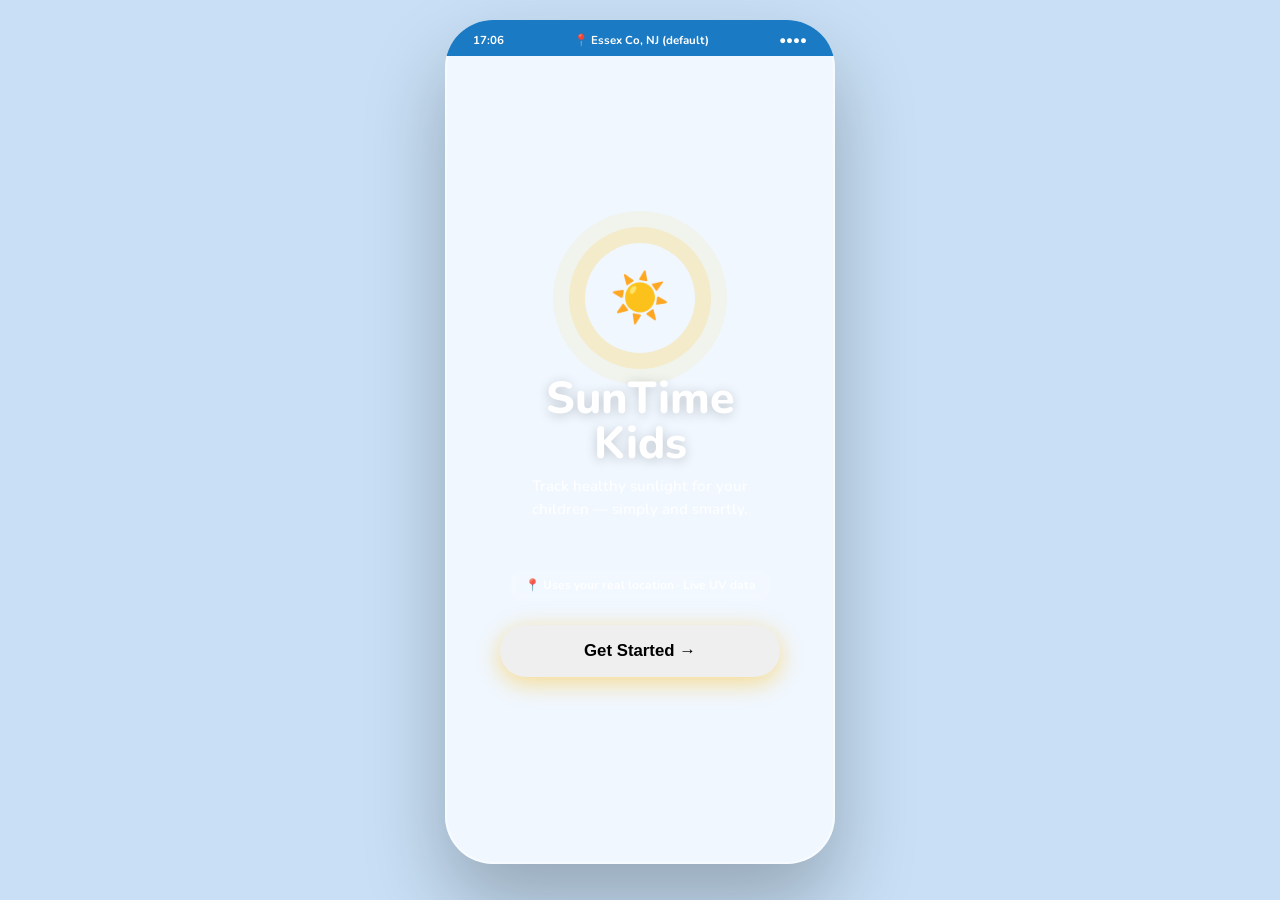
<file: Index.html>
<!DOCTYPE html>

<html lang="en">
<head>
<meta charset="UTF-8">
<meta name="viewport" content="width=device-width, initial-scale=1.0, maximum-scale=1.0">
<meta name="apple-mobile-web-app-capable" content="yes">
<meta name="apple-mobile-web-app-status-bar-style" content="black-translucent">
<meta name="apple-mobile-web-app-title" content="SunTimeKids">
<meta name="mobile-web-app-capable" content="yes">
<title>SunTimeKids v2.1</title>
<link href="https://fonts.googleapis.com/css2?family=Nunito:wght@400;600;700;800;900&family=Baloo+2:wght@700;800&display=swap" rel="stylesheet">
<style>
  :root {
    --sun: #FFB800; --sun-deep: #FF8C00;
    --sky: #5BC8F5; --sky-dark: #1A7AC4;
    --grass: #4DC87A; --coral: #FF6060;
    --ink: #1A2340; --soft: #7A8AAF;
    --bg: #F0F7FF; --purple: #7C5CBF;
  }
  * { box-sizing: border-box; margin: 0; padding: 0; -webkit-tap-highlight-color: transparent; }
  body {
    font-family: 'Nunito', sans-serif;
    background: #C8DFF5;
    display: flex; justify-content: center; align-items: flex-start;
    min-height: 100vh; padding: 20px;
    margin: 0;
  }
  /* Full screen on real mobile, phone shell on desktop */
  @media (max-width: 430px) {
    body { padding: 0; background: var(--bg); align-items: stretch; }
    .phone { width: 100% !important; min-height: 100vh !important; border-radius: 0 !important; box-shadow: none !important; }
  }
  .phone {
    width: 390px; min-height: 844px;
    background: var(--bg); border-radius: 48px;
    box-shadow: 0 40px 80px rgba(0,0,0,0.25), 0 0 0 2px rgba(255,255,255,0.5) inset;
    overflow: hidden; position: relative; display: flex; flex-direction: column;
  }
  .status-bar {
    background: var(--sky-dark); padding: 12px 28px 8px;
    display: flex; justify-content: space-between; align-items: center;
    color: white; font-size: 0.72rem; font-weight: 700; flex-shrink: 0;
  }
  .screen {
    display: none; flex-direction: column; flex: 1;
    overflow-y: auto; overflow-x: hidden; scrollbar-width: none;
  }
  .screen::-webkit-scrollbar { display: none; }
  .screen.active { display: flex; animation: screen-in 0.25s ease-out; }
  @keyframes screen-in { from{opacity:0;transform:translateX(16px)} to{opacity:1;transform:translateX(0)} }

/* –– SHARED COMPONENTS –– */
.btn-primary {
background: var(–sun); color: var(–ink); border: none; border-radius: 50px;
padding: 16px 40px; font-family: ‘Nunito’,sans-serif; font-size: 1.05rem;
font-weight: 800; cursor: pointer; box-shadow: 0 6px 24px rgba(255,184,0,0.45);
transition: transform 0.15s; width: 100%; max-width: 100%;
}
.btn-primary:active { transform: scale(0.97); }
.btn-secondary {
background: white; color: var(–sky-dark); border: 2.5px solid var(–sky);
border-radius: 50px; padding: 14px 32px; font-family: ‘Nunito’,sans-serif;
font-size: 0.95rem; font-weight: 800; cursor: pointer; width: 100%;
transition: transform 0.15s;
}
.btn-secondary:active { transform: scale(0.97); }
.btn-nav {
background: white; color: var(–sky-dark); border: 2px solid #DDE6F5;
border-radius: 50px; padding: 14px; font-family: ‘Nunito’,sans-serif;
font-size: 0.9rem; font-weight: 800; cursor: pointer; width: 100%;
}
.section-title { font-size: 0.72rem; font-weight: 800; text-transform: uppercase; letter-spacing: 1.5px; color: var(–soft); margin-bottom: 10px; }
.field-label { font-size: 0.75rem; font-weight: 800; text-transform: uppercase; letter-spacing: 1.5px; color: var(–soft); margin-bottom: 8px; }
.field-input {
width: 100%; border: 2px solid #DDE6F5; border-radius: 14px; padding: 13px 16px;
font-family: ‘Nunito’,sans-serif; font-size: 0.95rem; font-weight: 700;
color: var(–ink); background: white; outline: none; transition: border-color 0.2s;
}
.field-input:focus { border-color: var(–sky); }
.card {
background: white; border-radius: 20px; padding: 16px;
box-shadow: 0 4px 16px rgba(0,0,0,0.06);
}

/* –– WELCOME –– */
#screen-welcome {
background: linear-gradient(160deg, var(–sky-dark) 0%, #2D9ED8 50%, #5BC8F5 100%);
justify-content: center; align-items: center; text-align: center; padding: 40px 32px; gap: 0;
}
.welcome-sun {
width: 110px; height: 110px; background: radial-gradient(circle at 40% 35%, #FFE566, var(–sun) 60%, var(–sun-deep));
border-radius: 50%; margin: 0 auto 24px; display: flex; align-items: center; justify-content: center;
font-size: 3rem; box-shadow: 0 0 0 16px rgba(255,184,0,0.15), 0 0 0 32px rgba(255,184,0,0.07);
animation: pulse-sun 3s ease-in-out infinite;
}
@keyframes pulse-sun { 0%,100%{box-shadow:0 0 0 16px rgba(255,184,0,0.15),0 0 0 32px rgba(255,184,0,0.07)} 50%{box-shadow:0 0 0 22px rgba(255,184,0,0.2),0 0 0 40px rgba(255,184,0,0.05)} }
.welcome-title { font-family:‘Baloo 2’,cursive; font-size:2.8rem; font-weight:800; color:white; line-height:1; margin-bottom:8px; text-shadow:0 2px 12px rgba(0,0,0,0.2); }
.welcome-title span { color: var(–sun); }
.welcome-sub { color: rgba(255,255,255,0.85); font-size:0.95rem; font-weight:600; margin-bottom:48px; line-height:1.5; }
.welcome-badge {
background: rgba(255,255,255,0.15); border-radius: 50px; padding: 8px 16px;
font-size: 0.75rem; font-weight: 700; color: rgba(255,255,255,0.9); margin-bottom: 24px;
display: inline-block; backdrop-filter: blur(4px);
}

/* –– ONBOARDING –– */
.onboard-header { background: linear-gradient(135deg, var(–sky-dark), #2D9ED8); padding: 28px 24px 32px; color: white; }
.onboard-header h2 { font-family:‘Baloo 2’,cursive; font-size:1.6rem; font-weight:800; margin-bottom:4px; }
.onboard-header p { font-size:0.85rem; opacity:0.85; font-weight:600; }
.onboard-body { padding: 24px 20px; display: flex; flex-direction: column; gap: 20px; }
.photo-row { display: flex; align-items: center; gap: 16px; }
.photo-circle {
width: 72px; height: 72px; border-radius: 50%;
background: linear-gradient(135deg, #E8F4FF, #D0E8FF);
border: 2.5px dashed var(–sky); display: flex; align-items: center; justify-content: center;
font-size: 1.8rem; cursor: pointer; flex-shrink: 0; overflow: hidden;
}
.photo-circle img { width:100%; height:100%; object-fit:cover; }
.photo-hint { font-size:0.8rem; font-weight:600; color:var(–soft); line-height:1.5; }
.photo-hint strong { color:var(–sky-dark); display:block; font-size:0.85rem; }
.fitz-grid { display:flex; gap:8px; justify-content:space-between; }
.fitz-btn {
flex:1; border-radius:12px; border:2.5px solid transparent; padding:10px 4px;
cursor:pointer; display:flex; flex-direction:column; align-items:center; gap:4px;
background:white; transition:border-color 0.15s,transform 0.15s;
}
.fitz-btn:active { transform:scale(0.95); }
.fitz-btn.selected { border-color:var(–sky-dark); box-shadow:0 2px 10px rgba(26,122,196,0.2); }
.fitz-swatch { width:36px; height:36px; border-radius:50%; border:2px solid rgba(0,0,0,0.08); }
.fitz-btn span { font-size:0.6rem; font-weight:800; color:var(–soft); }
.privacy-note { display:flex; align-items:center; gap:8px; background:#F0FFF5; border:1.5px solid var(–grass); border-radius:12px; padding:10px 14px; font-size:0.75rem; font-weight:600; color:#2A7A40; }

/* –– HOME –– */
.home-header { background:linear-gradient(135deg,var(–sky-dark) 0%,#2D9ED8 100%); padding:24px 24px 48px; color:white; position:relative; overflow:hidden; }
.home-header::after { content:’’; position:absolute; bottom:-20px; left:0; right:0; height:40px; background:var(–bg); border-radius:50% 50% 0 0/100% 100% 0 0; }
.home-greeting { font-size:0.85rem; opacity:0.8; font-weight:600; }
.home-title { font-family:‘Baloo 2’,cursive; font-size:1.5rem; font-weight:800; margin-bottom:16px; }
.uv-pill { display:inline-flex; align-items:center; gap:8px; background:rgba(255,255,255,0.2); border-radius:50px; padding:8px 16px; font-size:0.82rem; font-weight:700; backdrop-filter:blur(4px); }
.uv-dot { width:10px; height:10px; border-radius:50%; background:var(–sun); animation:pulse-uv 2s infinite; }
@keyframes pulse-uv { 0%,100%{opacity:1} 50%{opacity:0.4} }
.home-body { padding:8px 20px 24px; display:flex; flex-direction:column; gap:14px; }
.child-card { background:white; border-radius:20px; padding:16px; display:flex; align-items:center; gap:14px; box-shadow:0 4px 16px rgba(0,0,0,0.06); }
.child-avatar { width:52px; height:52px; border-radius:50%; display:flex; align-items:center; justify-content:center; font-size:1.6rem; flex-shrink:0; border:3px solid white; box-shadow:0 2px 8px rgba(255,184,0,0.3); overflow:hidden; }
.child-avatar img { width:100%; height:100%; object-fit:cover; }
.child-info { flex:1; }
.child-name { font-weight:800; font-size:0.95rem; color:var(–ink); }
.child-meta { font-size:0.75rem; color:var(–soft); font-weight:600; }
.vit-bar-wrap { margin-top:6px; background:#EEF3FF; border-radius:50px; height:8px; overflow:hidden; }
.vit-bar { height:100%; border-radius:50px; background:linear-gradient(90deg,var(–grass),#7BE89A); transition:width 0.5s; }
.btn-headout {
background:linear-gradient(135deg,var(–sun),var(–sun-deep)); color:white; border:none;
border-radius:24px; padding:20px; font-family:‘Baloo 2’,cursive; font-size:1.3rem; font-weight:800;
cursor:pointer; box-shadow:0 8px 28px rgba(255,140,0,0.45); transition:transform 0.15s;
display:flex; align-items:center; justify-content:center; gap:10px;
text-shadow:0 1px 4px rgba(0,0,0,0.15); width:100%;
}
.btn-headout:active { transform:scale(0.97); }
.stats-row { display:flex; gap:12px; }
.stat-card { flex:1; background:white; border-radius:16px; padding:14px 12px; text-align:center; box-shadow:0 3px 12px rgba(0,0,0,0.05); }
.stat-icon { font-size:1.4rem; display:block; margin-bottom:4px; }
.stat-val { font-family:‘Baloo 2’,cursive; font-size:1.2rem; font-weight:800; color:var(–ink); }
.stat-label { font-size:0.67rem; font-weight:700; color:var(–soft); text-transform:uppercase; letter-spacing:0.5px; }

/* –– LOCATION BANNER –– */
.loc-banner {
background: #FFF8E8; border: 1.5px solid var(–sun); border-radius: 14px;
padding: 10px 14px; font-size: 0.78rem; font-weight: 700; color: #7A5500;
display: flex; align-items: center; gap: 8px;
}

/* –– WHO’S GOING OUT –– */
#screen-whosout { justify-content: flex-end; }
.modal-bg { flex:1; background:rgba(26,35,64,0.3); backdrop-filter:blur(2px); }
.modal-sheet { background:white; border-radius:28px 28px 0 0; padding:24px 24px 40px; box-shadow:0 -8px 32px rgba(0,0,0,0.12); }
.sheet-handle { width:40px; height:4px; background:#DDE6F5; border-radius:2px; margin:0 auto 20px; }
.sheet-title { font-family:‘Baloo 2’,cursive; font-size:1.4rem; font-weight:800; color:var(–ink); margin-bottom:4px; }
.sheet-sub { font-size:0.82rem; color:var(–soft); font-weight:600; margin-bottom:20px; }
.who-child { display:flex; align-items:center; gap:14px; padding:14px 16px; border-radius:16px; border:2.5px solid #EEF3FF; margin-bottom:10px; cursor:pointer; transition:border-color 0.15s,background 0.15s; background:#FAFCFF; }
.who-child.selected { border-color:var(–sky-dark); background:#EEF6FF; }
.who-check { width:26px; height:26px; border-radius:50%; border:2.5px solid #DDE6F5; display:flex; align-items:center; justify-content:center; margin-left:auto; font-size:0.9rem; transition:background 0.15s,border-color 0.15s; flex-shrink:0; }
.who-child.selected .who-check { background:var(–sky-dark); border-color:var(–sky-dark); color:white; }

/* –– SESSION SETUP –– */
.setup-header { background:linear-gradient(135deg,var(–grass),#38A85C); padding:24px 24px 32px; color:white; }
.setup-header h2 { font-family:‘Baloo 2’,cursive; font-size:1.5rem; font-weight:800; margin-bottom:4px; }
.setup-header p { font-size:0.82rem; opacity:0.85; font-weight:600; }
.setup-body { padding:20px; display:flex; flex-direction:column; gap:20px; }
.clothing-grid { display:flex; gap:8px; justify-content:space-between; }
.clothing-btn { flex:1; border-radius:14px; border:2.5px solid #DDE6F5; padding:10px 4px; cursor:pointer; display:flex; flex-direction:column; align-items:center; gap:4px; background:white; transition:border-color 0.15s,background 0.15s; }
.clothing-btn:active { transform:scale(0.95); }
.clothing-btn.selected { border-color:var(–grass); background:#F0FFF5; }
.clothing-icon { font-size:1.6rem; }
.clothing-label { font-size:0.58rem; font-weight:800; color:var(–soft); text-align:center; line-height:1.2; }
.spf-grid { display:flex; gap:8px; }
.spf-btn { flex:1; border-radius:14px; border:2.5px solid #DDE6F5; padding:12px 6px; cursor:pointer; text-align:center; background:white; transition:border-color 0.15s,background 0.15s; }
.spf-btn.selected { border-color:var(–sky); background:#EEF6FF; }
.spf-icon { font-size:1.3rem; display:block; margin-bottom:3px; }
.spf-label { font-size:0.65rem; font-weight:800; color:var(–ink); }

/* –– ACTIVE SESSION –– */
#screen-session { background:linear-gradient(160deg,#0A4A7A 0%,#1A7AC4 40%,#2D9ED8 100%); color:white; }
.session-top { padding:24px 24px 16px; text-align:center; }
.session-children { display:flex; justify-content:center; margin-bottom:12px; }
.session-avatar { width:56px; height:56px; border-radius:50%; border:3px solid rgba(255,255,255,0.5); overflow:hidden; display:flex; align-items:center; justify-content:center; font-size:1.8rem; background:linear-gradient(135deg,#FFE0A0,#FFB800); margin:0 -4px; }
.session-avatar img { width:100%; height:100%; object-fit:cover; }
.session-label { font-size:0.82rem; opacity:0.8; font-weight:600; margin-bottom:2px; }
.session-timer { font-family:‘Baloo 2’,cursive; font-size:3rem; font-weight:800; letter-spacing:2px; text-shadow:0 2px 12px rgba(0,0,0,0.2); }
.bg-notice { background:rgba(255,255,255,0.12); border-radius:12px; padding:8px 16px; font-size:0.72rem; font-weight:700; opacity:0.85; margin:0 24px 8px; text-align:center; }
.progress-ring-wrap { display:flex; justify-content:center; padding:8px 0 16px; position:relative; }
.progress-ring-wrap svg { transform:rotate(-90deg); }
.progress-center { position:absolute; inset:0; display:flex; flex-direction:column; align-items:center; justify-content:center; }
.progress-pct { font-family:‘Baloo 2’,cursive; font-size:2.2rem; font-weight:800; color:white; }
.progress-sub { font-size:0.72rem; opacity:0.75; font-weight:600; }
.live-stats { display:grid; grid-template-columns:1fr 1fr 1fr; gap:10px; padding:0 20px 16px; }
.live-stat { background:rgba(255,255,255,0.12); border-radius:16px; padding:12px 8px; text-align:center; backdrop-filter:blur(4px); }
.live-stat-icon { font-size:1.3rem; display:block; margin-bottom:4px; }
.live-stat-val { font-family:‘Baloo 2’,cursive; font-size:1.1rem; font-weight:800; }
.live-stat-label { font-size:0.6rem; opacity:0.7; font-weight:700; text-transform:uppercase; letter-spacing:0.5px; }
.burn-section { margin:0 20px 16px; background:rgba(255,255,255,0.1); border-radius:16px; padding:14px 16px; }
.burn-title { font-size:0.72rem; font-weight:800; text-transform:uppercase; letter-spacing:1px; opacity:0.7; margin-bottom:8px; }
.burn-bar-bg { background:rgba(255,255,255,0.2); border-radius:50px; height:10px; overflow:hidden; }
.burn-bar { height:100%; border-radius:50px; transition:width 1s; }
.burn-safe { background:linear-gradient(90deg,#4DC87A,#7BE89A); }
.burn-warn { background:linear-gradient(90deg,#FFB800,#FF8C00); }
.burn-danger { background:linear-gradient(90deg,#FF6060,#FF3030); }
.burn-labels { display:flex; justify-content:space-between; margin-top:4px; }
.burn-labels span { font-size:0.6rem; opacity:0.6; font-weight:700; }
.btn-end { margin:0 20px 24px; background:rgba(255,255,255,0.15); color:white; border:2px solid rgba(255,255,255,0.3); border-radius:50px; padding:14px; font-family:‘Nunito’,sans-serif; font-size:0.9rem; font-weight:800; cursor:pointer; width:calc(100% - 40px); }

/* –– CELEBRATION –– */
#screen-celebrate { background:linear-gradient(160deg,#FF8C00 0%,var(–sun) 50%,#FFE566 100%); justify-content:center; align-items:center; text-align:center; padding:40px 32px; }
.confetti-wrap { position:relative; margin-bottom:20px; }
.celebrate-emoji { font-size:5rem; display:block; animation:cel-bounce 0.8s ease-in-out infinite alternate; }
@keyframes cel-bounce { from{transform:scale(1) rotate(-5deg)} to{transform:scale(1.1) rotate(5deg)} }
.confetti { position:absolute; width:8px; height:8px; border-radius:2px; animation:confetti-fall 2s ease-in-out infinite; }
@keyframes confetti-fall { 0%{transform:translateY(-20px) rotate(0deg);opacity:1} 100%{transform:translateY(60px) rotate(360deg);opacity:0} }
.celebrate-title { font-family:‘Baloo 2’,cursive; font-size:1.9rem; font-weight:800; color:white; text-shadow:0 2px 8px rgba(0,0,0,0.15); margin-bottom:8px; }
.celebrate-sub { color:rgba(255,255,255,0.85); font-size:0.88rem; font-weight:600; margin-bottom:28px; line-height:1.5; }
.celebrate-stats { display:flex; gap:12px; width:100%; margin-bottom:24px; }
.cel-stat { flex:1; background:rgba(255,255,255,0.25); border-radius:16px; padding:14px 8px; backdrop-filter:blur(4px); }
.cel-stat-val { font-family:‘Baloo 2’,cursive; font-size:1.4rem; font-weight:800; color:white; }
.cel-stat-label { font-size:0.65rem; font-weight:700; color:rgba(255,255,255,0.8); text-transform:uppercase; }
.btn-extend { background:white; color:var(–sun-deep); border:none; border-radius:50px; padding:16px 32px; font-family:‘Nunito’,sans-serif; font-size:1rem; font-weight:800; cursor:pointer; width:100%; margin-bottom:12px; box-shadow:0 6px 20px rgba(0,0,0,0.15); transition:transform 0.15s; }
.btn-extend:active { transform:scale(0.97); }
.btn-done { background:rgba(255,255,255,0.2); color:white; border:2px solid rgba(255,255,255,0.4); border-radius:50px; padding:14px 32px; font-family:‘Nunito’,sans-serif; font-size:0.95rem; font-weight:800; cursor:pointer; width:100%; }

/* –– DASHBOARD –– */
.dash-header { background:linear-gradient(135deg,var(–ink),#2A3A60); padding:24px 24px 36px; color:white; }
.dash-header h2 { font-family:‘Baloo 2’,cursive; font-size:1.5rem; font-weight:800; margin-bottom:4px; }
.dash-header p { font-size:0.82rem; opacity:0.7; font-weight:600; }
.dash-body { padding:12px 20px 32px; display:flex; flex-direction:column; gap:16px; }
.dash-section-title { font-size:0.72rem; font-weight:800; text-transform:uppercase; letter-spacing:1.5px; color:var(–soft); margin-bottom:10px; }
.week-chart { background:white; border-radius:20px; padding:18px; box-shadow:0 4px 16px rgba(0,0,0,0.06); }
.week-bars { display:flex; align-items:flex-end; gap:8px; height:80px; margin-bottom:8px; }
.week-bar-wrap { flex:1; display:flex; flex-direction:column; align-items:center; gap:4px; height:100%; justify-content:flex-end; }
.week-bar { width:100%; border-radius:6px 6px 0 0; min-height:4px; }
.week-bar.goal { background:linear-gradient(180deg,var(–grass),#38A85C); }
.week-bar.partial { background:linear-gradient(180deg,var(–sky),var(–sky-dark)); }
.week-bar.none { background:#EEF3FF; min-height:4px; height:4px !important; }
.week-day { font-size:0.62rem; font-weight:800; color:var(–soft); flex:1; text-align:center; }
.week-day.today { color:var(–sky-dark); }
.trend-grid { display:grid; grid-template-columns:1fr 1fr; gap:12px; }
.trend-card { background:white; border-radius:18px; padding:16px 14px; box-shadow:0 3px 12px rgba(0,0,0,0.05); }
.trend-icon { font-size:1.5rem; display:block; margin-bottom:6px; }
.trend-val { font-family:‘Baloo 2’,cursive; font-size:1.4rem; font-weight:800; color:var(–ink); }
.trend-label { font-size:0.7rem; font-weight:700; color:var(–soft); }
.trend-change { font-size:0.72rem; font-weight:800; margin-top:4px; }
.trend-up { color:var(–grass); } .trend-down { color:var(–coral); }

/* –– SESSION HISTORY –– */
.history-item {
background: white; border-radius:16px; padding:14px 16px;
box-shadow:0 3px 12px rgba(0,0,0,0.05); margin-bottom:10px;
display:flex; align-items:center; gap:12px;
}
.history-icon { font-size:1.8rem; flex-shrink:0; }
.history-info { flex:1; }
.history-title { font-weight:800; font-size:0.88rem; color:var(–ink); }
.history-meta { font-size:0.75rem; color:var(–soft); font-weight:600; margin-top:2px; }
.history-badge { background:linear-gradient(135deg,var(–sun),var(–sun-deep)); color:white; border-radius:50px; padding:4px 10px; font-size:0.7rem; font-weight:800; flex-shrink:0; }
.history-badge.partial { background:linear-gradient(135deg,var(–sky),var(–sky-dark)); }

/* –– CHILD SUMMARY –– */
.child-summary { background:white; border-radius:20px; padding:16px; box-shadow:0 3px 12px rgba(0,0,0,0.05); display:flex; align-items:center; gap:14px; margin-bottom:10px; }
.cs-avatar { width:48px; height:48px; border-radius:50%; display:flex; align-items:center; justify-content:center; font-size:1.5rem; flex-shrink:0; overflow:hidden; }
.cs-avatar img { width:100%; height:100%; object-fit:cover; }
.cs-info { flex:1; }
.cs-name { font-weight:800; font-size:0.9rem; color:var(–ink); }
.cs-stats { font-size:0.75rem; color:var(–soft); font-weight:600; margin-top:2px; }
.cs-streak { background:linear-gradient(135deg,var(–sun),var(–sun-deep)); color:white; border-radius:50px; padding:4px 10px; font-size:0.72rem; font-weight:800; }

/* –– BOTTOM NAV –– */
.bottom-nav { display:flex; background:white; border-top:1.5px solid #EEF3FF; padding:10px 0 16px; flex-shrink:0; }
.nav-item { flex:1; display:flex; flex-direction:column; align-items:center; gap:3px; cursor:pointer; padding:4px; }
.nav-icon { font-size:1.3rem; }
.nav-label { font-size:0.6rem; font-weight:800; color:var(–soft); text-transform:uppercase; letter-spacing:0.5px; }
.nav-item.active .nav-label { color:var(–sky-dark); }
.nav-item.active .nav-icon { filter: drop-shadow(0 0 4px rgba(26,122,196,0.4)); }

/* –– NOTIF PERMISSION BANNER –– */
.notif-banner {
background:#F0FFF5; border:1.5px solid var(–grass); border-radius:14px;
padding:12px 14px; font-size:0.78rem; font-weight:700; color:#2A7A40;
display:flex; align-items:center; justify-content:space-between; gap:8px;
}
.notif-banner button { background:var(–grass); color:white; border:none; border-radius:50px; padding:6px 14px; font-family:‘Nunito’,sans-serif; font-size:0.75rem; font-weight:800; cursor:pointer; flex-shrink:0; }
</style>

</head>
<body>
<div class="phone">
  <!-- Status bar -->
  <div class="status-bar">
    <span id="clock">9:41</span>
    <span id="status-loc">📍 Locating…</span>
    <span>●●●●</span>
  </div>

  <!-- ===== WELCOME ===== -->

  <div class="screen active" id="screen-welcome">
    <div class="welcome-sun">☀️</div>
    <h1 class="welcome-title">Sun<span>Time</span><br>Kids</h1>
    <p class="welcome-sub">Track healthy sunlight for your<br>children — simply and smartly.</p>
    <div class="welcome-badge">📍 Uses your real location · Live UV data</div>
    <button class="btn-primary" style="max-width:280px;" onclick="goTo('screen-onboard')">Get Started →</button>
  </div>

  <!-- ===== ONBOARDING ===== -->

  <div class="screen" id="screen-onboard">
    <div class="onboard-header">
      <h2>👶 Add Your Children</h2>
      <p>Set up profiles — takes under a minute</p>
    </div>
    <div class="onboard-body">

```
  <!-- Child 1 -->
  <div style="background:#F8FAFF;border-radius:16px;padding:16px;border:2px solid #DDE6F5;">
    <div style="font-size:0.75rem;font-weight:800;color:var(--sky-dark);text-transform:uppercase;letter-spacing:1px;margin-bottom:12px;">Child 1</div>
    <div style="display:flex;gap:12px;margin-bottom:12px;">
      <div style="flex:1;">
        <div class="field-label">Name</div>
        <input class="field-input" id="name-0" type="text" placeholder="e.g. Emma" value="Emma">
      </div>
      <div style="width:80px;">
        <div class="field-label">Age</div>
        <input class="field-input" id="age-0" type="number" placeholder="5" value="5" min="0" max="17">
      </div>
    </div>
    <div class="field-label">Skin Tone</div>
    <div class="fitz-grid" id="fitz-0">
      <button class="fitz-btn" onclick="selectFitz(0,this,1)"><div class="fitz-swatch" style="background:#FDDBB4;"></div><span>I</span></button>
      <button class="fitz-btn" onclick="selectFitz(0,this,2)"><div class="fitz-swatch" style="background:#F5C89A;"></div><span>II</span></button>
      <button class="fitz-btn selected" onclick="selectFitz(0,this,3)"><div class="fitz-swatch" style="background:#E0A87C;"></div><span>III</span></button>
      <button class="fitz-btn" onclick="selectFitz(0,this,4)"><div class="fitz-swatch" style="background:#C07A4A;"></div><span>IV</span></button>
      <button class="fitz-btn" onclick="selectFitz(0,this,5)"><div class="fitz-swatch" style="background:#7A4A28;"></div><span>V</span></button>
      <button class="fitz-btn" onclick="selectFitz(0,this,6)"><div class="fitz-swatch" style="background:#3A2010;"></div><span>VI</span></button>
    </div>
    <div style="margin-top:12px;">
      <div class="field-label">Photo (optional)</div>
      <div class="photo-row">
        <div class="photo-circle" id="photo-0" onclick="document.getElementById('file-0').click()">📷</div>
        <input type="file" id="file-0" accept="image/*" style="display:none" onchange="handlePhoto(0,event)">
        <div class="photo-hint"><strong>Tap to add photo</strong>Stored on-device only</div>
      </div>
    </div>
  </div>

  <!-- Child 2 -->
  <div style="background:#F8FAFF;border-radius:16px;padding:16px;border:2px solid #DDE6F5;">
    <div style="font-size:0.75rem;font-weight:800;color:var(--sky-dark);text-transform:uppercase;letter-spacing:1px;margin-bottom:12px;">Child 2</div>
    <div style="display:flex;gap:12px;margin-bottom:12px;">
      <div style="flex:1;">
        <div class="field-label">Name</div>
        <input class="field-input" id="name-1" type="text" placeholder="e.g. Alex" value="Alex">
      </div>
      <div style="width:80px;">
        <div class="field-label">Age</div>
        <input class="field-input" id="age-1" type="number" placeholder="2" value="2" min="0" max="17">
      </div>
    </div>
    <div class="field-label">Skin Tone</div>
    <div class="fitz-grid" id="fitz-1">
      <button class="fitz-btn" onclick="selectFitz(1,this,1)"><div class="fitz-swatch" style="background:#FDDBB4;"></div><span>I</span></button>
      <button class="fitz-btn" onclick="selectFitz(1,this,2)"><div class="fitz-swatch" style="background:#F5C89A;"></div><span>II</span></button>
      <button class="fitz-btn selected" onclick="selectFitz(1,this,3)"><div class="fitz-swatch" style="background:#E0A87C;"></div><span>III</span></button>
      <button class="fitz-btn" onclick="selectFitz(1,this,4)"><div class="fitz-swatch" style="background:#C07A4A;"></div><span>IV</span></button>
      <button class="fitz-btn" onclick="selectFitz(1,this,5)"><div class="fitz-swatch" style="background:#7A4A28;"></div><span>V</span></button>
      <button class="fitz-btn" onclick="selectFitz(1,this,6)"><div class="fitz-swatch" style="background:#3A2010;"></div><span>VI</span></button>
    </div>
    <div style="margin-top:12px;">
      <div class="field-label">Photo (optional)</div>
      <div class="photo-row">
        <div class="photo-circle" id="photo-1" onclick="document.getElementById('file-1').click()">📷</div>
        <input type="file" id="file-1" accept="image/*" style="display:none" onchange="handlePhoto(1,event)">
        <div class="photo-hint"><strong>Tap to add photo</strong>Stored on-device only</div>
      </div>
    </div>
  </div>

  <div class="privacy-note">🔒 All data stored on your device only. No account required. COPPA compliant.</div>
  <button class="btn-primary" onclick="saveProfiles()">Save Profiles & Continue →</button>
</div>
```

  </div>

  <!-- ===== HOME ===== -->

  <div class="screen" id="screen-home">
    <div class="home-header">
      <div class="home-greeting" id="home-greeting">Good morning ☀️</div>
      <div class="home-title">Ready to head outside?</div>
      <div class="uv-pill">
        <div class="uv-dot"></div>
        <span id="uv-display">Fetching UV Index…</span>
      </div>
    </div>
    <div class="home-body">
      <div id="notif-banner-wrap"></div>
      <div id="loc-row" style="background:#FFF8E8;border:1.5px solid #FFB800;border-radius:14px;padding:10px 14px;display:flex;align-items:center;justify-content:space-between;margin-bottom:4px;">
        <span style="font-size:0.78rem;font-weight:700;color:#7A5500;" id="loc-label">📍 Detecting location…</span>
        <button id="loc-change-btn" style="background:#4DC87A;color:white;border:none;border-radius:50px;padding:6px 14px;font-family:Nunito,sans-serif;font-size:0.75rem;font-weight:800;cursor:pointer;">Change</button>
      </div>
      <div id="child-cards"></div>
      <button class="btn-headout" onclick="goTo('screen-whosout')">
        <span style="font-size:1.8rem;">🌤️</span> We're Heading Out!
      </button>
      <div class="stats-row">
        <div class="stat-card">
          <span class="stat-icon">🔥</span>
          <div class="stat-val" id="stat-streak">0</div>
          <div class="stat-label">Day streak</div>
        </div>
        <div class="stat-card">
          <span class="stat-icon">⏱️</span>
          <div class="stat-val" id="stat-weektime">0m</div>
          <div class="stat-label">This week</div>
        </div>
        <div class="stat-card">
          <span class="stat-icon">🎯</span>
          <div class="stat-val" id="stat-goals">0/0</div>
          <div class="stat-label">Goals hit</div>
        </div>
      </div>
      <button class="btn-nav" onclick="goTo('screen-dash')">📊 View Dashboard & History</button>
    </div>
  </div>

  <!-- ===== WHO'S GOING OUT ===== -->

  <div class="screen" id="screen-whosout">
    <div class="modal-bg" onclick="goTo('screen-home')"></div>
    <div class="modal-sheet">
      <div class="sheet-handle"></div>
      <div class="sheet-title">Who's heading out? 🌤️</div>
      <div class="sheet-sub">Select the children joining this session</div>
      <div id="who-list"></div>
      <button class="btn-primary" style="margin-top:8px;" onclick="goTo('screen-setup')">Continue →</button>
    </div>
  </div>

  <!-- ===== SESSION SETUP ===== -->

  <div class="screen" id="screen-setup">
    <div class="setup-header">
      <h2>⚙️ Quick Setup</h2>
      <p>How are the kids dressed today?</p>
    </div>
    <div class="setup-body">
      <div class="card">
        <div style="display:flex;justify-content:space-between;align-items:center;margin-bottom:8px;">
          <span style="font-size:0.8rem;font-weight:700;color:var(--soft);">☀️ Live UV Index</span>
          <span style="font-family:'Baloo 2',cursive;font-size:1.3rem;font-weight:800;color:var(--ink);" id="uv-setup">–</span>
        </div>
        <div style="display:flex;justify-content:space-between;">
          <span style="font-size:0.8rem;font-weight:700;color:var(--soft);">📍 Location</span>
          <span style="font-size:0.8rem;font-weight:700;color:var(--ink);" id="setup-loc">Detecting…</span>
        </div>
      </div>

```
  <div>
    <div class="section-title">👕 Clothing Coverage</div>
    <div class="clothing-grid">
      <button class="clothing-btn selected" onclick="selectClothing(this,1.0)"><span class="clothing-icon">🩱</span><span class="clothing-label">Swimsuit</span></button>
      <button class="clothing-btn" onclick="selectClothing(this,0.7)"><span class="clothing-icon">🩳</span><span class="clothing-label">Tank + Shorts</span></button>
      <button class="clothing-btn" onclick="selectClothing(this,0.55)"><span class="clothing-icon">👕</span><span class="clothing-label">Tee + Shorts</span></button>
      <button class="clothing-btn" onclick="selectClothing(this,0.35)"><span class="clothing-icon">👖</span><span class="clothing-label">Tee + Pants</span></button>
      <button class="clothing-btn" onclick="selectClothing(this,0.2)"><span class="clothing-icon">🧥</span><span class="clothing-label">Full Cover</span></button>
    </div>
  </div>

  <div>
    <div class="section-title">🧴 Sunscreen</div>
    <div class="spf-grid">
      <button class="spf-btn selected" onclick="selectSPF(this,1.0)"><span class="spf-icon">🚫</span><span class="spf-label">None</span></button>
      <button class="spf-btn" onclick="selectSPF(this,0.45)"><span class="spf-icon">🧴</span><span class="spf-label">SPF 15</span></button>
      <button class="spf-btn" onclick="selectSPF(this,0.28)"><span class="spf-icon">🧴</span><span class="spf-label">SPF 30</span></button>
      <button class="spf-btn" onclick="selectSPF(this,0.2)"><span class="spf-icon">🧴</span><span class="spf-label">SPF 50+</span></button>
    </div>
  </div>

  <button class="btn-primary" onclick="startSession()">▶ Start Session</button>
  <button class="btn-secondary" onclick="goTo('screen-home')">← Back</button>
</div>
```

  </div>

  <!-- ===== ACTIVE SESSION ===== -->

  <div class="screen" id="screen-session">
    <div class="session-top">
      <div class="session-children" id="session-avatars"></div>
      <div class="session-label">Time Outdoors</div>
      <div class="session-timer" id="session-timer">00:00</div>
    </div>
    <div class="bg-notice">⏸ App tracks time even when you switch away — come back to check progress</div>
    <div class="progress-ring-wrap">
      <svg width="170" height="170" viewBox="0 0 170 170">
        <circle cx="85" cy="85" r="72" fill="none" stroke="rgba(255,255,255,0.15)" stroke-width="12"/>
        <circle cx="85" cy="85" r="72" fill="none" stroke="#FFB800" stroke-width="12"
          stroke-linecap="round" stroke-dasharray="452" stroke-dashoffset="452" id="progress-arc"/>
      </svg>
      <div class="progress-center">
        <div class="progress-pct" id="progress-pct">0%</div>
        <div class="progress-sub">Vitamin D Goal</div>
      </div>
    </div>
    <div class="live-stats">
      <div class="live-stat"><span class="live-stat-icon">🌡️</span><div class="live-stat-val" id="live-uv">–</div><div class="live-stat-label">UV Index</div></div>
      <div class="live-stat"><span class="live-stat-icon">💊</span><div class="live-stat-val" id="live-vitd">0 IU</div><div class="live-stat-label">Est. Vit D</div></div>
      <div class="live-stat"><span class="live-stat-icon">🎯</span><div class="live-stat-val" id="live-goal">–</div><div class="live-stat-label">Daily Goal</div></div>
    </div>
    <div class="burn-section">
      <div class="burn-title">🔴 Burn Risk Meter</div>
      <div class="burn-bar-bg"><div class="burn-bar burn-safe" id="burn-bar" style="width:3%"></div></div>
      <div class="burn-labels"><span>Safe</span><span>Caution</span><span>High Risk</span></div>
    </div>
    <button class="btn-end" onclick="endSessionManual()">⏹ End Session</button>
  </div>

  <!-- ===== CELEBRATION ===== -->

  <div class="screen" id="screen-celebrate">
    <div class="confetti-wrap">
      <span class="celebrate-emoji">🌟</span>
      <div class="confetti" style="left:20%;top:10%;background:#FFB800;animation-delay:0s;animation-duration:1.8s;"></div>
      <div class="confetti" style="left:70%;top:5%;background:#FF6060;animation-delay:0.3s;animation-duration:2.1s;"></div>
      <div class="confetti" style="left:45%;top:15%;background:#4DC87A;animation-delay:0.6s;animation-duration:1.6s;"></div>
      <div class="confetti" style="left:85%;top:20%;background:#5BC8F5;animation-delay:0.9s;animation-duration:2.3s;"></div>
      <div class="confetti" style="left:10%;top:25%;background:#7C5CBF;animation-delay:1.2s;animation-duration:1.9s;"></div>
    </div>
    <h2 class="celebrate-title" id="cel-title">Goal Reached! ☀️</h2>
    <p class="celebrate-sub" id="cel-sub">Daily vitamin D goal achieved</p>
    <div class="celebrate-stats">
      <div class="cel-stat"><div class="cel-stat-val" id="cel-vitd">400 IU</div><div class="cel-stat-label">Vit D Today</div></div>
      <div class="cel-stat"><div class="cel-stat-val" id="cel-duration">–</div><div class="cel-stat-label">Time Outside</div></div>
      <div class="cel-stat"><div class="cel-stat-val" id="cel-streak">🔥 1</div><div class="cel-stat-label">Day Streak</div></div>
    </div>
    <button class="btn-extend" onclick="extendSession()">▶ Keep Playing Outside</button>
    <button class="btn-done" onclick="finishSession()">✓ We're Done for Today</button>
  </div>

  <!-- ===== DASHBOARD ===== -->

  <div class="screen" id="screen-dash">
    <div class="dash-header">
      <h2>📊 Dashboard</h2>
      <p id="dash-subtitle">Your sunlight tracking summary</p>
    </div>
    <div class="dash-body">
      <div>
        <div class="dash-section-title">This Week's Outdoor Time</div>
        <div class="week-chart">
          <div class="week-bars" id="week-bars"></div>
          <div style="display:flex;gap:8px;" id="week-day-labels"></div>
        </div>
      </div>
      <div>
        <div class="dash-section-title">Monthly Summary</div>
        <div class="trend-grid" id="trend-grid"></div>
      </div>
      <div>
        <div class="dash-section-title">Children</div>
        <div id="dash-child-list"></div>
      </div>
      <div>
        <div class="dash-section-title">Recent Sessions</div>
        <div id="session-history-list"></div>
      </div>
      <button class="btn-nav" onclick="goTo('screen-home')">← Back to Home</button>
    </div>
  </div>

  <!-- Location modal (replaces prompt() which iOS blocks) -->

  <div id="loc-modal" style="display:none;position:absolute;inset:0;background:rgba(26,35,64,0.7);z-index:200;align-items:center;justify-content:center;padding:32px;">
    <div style="background:white;border-radius:24px;padding:28px 24px;width:100%;box-shadow:0 20px 60px rgba(0,0,0,0.3);">
      <div style="font-family:'Baloo 2',cursive;font-size:1.3rem;font-weight:800;color:#1A2340;margin-bottom:6px;">📍 Change Location</div>
      <div style="font-size:0.82rem;color:#7A8AAF;font-weight:600;margin-bottom:16px;">Enter a city name or tap the GPS button to use your current location</div>
      <input id="loc-input" type="text" placeholder="e.g. Nashville, TN" style="width:100%;border:2px solid #DDE6F5;border-radius:14px;padding:13px 16px;font-family:Nunito,sans-serif;font-size:0.95rem;font-weight:700;color:#1A2340;outline:none;margin-bottom:12px;">
      <button id="loc-gps-btn" style="width:100%;background:#1A7AC4;color:white;border:none;border-radius:14px;padding:13px;font-family:Nunito,sans-serif;font-size:0.9rem;font-weight:800;cursor:pointer;margin-bottom:8px;">📡 Use My Current GPS Location</button>
      <button id="loc-search-btn" style="width:100%;background:#FFB800;color:#1A2340;border:none;border-radius:14px;padding:13px;font-family:Nunito,sans-serif;font-size:0.9rem;font-weight:800;cursor:pointer;margin-bottom:8px;">🔍 Search City</button>
      <button id="loc-cancel-btn" style="width:100%;background:white;color:#7A8AAF;border:2px solid #DDE6F5;border-radius:14px;padding:12px;font-family:Nunito,sans-serif;font-size:0.9rem;font-weight:800;cursor:pointer;">Cancel</button>
    </div>
  </div>

  <!-- Bottom nav -->

  <div class="bottom-nav" id="bottom-nav" style="display:none;">
    <div class="nav-item" id="nav-home" onclick="goTo('screen-home')"><span class="nav-icon">🏠</span><span class="nav-label">Home</span></div>
    <div class="nav-item" onclick="goTo('screen-whosout')"><span class="nav-icon">🌤️</span><span class="nav-label">Session</span></div>
    <div class="nav-item" id="nav-dash" onclick="goTo('screen-dash')"><span class="nav-icon">📊</span><span class="nav-label">Dashboard</span></div>
    <div class="nav-item"><span class="nav-icon">⚙️</span><span class="nav-label">Settings</span></div>
  </div>
</div>

<script>
// ============================================================
// STATE
// ============================================================
const APP = {
  children: [
    { name:'Emma', age:5, fitz:3, photo:null, goal:400 },
    { name:'Alex',  age:2, fitz:3, photo:null, goal:300 }
  ],
  selectedChildren: [0,1],
  uvIndex: null,
  locationName: 'Essex County, NJ',
  lat: 40.79, lng: -74.21,          // default Essex County
  clothingFactor: 1.0,
  spfFactor: 1.0,
  session: null,                     // active session object
  sessions: [],                      // persisted completed sessions
  goalReached: false,
  tickInterval: null,
  visibilityHandler: null
};

// Fitzpatrick: minutes to 400 IU at UV 5, outdoors, no SPF
const FITZ_BASE_MIN = [8, 12, 16, 22, 32, 45];
// Fitzpatrick: minutes to burn at UV 5
const FITZ_BURN_MIN = [15, 20, 30, 45, 60, 90];

// ============================================================
// CLOCK
// ============================================================
function updateClock() {
  const now = new Date();
  const h = now.getHours().toString().padStart(2,'0');
  const m = now.getMinutes().toString().padStart(2,'0');
  document.getElementById('clock').textContent = h + ':' + m;
  const greet = now.getHours() < 12 ? 'Good morning' : now.getHours() < 17 ? 'Good afternoon' : 'Good evening';
  const greetEl = document.getElementById('home-greeting');
  if (greetEl) greetEl.textContent = greet + ' ☀️';
}
updateClock();
setInterval(updateClock, 15000);

// ============================================================
// GEOLOCATION + UV
// ============================================================
function initLocation() {
  setLocLabel('Detecting…');
  if (!navigator.geolocation) {
    setLocLabel('Essex Co, NJ (default)');
    fetchUV(APP.lat, APP.lng);
    return;
  }
  navigator.geolocation.getCurrentPosition(
    pos => {
      APP.lat = pos.coords.latitude;
      APP.lng = pos.coords.longitude;
      APP.locationName = pos.coords.latitude.toFixed(2) + '°N, ' + Math.abs(pos.coords.longitude).toFixed(2) + '°W';
      setLocLabel(APP.locationName);
      fetchUV(APP.lat, APP.lng);
    },
    () => {
      APP.locationName = 'Essex Co, NJ (default)';
      setLocLabel(APP.locationName);
      fetchUV(APP.lat, APP.lng);
    },
    { enableHighAccuracy: true, timeout: 12000, maximumAge: 60000 }
  );
}

function setLocLabel(text) {
  const el = document.getElementById('loc-label');
  if (el) el.textContent = '📍 ' + text;
  document.getElementById('status-loc').textContent = '📍 ' + text;
}

function promptManualLocation() {
  const modal = document.getElementById('loc-modal');
  modal.style.display = 'flex';
  document.getElementById('loc-input').value = '';
  document.getElementById('loc-input').focus();
}

function closeLocModal() {
  document.getElementById('loc-modal').style.display = 'none';
}

function applyManualLocation() {
  const input = document.getElementById('loc-input').value.trim();
  if (!input) return;
  closeLocModal();
  const coords = input.match(/(-?[0-9]+\.?[0-9]*)\s*,\s*(-?[0-9]+\.?[0-9]*)/);
  if (coords) {
    APP.lat = parseFloat(coords[1]);
    APP.lng = parseFloat(coords[2]);
    APP.locationName = input;
    setLocLabel(APP.locationName);
    fetchUV(APP.lat, APP.lng);
  } else {
    fetchCityCoords(input);
  }
}

function applyGPSLocation() {
  closeLocModal();
  setLocLabel('Detecting GPS…');
  if (!navigator.geolocation) {
    setLocLabel('GPS unavailable');
    return;
  }
  navigator.geolocation.getCurrentPosition(
    pos => {
      APP.lat = pos.coords.latitude;
      APP.lng = pos.coords.longitude;
      APP.locationName = pos.coords.latitude.toFixed(2) + '°N, ' + Math.abs(pos.coords.longitude).toFixed(2) + '°W';
      setLocLabel(APP.locationName);
      fetchUV(APP.lat, APP.lng);
    },
    () => setLocLabel('GPS unavailable — enter city manually'),
    { enableHighAccuracy: true, timeout: 12000 }
  );
}

async function fetchCityCoords(cityName) {
  setLocLabel('Searching ' + cityName + '…');
  try {
    const url = 'https://geocoding-api.open-meteo.com/v1/search?name=' + encodeURIComponent(cityName) + '&count=1';
    const res = await fetch(url);
    const data = await res.json();
    if (data.results && data.results.length > 0) {
      const r = data.results[0];
      APP.lat = r.latitude;
      APP.lng = r.longitude;
      APP.locationName = r.name + (r.admin1 ? ', ' + r.admin1 : '');
      setLocLabel(APP.locationName);
      fetchUV(APP.lat, APP.lng);
    } else {
      setLocLabel('Not found — try again');
    }
  } catch(e) {
    setLocLabel('Search failed — check connection');
  }
}

async function fetchUV(lat, lng) {
  try {
    const url = `https://api.open-meteo.com/v1/forecast?latitude=${lat}&longitude=${lng}&current=uv_index&timezone=auto`;
    const res = await fetch(url);
    const data = await res.json();
    const uv = data.current?.uv_index;
    if (uv != null) {
      APP.uvIndex = parseFloat(uv.toFixed(1));
      updateAllUVDisplays();
    }
  } catch(e) {
    APP.uvIndex = 4.5;
    updateAllUVDisplays();
  }
}

function uvLabel(uv) {
  if (uv <= 2) return 'Low';
  if (uv <= 5) return 'Moderate';
  if (uv <= 7) return 'High';
  if (uv <= 10) return 'Very High';
  return 'Extreme';
}

function updateAllUVDisplays() {
  const uv = APP.uvIndex;
  const lbl = uvLabel(uv);
  const disp = document.getElementById('uv-display');
  if (disp) { disp.textContent = `UV ${uv} · ${lbl}`; }
  const setup = document.getElementById('uv-setup');
  if (setup) setup.textContent = `${uv} — ${lbl}`;
  const live = document.getElementById('live-uv');
  if (live) live.textContent = uv;
  const setupLoc = document.getElementById('setup-loc');
  if (setupLoc) setupLoc.textContent = APP.locationName;
}

// Refresh UV every 5 min
setInterval(() => fetchUV(APP.lat, APP.lng), 300000);

// ============================================================
// NOTIFICATIONS
// ============================================================
function requestNotifications() {
  try {
    if (typeof Notification === 'undefined') return;
    if (typeof Notification.requestPermission !== 'function') return;
    Notification.requestPermission().then(p => {
      document.getElementById('notif-banner-wrap').innerHTML = '';
      if (p === 'granted') showNotification('SunTimeKids', 'Notifications enabled! You\'ll be alerted when goals are reached 🌟');
    }).catch(() => {});
  } catch(e) {}
}

function showNotification(title, body) {
  try {
    if (typeof Notification === 'undefined') return;
    if (Notification.permission === 'granted') {
      new Notification(title, { body });
    }
  } catch(e) {
    // iOS Safari does not support Web Notifications - fail silently
  }
}

function maybeShowNotifBanner() {
  if (!('Notification' in window)) return;
  if (Notification.permission === 'default') {
    document.getElementById('notif-banner-wrap').innerHTML = `
      <div class="notif-banner" style="margin-bottom:10px;">
        🔔 Get goal alerts even when app is backgrounded
        <button onclick="requestNotifications()">Enable</button>
      </div>`;
  }
}

// ============================================================
// NAVIGATION
// ============================================================
const NAV_SCREENS = ['screen-home', 'screen-dash'];

function goTo(id) {
  document.querySelectorAll('.screen').forEach(s => s.classList.remove('active'));
  document.getElementById(id).classList.add('active');
  const nav = document.getElementById('bottom-nav');
  nav.style.display = NAV_SCREENS.includes(id) ? 'flex' : 'none';

  // Nav active state
  document.querySelectorAll('.nav-item').forEach(n => n.classList.remove('active'));
  if (id === 'screen-home') document.getElementById('nav-home')?.classList.add('active');
  if (id === 'screen-dash') document.getElementById('nav-dash')?.classList.add('active');

  if (id === 'screen-home') renderHome();
  if (id === 'screen-whosout') renderWhosList();
  if (id === 'screen-setup') updateAllUVDisplays();
  if (id === 'screen-dash') renderDash();
  if (id === 'screen-session') resumeSessionUI();
}

// ============================================================
// ONBOARDING
// ============================================================
function selectFitz(childIdx, btn, val) {
  document.querySelectorAll(`#fitz-${childIdx} .fitz-btn`).forEach(b => b.classList.remove('selected'));
  btn.classList.add('selected');
  APP.children[childIdx].fitz = val;
}

function handlePhoto(idx, event) {
  const file = event.target.files[0];
  if (!file) return;
  const reader = new FileReader();
  reader.onload = e => {
    APP.children[idx].photo = e.target.result;
    const circle = document.getElementById(`photo-${idx}`);
    circle.innerHTML = `<img src="${e.target.result}" alt="photo">`;
  };
  reader.readAsDataURL(file);
}

function saveProfiles() {
  for (let i = 0; i < 2; i++) {
    const name = document.getElementById(`name-${i}`).value.trim();
    const age = parseInt(document.getElementById(`age-${i}`).value) || (i === 0 ? 5 : 2);
    if (name) APP.children[i].name = name;
    APP.children[i].age = age;
  }
  saveProfilesToStorage();
  goTo('screen-home');
}

// ============================================================
// HOME
// ============================================================
function renderHome() {
  maybeShowNotifBanner();
  renderChildCards();
  renderHomeStats();
}

function renderChildCards() {
  const container = document.getElementById('child-cards');
  const todaySessions = getTodaySessions();
  container.innerHTML = APP.children.map((c, i) => {
    const todayVitD = todaySessions
      .filter(s => s.childIndices.includes(i))
      .reduce((sum, s) => sum + (s.vitdAccumulated || 0), 0);
    const pct = Math.min(100, Math.round((todayVitD / c.goal) * 100));
    const avatarBg = i === 0 ? 'linear-gradient(135deg,#FFE0A0,#FFB800)' : 'linear-gradient(135deg,#A0E0FF,#5BC8F5)';
    const avatarContent = c.photo ? `<img src="${c.photo}" alt="${c.name}">` : (i===0?'👧':'👦');
    return `
      <div class="child-card" style="margin-bottom:10px;">
        <div class="child-avatar" style="background:${avatarBg};">${avatarContent}</div>
        <div class="child-info">
          <div class="child-name">${c.name}, age ${c.age}</div>
          <div class="child-meta">Vitamin D: ${Math.round(todayVitD)} / ${c.goal} IU today</div>
          <div class="vit-bar-wrap"><div class="vit-bar" style="width:${pct}%"></div></div>
        </div>
        <div style="font-size:1.2rem;">${pct >= 100 ? '✅' : '☀️'}</div>
      </div>`;
  }).join('');
}

function renderHomeStats() {
  const streak = calcStreak();
  const weekMin = getWeekTotalMinutes();
  const weekGoals = getWeekGoalCount();
  const weekDays = getWeekDayCount();
  document.getElementById('stat-streak').textContent = streak;
  document.getElementById('stat-weektime').textContent = weekMin >= 60 ? (weekMin/60).toFixed(1)+'h' : weekMin+'m';
  document.getElementById('stat-goals').textContent = `${weekGoals}/${weekDays}`;
}

// ============================================================
// WHO'S GOING OUT
// ============================================================
function renderWhosList() {
  const list = document.getElementById('who-list');
  list.innerHTML = APP.children.map((c, i) => {
    const sel = APP.selectedChildren.includes(i) ? 'selected' : '';
    const avatarBg = i === 0 ? 'linear-gradient(135deg,#FFE0A0,#FFB800)' : 'linear-gradient(135deg,#A0E0FF,#5BC8F5)';
    const avatarContent = c.photo ? `<img src="${c.photo}" alt="${c.name}">` : (i===0?'👧':'👦');
    return `
      <div class="who-child ${sel}" onclick="toggleChild(${i}, this)">
        <div class="child-avatar" style="width:44px;height:44px;font-size:1.3rem;background:${avatarBg};">${avatarContent}</div>
        <div>
          <div style="font-weight:800;font-size:0.9rem;color:var(--ink);">${c.name}</div>
          <div style="font-size:0.75rem;color:var(--soft);font-weight:600;">Age ${c.age} · Fitzpatrick Type ${c.fitz}</div>
        </div>
        <div class="who-check">${sel ? '✓' : ''}</div>
      </div>`;
  }).join('');
}

function toggleChild(i, el) {
  const idx = APP.selectedChildren.indexOf(i);
  if (idx > -1) {
    if (APP.selectedChildren.length > 1) {
      APP.selectedChildren.splice(idx, 1);
      el.classList.remove('selected');
      el.querySelector('.who-check').textContent = '';
    }
  } else {
    APP.selectedChildren.push(i);
    el.classList.add('selected');
    el.querySelector('.who-check').textContent = '✓';
  }
}

// ============================================================
// SESSION SETUP
// ============================================================
function selectClothing(btn, factor) {
  document.querySelectorAll('.clothing-btn').forEach(b => b.classList.remove('selected'));
  btn.classList.add('selected');
  APP.clothingFactor = factor;
}
function selectSPF(btn, factor) {
  document.querySelectorAll('.spf-btn').forEach(b => b.classList.remove('selected'));
  btn.classList.add('selected');
  APP.spfFactor = factor;
}

// ============================================================
// SESSION CORE — TIMESTAMP BASED
// ============================================================
function calcVitDPerSecond(fitzType) {
  const uv = APP.uvIndex || 4;
  const baseMin = FITZ_BASE_MIN[fitzType - 1];
  const iuPerMin = (400 / baseMin) * (uv / 5) * APP.clothingFactor * APP.spfFactor;
  return iuPerMin / 60;
}

function calcBurnPercentPerSecond(fitzType) {
  const uv = APP.uvIndex || 4;
  const burnMin = FITZ_BURN_MIN[fitzType - 1];
  const adjustedBurnSec = (burnMin * 60) / (uv / 5) / Math.max(APP.clothingFactor, 0.1) / Math.max(APP.spfFactor, 0.1);
  return 100 / adjustedBurnSec;
}

function startSession() {
  // Use the primary (first selected) child's fitz for calculations
  const primaryChild = APP.children[APP.selectedChildren[0]];
  APP.session = {
    startTime: Date.now(),
    childIndices: [...APP.selectedChildren],
    clothingFactor: APP.clothingFactor,
    spfFactor: APP.spfFactor,
    uvAtStart: APP.uvIndex || 4,
    fitzType: primaryChild.fitz,
    vitdPerSec: calcVitDPerSecond(primaryChild.fitz),
    burnPerSec: calcBurnPercentPerSecond(primaryChild.fitz),
    goal: primaryChild.goal,
    goalReached: false,
    pausedElapsed: 0   // seconds accumulated before any pause
  };
  APP.goalReached = false;

  // Render session avatars
  const avatarsEl = document.getElementById('session-avatars');
  avatarsEl.innerHTML = APP.selectedChildren.map(i => {
    const c = APP.children[i];
    const bg = i === 0 ? 'linear-gradient(135deg,#FFE0A0,#FFB800)' : 'linear-gradient(135deg,#A0E0FF,#5BC8F5)';
    const content = c.photo ? `<img src="${c.photo}" alt="${c.name}">` : (i===0?'👧':'👦');
    return `<div class="session-avatar" style="background:${bg};">${content}</div>`;
  }).join('');

  document.getElementById('live-goal').textContent = primaryChild.goal + ' IU';

  goTo('screen-session');
  startTick();
  setupVisibilityHandler();
}

function getElapsedSeconds() {
  if (!APP.session) return 0;
  return APP.session.pausedElapsed + Math.floor((Date.now() - APP.session.startTime) / 1000);
}

function startTick() {
  if (APP.tickInterval) clearInterval(APP.tickInterval);
  APP.tickInterval = setInterval(tickSession, 1000);
}

function stopTick() {
  if (APP.tickInterval) { clearInterval(APP.tickInterval); APP.tickInterval = null; }
}

// Page visibility — catch background/foreground transitions
function setupVisibilityHandler() {
  if (APP.visibilityHandler) document.removeEventListener('visibilitychange', APP.visibilityHandler);
  APP.visibilityHandler = () => {
    if (document.hidden) {
      // Going to background: store elapsed, stop tick
      APP.session.pausedElapsed = getElapsedSeconds();
      APP.session.startTime = Date.now(); // reset reference for when we come back
      stopTick();
    } else {
      // Coming back: restart tick, catchup UI immediately
      startTick();
      tickSession();
    }
  };
  document.addEventListener('visibilitychange', APP.visibilityHandler);
}

function resumeSessionUI() {
  if (!APP.session) return;
  tickSession();
  startTick();
}

function tickSession() {
  if (!APP.session) return;
  const elapsed = getElapsedSeconds();
  const vitd = elapsed * APP.session.vitdPerSec;
  const burn = Math.min(100, elapsed * APP.session.burnPerSec);
  const pct = Math.min(100, (vitd / APP.session.goal) * 100);

  // Timer display
  const m = Math.floor(elapsed / 60).toString().padStart(2,'0');
  const s = (elapsed % 60).toString().padStart(2,'0');
  document.getElementById('session-timer').textContent = `${m}:${s}`;

  // Progress ring
  const arc = document.getElementById('progress-arc');
  const circumference = 452;
  arc.style.strokeDashoffset = circumference - (circumference * pct / 100);
  document.getElementById('progress-pct').textContent = Math.round(pct) + '%';
  document.getElementById('live-vitd').textContent = Math.round(vitd) + ' IU';
  document.getElementById('live-uv').textContent = APP.session.uvAtStart;

  // Burn bar
  const burnBar = document.getElementById('burn-bar');
  burnBar.style.width = burn + '%';
  burnBar.className = 'burn-bar ' + (burn < 40 ? 'burn-safe' : burn < 70 ? 'burn-warn' : 'burn-danger');

  // Burn alert
  if (burn >= 80 && !APP.session.burnAlerted) {
    APP.session.burnAlerted = true;
    showNotification('⚠️ SunTimeKids — Burn Risk', `${APP.children[APP.session.childIndices[0]].name} is approaching sun overexposure. Consider shade or sunscreen.`);
  }

  // Goal reached
  if (pct >= 100 && !APP.session.goalReached) {
    APP.session.goalReached = true;
    APP.session.vitdAccumulated = vitd;
    APP.session.elapsedAtGoal = elapsed;
    stopTick();
    setTimeout(() => triggerCelebration(elapsed, vitd), 500);
  }
}

function triggerCelebration(elapsed, vitd) {
  const names = APP.session.childIndices.map(i => APP.children[i].name);
  const nameStr = names.length > 1 ? names.join(' & ') : names[0];
  const min = Math.floor(elapsed / 60);
  const sec = elapsed % 60;
  const timeStr = min > 0 ? `${min}m ${sec}s` : `${sec}s`;

  document.getElementById('cel-title').innerHTML = `${nameStr}<br>hit their goal! ☀️`;
  document.getElementById('cel-sub').textContent = `Daily vitamin D reached after ${timeStr} outdoors`;
  document.getElementById('cel-vitd').textContent = Math.round(vitd) + ' IU';
  document.getElementById('cel-duration').textContent = timeStr;
  document.getElementById('cel-streak').textContent = '🔥 ' + calcStreak();

  showNotification('🌟 SunTimeKids', `${nameStr} reached their daily vitamin D goal!`);
  goTo('screen-celebrate');
}

function extendSession() {
  APP.session.goalReached = false;
  APP.session.pausedElapsed = getElapsedSeconds();
  APP.session.startTime = Date.now();
  goTo('screen-session');
  startTick();
  setupVisibilityHandler();
}

function endSessionManual() {
  const elapsed = getElapsedSeconds();
  const vitd = elapsed * APP.session.vitdPerSec;
  APP.session.vitdAccumulated = vitd;
  APP.session.elapsedSeconds = elapsed;
  saveSession();
  stopTick();
  goTo('screen-home');
}

function finishSession() {
  APP.session.elapsedSeconds = APP.session.elapsedAtGoal || getElapsedSeconds();
  saveSession();
  stopTick();
  if (APP.visibilityHandler) {
    document.removeEventListener('visibilitychange', APP.visibilityHandler);
    APP.visibilityHandler = null;
  }
  APP.session = null;
  goTo('screen-home');
}

// ============================================================
// SESSION PERSISTENCE
// ============================================================
function saveSession() {
  if (!APP.session) return;
  const elapsed = APP.session.elapsedSeconds || getElapsedSeconds();
  const vitd = APP.session.vitdAccumulated || elapsed * APP.session.vitdPerSec;
  const record = {
    id: Date.now(),
    date: new Date().toISOString(),
    childIndices: APP.session.childIndices,
    elapsedSeconds: elapsed,
    vitdAccumulated: vitd,
    goalReached: vitd >= APP.session.goal,
    goal: APP.session.goal,
    uvIndex: APP.session.uvAtStart,
    location: APP.locationName
  };
  APP.sessions.push(record);
  // Persist to localStorage so data survives closing and reopening the app
  storeSet('stk_sessions', APP.sessions);
  saveProfilesToStorage();
}

async function loadSessions() {
  const saved = await storeLoad('stk_sessions');
  if (saved && Array.isArray(saved)) APP.sessions = saved;
}

function saveProfilesToStorage() {
  const profiles = APP.children.map(c => ({
    name: c.name, age: c.age, fitz: c.fitz, goal: c.goal, photo: c.photo
  }));
  storeSet('stk_profiles', profiles);
}

async function loadProfiles() {
  const profiles = await storeLoad('stk_profiles');
  if (profiles && Array.isArray(profiles)) {
    profiles.forEach((p, i) => {
      if (APP.children[i]) Object.assign(APP.children[i], p);
    });
  }
}

// ============================================================
// STORAGE — IndexedDB primary, localStorage + cookie fallbacks
// All three mechanisms tried to maximise iOS PWA compatibility
// ============================================================
const _mem = {};
let _db = null;

function storeInit() {
  return new Promise(resolve => {
    try {
      const req = indexedDB.open('SunTimeKids', 2);
      req.onupgradeneeded = e => {
        try { e.target.result.createObjectStore('kv'); } catch(ex) {}
      };
      req.onsuccess = e => { _db = e.target.result; resolve(); };
      req.onerror = () => resolve();
      req.onblocked = () => resolve();
    } catch(e) { resolve(); }
  });
}

function cookieSet(key, val) {
  try {
    // Encode as base64 to avoid cookie character issues
    const encoded = btoa(unescape(encodeURIComponent(JSON.stringify(val))));
    // Set with 1-year expiry
    const exp = new Date(Date.now() + 365*24*60*60*1000).toUTCString();
    document.cookie = key + '=' + encoded + '; expires=' + exp + '; path=/; SameSite=Lax';
  } catch(e) {}
}

function cookieGet(key) {
  try {
    const match = document.cookie.match('(^|;)\s*' + key + '\s*=\s*([^;]+)');
    if (match) return JSON.parse(decodeURIComponent(escape(atob(match[2]))));
  } catch(e) {}
  return null;
}

function storeSet(key, val) {
  _mem[key] = val;
  // IndexedDB
  if (_db) {
    try {
      const tx = _db.transaction('kv', 'readwrite');
      tx.objectStore('kv').put(JSON.stringify(val), key);
    } catch(e) {}
  }
  // localStorage
  try { localStorage.setItem(key, JSON.stringify(val)); } catch(e) {}
  // Cookie (most reliable in iOS PWA)
  cookieSet(key, val);
}

async function storeLoad(key) {
  // 1. Try IndexedDB
  if (_db) {
    try {
      const val = await new Promise(res => {
        const tx = _db.transaction('kv', 'readonly');
        const req = tx.objectStore('kv').get(key);
        req.onsuccess = () => res(req.result || null);
        req.onerror = () => res(null);
      });
      if (val) { const p = JSON.parse(val); _mem[key] = p; return p; }
    } catch(e) {}
  }
  // 2. Try localStorage
  try {
    const raw = localStorage.getItem(key);
    if (raw) { const p = JSON.parse(raw); _mem[key] = p; return p; }
  } catch(e) {}
  // 3. Try cookie
  const fromCookie = cookieGet(key);
  if (fromCookie) { _mem[key] = fromCookie; return fromCookie; }
  // 4. In-memory fallback
  return _mem[key] || null;
}

function getTodaySessions() {
  const today = new Date().toDateString();
  return APP.sessions.filter(s => new Date(s.date).toDateString() === today);
}

function getWeekSessions() {
  const now = new Date();
  const weekAgo = new Date(now - 7 * 86400000);
  return APP.sessions.filter(s => new Date(s.date) >= weekAgo);
}

function getWeekTotalMinutes() {
  return Math.round(getWeekSessions().reduce((sum, s) => sum + s.elapsedSeconds, 0) / 60);
}

function getWeekGoalCount() {
  return getWeekSessions().filter(s => s.goalReached).length;
}

function getWeekDayCount() {
  const days = new Set(getWeekSessions().map(s => new Date(s.date).toDateString()));
  return days.size || 1;
}

function calcStreak() {
  if (!APP.sessions.length) return 0;
  const days = [...new Set(APP.sessions.filter(s=>s.goalReached).map(s => new Date(s.date).toDateString()))];
  if (!days.length) return 0;
  days.sort((a,b) => new Date(b) - new Date(a));
  let streak = 0;
  let check = new Date(); check.setHours(0,0,0,0);
  for (let d of days) {
    const day = new Date(d); day.setHours(0,0,0,0);
    const diff = Math.round((check - day) / 86400000);
    if (diff <= 1) { streak++; check = day; }
    else break;
  }
  return streak;
}

// ============================================================
// DASHBOARD
// ============================================================
function renderDash() {
  document.getElementById('dash-subtitle').textContent = APP.locationName;
  renderWeekChart();
  renderTrendGrid();
  renderDashChildren();
  renderSessionHistory();
}

function renderWeekChart() {
  const days = ['Sun','Mon','Tue','Wed','Thu','Fri','Sat'];
  const today = new Date().getDay();
  const barsEl = document.getElementById('week-bars');
  const labelsEl = document.getElementById('week-day-labels');

  // Build per-day minute totals from real sessions
  const dayTotals = Array(7).fill(0);
  const dayGoals = Array(7).fill(false);
  APP.sessions.forEach(s => {
    const d = new Date(s.date).getDay();
    dayTotals[d] += s.elapsedSeconds / 60;
    if (s.goalReached) dayGoals[d] = true;
  });

  // Add some demo data if no real sessions yet so chart looks useful
  if (!APP.sessions.length) {
    const demo = [35, 0, 65, 48, 70, 55, 0];
    demo.forEach((v,i) => { if (i !== today) { dayTotals[i] = v; if (v >= 60) dayGoals[i] = true; } });
  }

  const maxVal = Math.max(...dayTotals, 1);
  barsEl.innerHTML = days.map((d,i) => {
    const v = dayTotals[i];
    const cls = v === 0 ? 'none' : dayGoals[i] ? 'goal' : 'partial';
    const h = v === 0 ? 4 : Math.max(8, Math.round((v / maxVal) * 72));
    return `<div class="week-bar-wrap"><div class="week-bar ${cls}" style="height:${h}px;"></div></div>`;
  }).join('');

  labelsEl.innerHTML = days.map((d,i) => {
    const isToday = i === today;
    return `<div class="week-day ${isToday?'today':''}" style="flex:1;text-align:center;">${d}</div>`;
  }).join('');
}

function renderTrendGrid() {
  const weekMin = getWeekTotalMinutes();
  const weekGoals = getWeekGoalCount();
  const weekDays = getWeekDayCount();
  const streak = calcStreak();
  const uv = APP.uvIndex ? `${APP.uvIndex}` : '–';

  document.getElementById('trend-grid').innerHTML = `
    <div class="trend-card"><span class="trend-icon">⏱️</span><div class="trend-val">${weekMin >= 60 ? (weekMin/60).toFixed(1)+'h' : weekMin+'m'}</div><div class="trend-label">Outdoor time (7 days)</div></div>
    <div class="trend-card"><span class="trend-icon">🎯</span><div class="trend-val">${weekGoals}/${weekDays}</div><div class="trend-label">Goals hit this week</div></div>
    <div class="trend-card"><span class="trend-icon">🔥</span><div class="trend-val">${streak} day${streak!==1?'s':''}</div><div class="trend-label">Current streak</div></div>
    <div class="trend-card"><span class="trend-icon">🌡️</span><div class="trend-val">${uv}</div><div class="trend-label">Live UV · ${APP.locationName.split(',')[0]}</div></div>`;
}

function renderDashChildren() {
  const list = document.getElementById('dash-child-list');
  list.innerHTML = APP.children.map((c, i) => {
    const sessions = APP.sessions.filter(s => s.childIndices.includes(i));
    const totalMin = Math.round(sessions.reduce((sum,s) => sum + s.elapsedSeconds, 0) / 60);
    const goals = sessions.filter(s => s.goalReached).length;
    const avatarBg = i === 0 ? 'linear-gradient(135deg,#FFE0A0,#FFB800)' : 'linear-gradient(135deg,#A0E0FF,#5BC8F5)';
    const avatarContent = c.photo ? `<img src="${c.photo}" alt="${c.name}">` : (i===0?'👧':'👦');
    return `
      <div class="child-summary">
        <div class="cs-avatar" style="background:${avatarBg};">${avatarContent}</div>
        <div class="cs-info">
          <div class="cs-name">${c.name}</div>
          <div class="cs-stats">${totalMin}m outdoors total · ${goals} goal${goals!==1?'s':''} hit</div>
        </div>
        <div class="cs-streak">🔥 ${calcStreak()}</div>
      </div>`;
  }).join('');
}

function renderSessionHistory() {
  const list = document.getElementById('session-history-list');
  if (!APP.sessions.length) {
    list.innerHTML = `<div style="text-align:center;color:var(--soft);font-size:0.85rem;font-weight:600;padding:20px;">No sessions yet — head outside to get started! ☀️</div>`;
    return;
  }
  const sorted = [...APP.sessions].reverse().slice(0, 10);
  list.innerHTML = sorted.map(s => {
    const date = new Date(s.date);
    const dateStr = date.toLocaleDateString('en-US', { weekday:'short', month:'short', day:'numeric' });
    const timeStr = date.toLocaleTimeString('en-US', { hour:'numeric', minute:'2-digit' });
    const dur = Math.floor(s.elapsedSeconds / 60);
    const names = s.childIndices.map(i => APP.children[i]?.name || '?').join(' & ');
    const badgeCls = s.goalReached ? '' : 'partial';
    const badgeTxt = s.goalReached ? '✅ Goal Hit' : `${Math.round(s.vitdAccumulated)} IU`;
    return `
      <div class="history-item">
        <div class="history-icon">☀️</div>
        <div class="history-info">
          <div class="history-title">${names} · ${dur}m outdoors</div>
          <div class="history-meta">${dateStr} at ${timeStr} · UV ${s.uvIndex} · ${s.location}</div>
        </div>
        <div class="history-badge ${badgeCls}">${badgeTxt}</div>
      </div>`;
  }).join('');
}

// ============================================================
// INIT
// ============================================================
async function appInit() {
  // Init IndexedDB first, then load data
  await storeInit();
  await loadSessions();
  await loadProfiles();
  initLocation();

  // Wire buttons via addEventListener — never use inline onclick for iOS Safari
  const locChangeBtn = document.getElementById('loc-change-btn');
  if (locChangeBtn) locChangeBtn.addEventListener('click', promptManualLocation);

  const locGpsBtn = document.getElementById('loc-gps-btn');
  if (locGpsBtn) locGpsBtn.addEventListener('click', applyGPSLocation);

  const locSearchBtn = document.getElementById('loc-search-btn');
  if (locSearchBtn) locSearchBtn.addEventListener('click', applyManualLocation);

  const locCancelBtn = document.getElementById('loc-cancel-btn');
  if (locCancelBtn) locCancelBtn.addEventListener('click', closeLocModal);

  // Allow Enter key in location input
  const locInput = document.getElementById('loc-input');
  if (locInput) locInput.addEventListener('keydown', e => { if (e.key === 'Enter') applyManualLocation(); });

  // Skip welcome screen if profiles already saved
  const savedProfiles = await storeLoad('stk_profiles');
  if (savedProfiles) {
    goTo('screen-home');
  }
}

appInit();
</script>

</body>
</html>
</file>
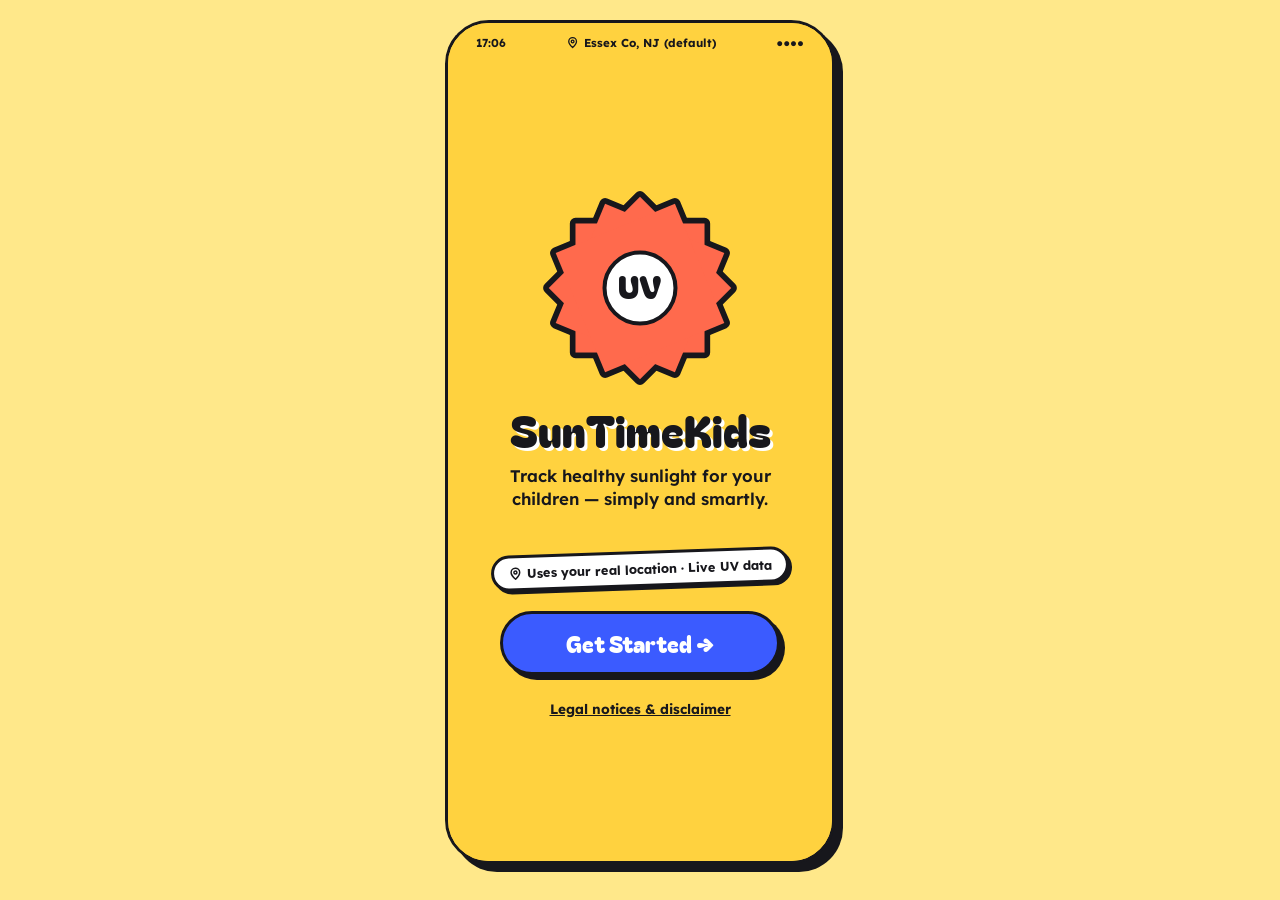
<file: index.html>
<!DOCTYPE html>
<html lang="en">
<head>
<meta charset="UTF-8">
<meta name="viewport" content="width=device-width, initial-scale=1.0, maximum-scale=1.0">
<meta name="apple-mobile-web-app-capable" content="yes">
<meta name="apple-mobile-web-app-status-bar-style" content="black-translucent">
<meta name="apple-mobile-web-app-title" content="SunTimeKids">
<meta name="mobile-web-app-capable" content="yes">
<title>SunTimeKids</title>
<link href="https://fonts.googleapis.com/css2?family=Bagel+Fat+One&family=Lexend:wght@400;600;700;800&display=swap" rel="stylesheet">
<style>
  /* Sticker Book design system: yellow ground, thick ink outlines, hard offset shadows.
     Legacy variable names (--sky, --sun, ...) are kept and remapped so older inline styles follow the new palette. */
  :root {
    --font-display: 'Bagel Fat One', 'Lexend', sans-serif;
    --yellow: #FFD23F; --ink: #17171C; --blue: #3B5BFF; --coral: #FF6A4D; --mint: #5FDCA8;
    --lilac: #EDEDF2; --tint: #FFE88A; --soft: #5A5A66;
    --line: 3px solid var(--ink);
    --shadow: 5px 5px 0 var(--ink); --shadow-sm: 3px 3px 0 var(--ink);
    --sun: var(--yellow); --sun-deep: var(--coral);
    --sky: var(--blue); --sky-dark: var(--blue);
    --grass: var(--mint);
    --bg: var(--yellow); --purple: #7B4BD0;
  }
  * { box-sizing: border-box; margin: 0; padding: 0; -webkit-tap-highlight-color: transparent; }
  body {
    font-family: 'Lexend', sans-serif; color: var(--ink);
    background: var(--tint);
    display: flex; justify-content: center; align-items: flex-start;
    min-height: 100vh; padding: 20px;
    margin: 0;
  }
  button, input { font-family: inherit; }
  button:focus-visible, input:focus-visible, [tabindex]:focus-visible { outline: 3px solid var(--blue); outline-offset: 3px; }
  /* Full screen on real mobile, phone shell on desktop */
  @media (max-width: 430px) {
    body { padding: 0; background: var(--bg); align-items: stretch; }
    .phone { width: 100% !important; min-height: 100vh !important; border-radius: 0 !important; box-shadow: none !important; border: none !important; }
  }
  .phone {
    width: 390px; min-height: 844px;
    background: var(--bg); border-radius: 44px; border: var(--line);
    box-shadow: 8px 8px 0 var(--ink);
    overflow: hidden; position: relative; display: flex; flex-direction: column;
  }
  .status-bar {
    background: var(--yellow); padding: 12px 28px 8px;
    display: flex; justify-content: space-between; align-items: center;
    color: var(--ink); font-size: 0.72rem; font-weight: 700; flex-shrink: 0;
  }
  .screen {
    display: none; flex-direction: column; flex: 1;
    overflow-y: auto; overflow-x: hidden; scrollbar-width: none;
  }
  .screen::-webkit-scrollbar { display: none; }
  .screen.active { display: flex; animation: screen-in 0.25s ease-out; }
  @keyframes screen-in { from{opacity:0;transform:translateX(16px)} to{opacity:1;transform:translateX(0)} }
  @media (prefers-reduced-motion: reduce) { .screen.active, .uv-dot, .welcome-sun, .celebrate-emoji, .confetti { animation: none !important; } }

  /* ---- SHARED COMPONENTS ---- */
  .btn-primary {
    background: var(--blue); color: #fff; border: var(--line); border-radius: 999px;
    min-height: 64px; padding: 0 32px; font-family: var(--font-display); font-size: 1.4rem;
    font-weight: 400; cursor: pointer; box-shadow: var(--shadow);
    transition: transform 0.1s, box-shadow 0.1s; width: 100%; max-width: 100%;
  }
  .btn-primary:active { transform: translate(4px,4px); box-shadow: 1px 1px 0 var(--ink); }
  .btn-secondary {
    background: #fff; color: var(--ink); border: 3px dashed var(--ink);
    border-radius: 999px; min-height: 56px; padding: 0 24px;
    font-size: 1rem; font-weight: 800; cursor: pointer; width: 100%;
    transition: transform 0.1s;
  }
  .btn-secondary:active { transform: scale(0.98); }
  .btn-nav {
    background: #fff; color: var(--ink); border: var(--line); box-shadow: var(--shadow-sm);
    border-radius: 999px; min-height: 48px; padding: 0 16px;
    font-size: 0.9rem; font-weight: 800; cursor: pointer; width: 100%;
  }
  .section-title { font-size: 0.75rem; font-weight: 800; text-transform: uppercase; letter-spacing: 1px; color: var(--ink); margin-bottom: 10px; }
  .field-label { font-size: 0.75rem; font-weight: 800; text-transform: uppercase; letter-spacing: 1px; color: var(--ink); margin-bottom: 6px; }
  .field-input {
    width: 100%; border: var(--line); border-radius: 16px; padding: 0 14px; height: 52px;
    font-size: 1rem; font-weight: 700;
    color: var(--ink); background: #fff; outline: none;
  }
  .field-input:focus { box-shadow: var(--shadow-sm); }
  .card {
    background: #fff; border: var(--line); border-radius: 22px; padding: 16px;
    box-shadow: var(--shadow);
  }

  /* ---- WELCOME ---- */
  #screen-welcome {
    background: var(--yellow);
    justify-content: center; align-items: center; text-align: center; padding: 40px 28px; gap: 0;
  }
  .welcome-sun { width: 200px; height: 200px; margin: 0 auto 20px; animation: pulse-sun 3s ease-in-out infinite; }
  .welcome-sun svg { width: 100%; height: 100%; overflow: visible; }
  @keyframes pulse-sun { 0%,100%{transform:rotate(4deg)} 50%{transform:rotate(12deg)} }
  .welcome-title { font-family: var(--font-display); font-size:2.7rem; white-space:nowrap; font-weight:400; color: var(--ink); line-height:1; margin-bottom:12px; text-shadow:3px 3px 0 #fff; }
  .welcome-title span { color: var(--ink); }
  .welcome-sub { color: var(--ink); font-size:1.05rem; font-weight:600; margin-bottom:40px; line-height:1.4; }
  .welcome-badge {
    background: #fff; border: var(--line); box-shadow: var(--shadow-sm); border-radius: 999px; padding: 7px 14px;
    font-size: 0.8rem; font-weight: 700; color: var(--ink); margin-bottom: 24px;
    display: inline-block; transform: rotate(-2deg);
  }

  /* ---- ONBOARDING ---- */
  .onboard-header { background: var(--yellow); padding: 28px 24px 8px; color: var(--ink); }
  .onboard-header h2 { font-family: var(--font-display); font-size:2.3rem; font-weight:400; line-height:1.05; margin-bottom:6px; }
  .onboard-header p { font-size:0.95rem; font-weight:600; }
  .onboard-body { padding: 16px 20px 24px; display: flex; flex-direction: column; gap: 20px; }
  .photo-row { display: flex; align-items: center; gap: 14px; }
  .photo-circle {
    width: 72px; height: 72px; border-radius: 50%;
    background: var(--tint);
    border: 3px dashed var(--ink); display: flex; align-items: center; justify-content: center;
    font-size: 1.8rem; cursor: pointer; flex-shrink: 0; overflow: hidden;
  }
  .photo-circle img { width:100%; height:100%; object-fit:cover; }
  .photo-hint { font-size:0.8rem; font-weight:600; color:var(--soft); line-height:1.5; }
  .photo-hint strong { color:var(--ink); display:block; font-size:0.9rem; }
  .fitz-grid { display:grid; grid-template-columns:repeat(6,minmax(0,1fr)); gap:6px; }
  .fitz-btn {
    border-radius:14px; border:3px solid var(--lilac); padding:6px 0 5px; min-height:62px;
    cursor:pointer; display:flex; flex-direction:column; align-items:center; gap:4px;
    background:#fff; color: var(--ink);
  }
  .fitz-btn:active { transform:scale(0.95); }
  .fitz-btn.selected { border-color:var(--ink); background:var(--mint); box-shadow:var(--shadow-sm); }
  .fitz-swatch { width:30px; height:30px; border-radius:50%; border:2.5px solid var(--ink); }
  .fitz-btn span { font-size:0.75rem; font-weight:700; color:var(--ink); }
  .fitz-btn.selected span { font-weight:800; }
  .privacy-note { display:flex; align-items:center; justify-content:center; gap:8px; font-size:0.8rem; font-weight:600; color:var(--ink); text-align:center; }

  /* ---- HOME ---- */
  .home-header { background:var(--yellow); padding:24px 24px 12px; color:var(--ink); position:relative; }
  .home-greeting { font-size:0.9rem; font-weight:600; }
  .home-title { font-family: var(--font-display); font-size:2.2rem; font-weight:400; line-height:1.05; margin-bottom:14px; }
  .uv-pill { display:inline-flex; align-items:center; gap:8px; background:#fff; border:var(--line); box-shadow:var(--shadow-sm); border-radius:999px; padding:7px 14px; font-size:0.85rem; font-weight:700; }
  .uv-dot { width:12px; height:12px; border-radius:50%; background:var(--coral); border:2px solid var(--ink); animation:pulse-uv 2s infinite; }
  @keyframes pulse-uv { 0%,100%{opacity:1} 50%{opacity:0.4} }
  .home-body { padding:12px 20px 24px; display:flex; flex-direction:column; gap:16px; }
  .child-card { background:#fff; border:var(--line); border-radius:22px; padding:14px 16px; display:flex; align-items:center; gap:14px; box-shadow:var(--shadow); }
  .child-avatar { width:56px; height:56px; border-radius:50%; display:flex; align-items:center; justify-content:center; font-size:1.6rem; flex-shrink:0; border:var(--line); overflow:hidden; }
  .child-avatar img { width:100%; height:100%; object-fit:cover; }
  .child-info { flex:1; min-width:0; }
  .child-name { font-family: var(--font-display); font-weight:400; font-size:1.4rem; color:var(--ink); line-height:1.1; }
  .child-meta { font-size:0.8rem; color:var(--soft); font-weight:600; }
  .vit-bar-wrap { margin-top:8px; background:var(--lilac); border:2.5px solid var(--ink); border-radius:999px; height:16px; overflow:hidden; }
  .vit-bar { height:100%; background:var(--mint); border-right:2.5px solid var(--ink); transition:width 0.5s; }
  .btn-headout {
    background:var(--blue); color:#fff; border:var(--line);
    border-radius:999px; min-height:72px; padding:0 20px; font-family: var(--font-display); font-size:1.7rem; font-weight:400;
    cursor:pointer; box-shadow:var(--shadow); transition:transform 0.1s, box-shadow 0.1s;
    display:flex; align-items:center; justify-content:center; gap:10px; width:100%;
  }
  .btn-headout:active { transform:translate(4px,4px); box-shadow:1px 1px 0 var(--ink); }
  .stats-row { display:flex; gap:12px; }
  .stat-card { flex:1; background:#fff; border:var(--line); border-radius:18px; padding:12px 8px; text-align:center; box-shadow:var(--shadow-sm); }
  .stat-icon { font-size:1.4rem; display:block; margin-bottom:4px; }
  .stat-val { font-family: var(--font-display); font-size:1.4rem; font-weight:400; color:var(--ink); }
  .stat-label { font-size:0.7rem; font-weight:700; color:var(--soft); text-transform:uppercase; letter-spacing:0.5px; }

  /* ---- LOCATION BANNER ---- */
  .loc-banner {
    background: #fff; border: var(--line); border-radius: 16px;
    padding: 10px 14px; font-size: 0.8rem; font-weight: 700; color: var(--ink);
    display: flex; align-items: center; gap: 8px;
  }

  /* ---- WHO'S GOING OUT ---- */
  #screen-whosout { justify-content: flex-end; background: var(--blue); }
  .modal-bg { flex:1; background:transparent; }
  .modal-sheet { background:var(--yellow); border-top:var(--line); border-radius:34px 34px 0 0; padding:12px 20px 32px; }
  .sheet-handle { width:48px; height:6px; background:var(--ink); border-radius:999px; margin:0 auto 20px; }
  .sheet-title { font-family: var(--font-display); font-size:2.1rem; font-weight:400; line-height:1.05; color:var(--ink); margin-bottom:6px; }
  .sheet-sub { font-size:0.95rem; color:var(--ink); font-weight:600; margin-bottom:18px; }
  .who-child { display:flex; align-items:center; gap:14px; padding:12px 16px; border-radius:22px; border:var(--line); margin-bottom:12px; cursor:pointer; background:var(--tint); }
  .who-child.selected { background:#fff; box-shadow:var(--shadow); }
  .who-check { width:40px; height:40px; border-radius:50%; border:var(--line); background:#fff; display:flex; align-items:center; justify-content:center; margin-left:auto; font-size:1.1rem; font-weight:800; flex-shrink:0; }
  .who-child.selected .who-check { background:var(--mint); color:var(--ink); }

  /* ---- SESSION SETUP ---- */
  .setup-header { background:var(--yellow); padding:24px 24px 8px; color:var(--ink); }
  .setup-header h2 { font-family: var(--font-display); font-size:2.2rem; font-weight:400; line-height:1.05; margin-bottom:6px; color:var(--ink); }
  .setup-header p { font-size:0.95rem; font-weight:600; color:var(--ink); }
  .setup-body { padding:16px 20px 24px; display:flex; flex-direction:column; gap:20px; }
  .clothing-grid { display:grid; grid-template-columns:repeat(3,minmax(0,1fr)); gap:8px; }
  .clothing-btn { min-width:0; border-radius:16px; border:3px solid var(--lilac); padding:10px 4px; min-height:64px; cursor:pointer; display:flex; flex-direction:column; align-items:center; gap:4px; background:#fff; color:var(--ink); }
  .clothing-btn:active { transform:scale(0.95); }
  .clothing-btn.selected { border-color:var(--ink); background:var(--mint); box-shadow:var(--shadow-sm); }
  .clothing-btn.selected .clothing-label { color:var(--ink); }
  .clothing-icon { font-size:1.6rem; }
  .clothing-label { font-size:0.78rem; font-weight:800; color:var(--ink); text-align:center; line-height:1.2; }
  .spf-grid { display:flex; gap:8px; }
  .spf-btn { flex:1; border-radius:16px; border:3px solid var(--lilac); padding:12px 6px; min-height:56px; cursor:pointer; text-align:center; background:#fff; color:var(--ink); }
  .spf-btn.selected { border-color:var(--ink); background:var(--mint); box-shadow:var(--shadow-sm); }
  .spf-btn.selected .spf-label { color:var(--ink); font-weight:900; }
  .spf-icon { font-size:1.3rem; display:block; margin-bottom:3px; }
  .spf-label { font-size:0.75rem; font-weight:800; color:var(--ink); }

  /* ---- ACTIVE SESSION ---- */
  #screen-session { background:var(--blue); color:#fff; }
  .session-top { padding:24px 24px 16px; text-align:center; }
  .session-children { display:flex; justify-content:center; margin-bottom:12px; }
  .session-avatar { width:56px; height:56px; border-radius:50%; border:var(--line); overflow:hidden; display:flex; align-items:center; justify-content:center; font-size:1.8rem; background:var(--tint); margin:0 -4px; }
  .session-avatar img { width:100%; height:100%; object-fit:cover; }
  .session-label { font-size:0.85rem; font-weight:700; margin-bottom:2px; }
  .session-timer { font-family: var(--font-display); font-size:4rem; font-weight:400; letter-spacing:1px; color:#fff; text-shadow:3px 3px 0 var(--ink); }
  .bg-notice { background:#fff; color:var(--ink); border:var(--line); border-radius:14px; padding:8px 16px; font-size:0.75rem; font-weight:700; margin:0 24px 8px; text-align:center; }
  .progress-ring-wrap { display:flex; justify-content:center; padding:8px 0 16px; position:relative; }
  .progress-ring-wrap svg { transform:rotate(-90deg); }
  .progress-center { position:absolute; inset:0; display:flex; flex-direction:column; align-items:center; justify-content:center; }
  .progress-pct { font-family: var(--font-display); font-size:2.6rem; font-weight:400; color:#fff; text-shadow:2px 2px 0 var(--ink); }
  .progress-sub { font-size:0.78rem; font-weight:700; color:#fff; }
  .live-stats { display:grid; grid-template-columns:1fr 1fr 1fr; gap:10px; padding:0 20px 16px; }
  .live-stat { background:#fff; color:var(--ink); border:var(--line); box-shadow:var(--shadow-sm); border-radius:18px; padding:10px 6px; text-align:center; }
  .live-stat-icon { font-size:1.3rem; display:block; margin-bottom:4px; }
  .live-stat-val { font-family: var(--font-display); font-size:1.2rem; font-weight:400; }
  .live-stat-label { font-size:0.65rem; color:var(--soft); font-weight:700; text-transform:uppercase; letter-spacing:0.5px; }
  .burn-section { margin:0 20px 16px; background:#fff; color:var(--ink); border:var(--line); box-shadow:4px 4px 0 var(--ink); border-radius:18px; padding:12px 14px; }
  .burn-title { font-size:0.75rem; font-weight:800; text-transform:uppercase; letter-spacing:1px; margin-bottom:8px; }
  .burn-bar-bg { background:var(--lilac); border:2.5px solid var(--ink); border-radius:999px; height:18px; overflow:hidden; }
  .burn-bar { height:100%; transition:width 1s; border-right:2.5px solid var(--ink); }
  .burn-safe { background:var(--mint); }
  .burn-warn { background:var(--yellow); }
  .burn-danger { background:var(--coral); }
  .burn-labels { display:flex; justify-content:space-between; margin-top:4px; }
  .burn-labels span { font-size:0.7rem; color:var(--soft); font-weight:700; }
  .btn-end { margin:0 20px 24px; background:#fff; color:var(--ink); border:var(--line); box-shadow:4px 4px 0 var(--ink); border-radius:999px; min-height:60px; font-family: var(--font-display); font-size:1.4rem; cursor:pointer; width:calc(100% - 40px); }

  /* ---- CELEBRATION ---- */
  #screen-celebrate { background:var(--coral); color:var(--ink); justify-content:center; align-items:center; text-align:center; padding:40px 28px; }
  .confetti-wrap { position:relative; margin-bottom:20px; }
  .celebrate-emoji { font-size:5rem; display:block; animation:cel-bounce 0.8s ease-in-out infinite alternate; }
  @keyframes cel-bounce { from{transform:scale(1) rotate(-5deg)} to{transform:scale(1.1) rotate(5deg)} }
  .confetti { position:absolute; width:14px; height:14px; border-radius:4px; border:2.5px solid var(--ink); animation:confetti-fall 1.6s ease-in-out infinite; }
  @keyframes confetti-fall { 0%{transform:translateY(-20px) rotate(0deg);opacity:1} 100%{transform:translateY(60px) rotate(360deg);opacity:0} }
  .celebrate-title { font-family: var(--font-display); font-size:2.4rem; font-weight:400; color:var(--ink); text-shadow:3px 3px 0 #fff; margin-bottom:8px; line-height:1.05; }
  .celebrate-sub { color:var(--ink); font-size:1rem; font-weight:600; margin-bottom:24px; line-height:1.4; }
  .celebrate-stats { display:flex; gap:12px; width:100%; margin-bottom:24px; }
  .cel-stat { flex:1; background:#fff; border:var(--line); box-shadow:var(--shadow-sm); border-radius:18px; padding:12px 8px; }
  .cel-stat-val { font-family: var(--font-display); font-size:1.5rem; font-weight:400; color:var(--ink); }
  .cel-stat-label { font-size:0.7rem; font-weight:700; color:var(--soft); text-transform:uppercase; }
  .btn-extend { background:var(--blue); color:#fff; border:var(--line); border-radius:999px; min-height:64px; padding:0 24px; font-family: var(--font-display); font-size:1.3rem; cursor:pointer; width:100%; margin-bottom:12px; box-shadow:var(--shadow); transition:transform 0.1s, box-shadow 0.1s; }
  .btn-extend:active { transform:translate(4px,4px); box-shadow:1px 1px 0 var(--ink); }
  .btn-done { background:#fff; color:var(--ink); border:var(--line); box-shadow:var(--shadow-sm); border-radius:999px; min-height:56px; padding:0 24px; font-size:1rem; font-weight:800; cursor:pointer; width:100%; }

  /* ---- DASHBOARD ---- */
  .dash-header { background:var(--yellow); padding:24px 24px 8px; color:var(--ink); }
  .dash-header h2 { font-family: var(--font-display); font-size:2.2rem; font-weight:400; line-height:1.05; margin-bottom:6px; }
  .dash-header p { font-size:0.95rem; font-weight:600; }
  .dash-body { padding:12px 20px 32px; display:flex; flex-direction:column; gap:16px; }
  .dash-section-title { font-size:0.75rem; font-weight:800; text-transform:uppercase; letter-spacing:1px; color:var(--ink); margin-bottom:10px; }
  .week-chart { background:#fff; border:var(--line); border-radius:22px; padding:18px; box-shadow:var(--shadow); }
  .week-bars { display:flex; align-items:flex-end; gap:8px; height:80px; margin-bottom:8px; }
  .week-bar-wrap { flex:1; display:flex; flex-direction:column; align-items:center; gap:4px; height:100%; justify-content:flex-end; }
  .week-bar { width:100%; border:2.5px solid var(--ink); border-radius:8px 8px 0 0; min-height:4px; }
  .week-bar.goal { background:var(--mint); }
  .week-bar.partial { background:var(--tint); }
  .week-bar.none { background:var(--lilac); min-height:4px; height:4px !important; }
  .week-day { font-size:0.7rem; font-weight:800; color:var(--soft); flex:1; text-align:center; }
  .week-day.today { color:var(--ink); text-decoration:underline; }
  .trend-grid { display:grid; grid-template-columns:1fr 1fr; gap:12px; }
  .trend-card { background:#fff; border:var(--line); border-radius:20px; padding:14px; box-shadow:var(--shadow-sm); }
  .trend-icon { font-size:1.5rem; display:block; margin-bottom:6px; }
  .trend-val { font-family: var(--font-display); font-size:1.5rem; font-weight:400; color:var(--ink); }
  .trend-label { font-size:0.75rem; font-weight:700; color:var(--soft); }
  .trend-change { font-size:0.75rem; font-weight:800; margin-top:4px; }
  .trend-up { color:#14804F; } .trend-down { color:#B8321A; }

  /* ---- SESSION HISTORY ---- */
  .history-item {
    background: #fff; border:var(--line); border-radius:20px; padding:12px 14px;
    box-shadow:var(--shadow-sm); margin-bottom:12px;
    display:flex; align-items:center; gap:12px;
  }
  .history-icon { font-size:1.8rem; flex-shrink:0; }
  .history-info { flex:1; min-width:0; }
  .history-title { font-weight:800; font-size:0.9rem; color:var(--ink); }
  .history-meta { font-size:0.78rem; color:var(--soft); font-weight:600; margin-top:2px; }
  .history-badge { background:var(--mint); color:var(--ink); border:2px solid var(--ink); border-radius:999px; padding:3px 10px; font-size:0.75rem; font-weight:800; flex-shrink:0; }
  .history-badge.partial { background:var(--tint); }

  /* ---- CHILD SUMMARY ---- */
  .child-summary { background:#fff; border:var(--line); border-radius:22px; padding:14px 16px; box-shadow:var(--shadow-sm); display:flex; align-items:center; gap:14px; margin-bottom:12px; }
  .cs-avatar { width:48px; height:48px; border-radius:50%; border:var(--line); display:flex; align-items:center; justify-content:center; font-size:1.5rem; flex-shrink:0; overflow:hidden; }
  .cs-avatar img { width:100%; height:100%; object-fit:cover; }
  .cs-info { flex:1; min-width:0; }
  .cs-name { font-family: var(--font-display); font-size:1.2rem; color:var(--ink); }
  .cs-stats { font-size:0.78rem; color:var(--soft); font-weight:600; margin-top:2px; }
  .cs-streak { background:var(--coral); color:var(--ink); border:2px solid var(--ink); border-radius:999px; padding:3px 10px; font-size:0.75rem; font-weight:800; }

  /* ---- BOTTOM NAV ---- */
  .bottom-nav { display:flex; background:#fff; border-top:var(--line); padding:8px 0 14px; flex-shrink:0; }
  .nav-item { flex:1; display:flex; flex-direction:column; align-items:center; gap:3px; cursor:pointer; padding:4px; min-height:48px; }
  .nav-icon { font-size:1.3rem; }
  .nav-label { font-size:0.65rem; font-weight:800; color:var(--soft); text-transform:uppercase; letter-spacing:0.5px; }
  .nav-item.active .nav-label { color:var(--ink); }
  .nav-item.active .nav-icon { background:var(--yellow); border:2.5px solid var(--ink); border-radius:999px; padding:0 10px; box-shadow:2px 2px 0 var(--ink); }

  /* ---- NOTIF PERMISSION BANNER ---- */
  .notif-banner {
    background:#fff; border:var(--line); border-radius:16px;
    padding:12px 14px; font-size:0.8rem; font-weight:700; color:var(--ink);
    display:flex; align-items:center; justify-content:space-between; gap:8px;
  }
  .notif-banner button { background:var(--mint); color:var(--ink); border:2.5px solid var(--ink); border-radius:999px; min-height:40px; padding:0 14px; font-size:0.8rem; font-weight:800; cursor:pointer; flex-shrink:0; }

  /* ---- LATE ADDITIONS: session chrome, modals, settings ---- */
  .page-head { background: var(--yellow); padding: 24px 24px 8px; color: var(--ink); flex-shrink: 0; }
  .page-head h2 { font-family: var(--font-display); font-size: 2.2rem; font-weight: 400; line-height: 1.05; margin-bottom: 6px; }
  .page-head p { font-size: 0.95rem; font-weight: 600; }
  .block-label { font-size: 0.75rem; font-weight: 800; text-transform: uppercase; letter-spacing: 1px; color: var(--ink); }
  .note-box { background: #fff; border: var(--line); border-radius: 16px; padding: 12px 14px; font-size: 0.78rem; font-weight: 600; color: var(--ink); line-height: 1.6; }
  .pill-btn { background: var(--mint); color: var(--ink); border: 2.5px solid var(--ink); border-radius: 999px; min-height: 40px; padding: 0 14px; font-size: 0.8rem; font-weight: 800; cursor: pointer; }
  .opt-row { display: flex; align-items: center; gap: 12px; padding: 12px; border-radius: 18px; border: var(--line); background: var(--tint); margin-bottom: 8px; cursor: pointer; min-height: 56px; }
  .opt-row.on { background: #fff; box-shadow: var(--shadow-sm); }
  .opt-dot { width: 26px; height: 26px; border-radius: 50%; border: var(--line); background: #fff; flex-shrink: 0; display: flex; align-items: center; justify-content: center; font-size: 0.8rem; font-weight: 800; }
  .opt-row.on .opt-dot { background: var(--mint); }
  .sess-head { background: var(--blue); padding: 16px 20px 12px; flex-shrink: 0; color: #fff; }
  .sess-foot { background: var(--blue); flex-shrink: 0; }
  .sess-btn { flex: 1; background: #fff; color: var(--ink); border: var(--line); box-shadow: 4px 4px 0 var(--ink); border-radius: 999px; min-height: 60px; font-family: var(--font-display); font-size: 1.3rem; cursor: pointer; }
  .sess-btn.alt { background: var(--yellow); }
  .profile-card { background: #fff; border: var(--line); border-radius: 22px; padding: 16px; box-shadow: var(--shadow); }
  .profile-tag { border: 2px solid var(--ink); border-radius: 999px; padding: 4px 12px; font-size: 0.75rem; font-weight: 800; letter-spacing: 0.5px; color: var(--ink); }
  .type-toggle { display: flex; background: var(--lilac); border: 2px solid var(--ink); border-radius: 999px; padding: 3px; gap: 2px; }
  .type-toggle button { min-height: 44px; padding: 0 14px; background: transparent; color: var(--ink); border: 2px solid transparent; border-radius: 999px; font-size: 0.8rem; font-weight: 700; cursor: pointer; }
  .type-toggle button.on { background: var(--mint); border-color: var(--ink); font-weight: 800; }

  /* ---- ICONS (inline SVG sprite, stroke follows text color) ---- */
  .ic { width:1.15em; height:1.15em; stroke:currentColor; fill:none; stroke-width:2.4; stroke-linecap:round; stroke-linejoin:round; vertical-align:-0.2em; margin-right:0.35em; flex-shrink:0; }
  .ic.solo { margin-right:0; }
  .stat-ic, .trend-ic { width:1.6rem; height:1.6rem; display:block; margin:0 auto 4px; }
  .trend-ic { margin:0 0 6px; }
  .celebrate-star { width:5.5rem; height:5.5rem; fill:var(--yellow); stroke:var(--ink); stroke-width:1.6; margin:0; }
  .nav-icon .ic { width:1.5rem; height:1.5rem; margin:0; display:block; }
  .link-btn { background:none; border:none; color:var(--ink); font-size:0.85rem; font-weight:700; text-decoration:underline; min-height:44px; padding:0 12px; cursor:pointer; }
  .child-avatar, .cs-avatar, .session-avatar { font-family:var(--font-display); color:var(--ink); }
  .ic-badge { width:34px; height:34px; border-radius:50%; border:var(--line); background:var(--tint); display:flex; align-items:center; justify-content:center; flex-shrink:0; font-size:0.9rem; }
  .ic-badge.done { background:var(--mint); }
  .who-check .ic { width:1.2rem; height:1.2rem; stroke-width:3.4; }
  .opt-dot .ic { width:0.95rem; height:0.95rem; stroke-width:3.4; }
  .history-icon { width:40px; height:40px; border-radius:50%; background:var(--yellow); border:2.5px solid var(--ink); display:flex; align-items:center; justify-content:center; }
  .cov-dots { display:flex; justify-content:center; gap:4px; margin-top:6px; }
  .cov-dots i { width:9px; height:9px; border-radius:50%; border:2px solid var(--ink); box-sizing:border-box; display:block; }
  .cov-dots i.f { background:var(--ink); }
  .clothing-btn { justify-content:center; }
  .uv-scale { margin-top:12px; display:grid; grid-template-columns:repeat(5,minmax(0,1fr)); gap:2px; text-align:center; }
  .uv-cell { padding:4px 0 2px; border:2px solid transparent; border-radius:14px; }
  .uv-cell.on { background:var(--yellow); border-color:var(--ink); }
  .uv-cell svg { width:40px; height:40px; display:block; margin:0 auto; overflow:visible; }
  .uv-cell span { display:block; font-size:0.7rem; font-weight:700; color:var(--ink); }
  .uv-cell.on span { font-weight:800; }
  .overlay { display: none; position: fixed; inset: 0; background: rgba(23,23,28,0.62); z-index: 200; }
  .modal-card { background: var(--yellow); border: var(--line); border-radius: 28px; padding: 24px 22px; width: 100%; max-width: 390px; max-height: 92vh; overflow-y: auto; box-shadow: var(--shadow); }
  .modal-card.sheet { border-radius: 34px 34px 0 0; border-bottom: none; padding: 14px 24px 28px; }
  .modal-title { font-family: var(--font-display); font-size: 1.9rem; font-weight: 400; line-height: 1.1; color: var(--ink); margin-bottom: 8px; }
  .modal-text { font-size: 0.95rem; color: var(--ink); font-weight: 600; line-height: 1.45; margin-bottom: 18px; }
  .modal-btn { width: 100%; min-height: 52px; border-radius: 999px; border: var(--line); font-size: 0.95rem; font-weight: 800; cursor: pointer; margin-bottom: 10px; background: #fff; color: var(--ink); }
  .modal-btn.blue { background: var(--blue); color: #fff; box-shadow: var(--shadow-sm); }
  .modal-btn.mint { background: var(--mint); box-shadow: var(--shadow-sm); }
  .modal-btn:disabled { background: #fff; color: var(--soft); cursor: not-allowed; box-shadow: none; }
  .modal-input { width: 100%; border: var(--line); border-radius: 16px; padding: 0 14px; height: 52px; font-size: 1rem; font-weight: 700; color: var(--ink); background: #fff; outline: none; margin-bottom: 12px; }
</style>
</head>
<body>
<svg width="0" height="0" style="position:absolute" aria-hidden="true" focusable="false"><defs><symbol id="i-sun" viewBox="0 0 24 24"><circle cx="12" cy="12" r="4"/><path d="M12 2v3M12 19v3M2 12h3M19 12h3M4.9 4.9l2.1 2.1M17 17l2.1 2.1M4.9 19.1L7 17M17 7l2.1-2.1"/></symbol><symbol id="i-pin" viewBox="0 0 24 24"><path d="M12 21s-7-6.2-7-11a7 7 0 0 1 14 0c0 4.8-7 11-7 11z"/><circle cx="12" cy="10" r="2.5"/></symbol><symbol id="i-lock" viewBox="0 0 24 24"><rect x="5" y="11" width="14" height="10" rx="2"/><path d="M8 11V7a4 4 0 0 1 8 0v4"/></symbol><symbol id="i-flame" viewBox="0 0 24 24"><path d="M12 3c1 3.5 5 5.5 5 10a5 5 0 0 1-10 0c0-2 1-3 2-4 .3 1.2 1 2 2 2-.5-3-.5-5 1-8z"/></symbol><symbol id="i-timer" viewBox="0 0 24 24"><circle cx="12" cy="13" r="8"/><path d="M12 9v4l3 2M9 2h6"/></symbol><symbol id="i-target" viewBox="0 0 24 24"><circle cx="12" cy="12" r="9"/><circle cx="12" cy="12" r="5"/><circle cx="12" cy="12" r="1"/></symbol><symbol id="i-chart" viewBox="0 0 24 24"><path d="M5 20V11M12 20V5M19 20v-6"/></symbol><symbol id="i-home" viewBox="0 0 24 24"><path d="M4 11l8-7 8 7v9a1 1 0 0 1-1 1h-4v-6h-6v6H5a1 1 0 0 1-1-1z"/></symbol><symbol id="i-sliders" viewBox="0 0 24 24"><path d="M4 7h9M17 7h3M4 17h3M11 17h9"/><circle cx="15" cy="7" r="2"/><circle cx="9" cy="17" r="2"/></symbol><symbol id="i-pause" viewBox="0 0 24 24"><rect x="6" y="5" width="4" height="14" rx="1"/><rect x="14" y="5" width="4" height="14" rx="1"/></symbol><symbol id="i-stop" viewBox="0 0 24 24"><rect x="6" y="6" width="12" height="12" rx="2"/></symbol><symbol id="i-play" viewBox="0 0 24 24"><path d="M7 5l12 7-12 7z"/></symbol><symbol id="i-check" viewBox="0 0 24 24"><path d="M5 12.5l4.5 4.5L19 7"/></symbol><symbol id="i-bell" viewBox="0 0 24 24"><path d="M6 16v-5a6 6 0 0 1 12 0v5l2 2H4z"/><path d="M10 21h4"/></symbol><symbol id="i-camera" viewBox="0 0 24 24"><path d="M4 8h3l1.5-2h7L17 8h3a1 1 0 0 1 1 1v9a1 1 0 0 1-1 1H4a1 1 0 0 1-1-1V9a1 1 0 0 1 1-1z"/><circle cx="12" cy="13" r="3.5"/></symbol><symbol id="i-shield" viewBox="0 0 24 24"><path d="M12 3l8 3v6c0 5-3.5 8-8 9-4.5-1-8-4-8-9V6z"/><path d="M12 9v6M9 12h6"/></symbol><symbol id="i-pencil" viewBox="0 0 24 24"><path d="M4 20l1-4L16 5l3 3L8 19z"/><path d="M14 7l3 3"/></symbol><symbol id="i-gps" viewBox="0 0 24 24"><circle cx="12" cy="12" r="7"/><circle cx="12" cy="12" r="2"/><path d="M12 2v4M12 18v4M2 12h4M18 12h4"/></symbol><symbol id="i-search" viewBox="0 0 24 24"><circle cx="11" cy="11" r="6"/><path d="M16 16l5 5"/></symbol><symbol id="i-thermo" viewBox="0 0 24 24"><path d="M10 4a2 2 0 0 1 4 0v9a4 4 0 1 1-4 0z"/></symbol><symbol id="i-star" viewBox="0 0 24 24"><path d="M12 3l2.6 5.6 6.1.7-4.5 4.2 1.2 6.1L12 16.6 6.6 19.6l1.2-6.1L3.3 9.3l6.1-.7z"/></symbol><symbol id="i-arrow" viewBox="0 0 24 24"><path d="M4 12h15M13 6l6 6-6 6"/></symbol><symbol id="i-download" viewBox="0 0 24 24"><path d="M12 4v11M7 11l5 5 5-5M5 20h14"/></symbol><symbol id="i-upload" viewBox="0 0 24 24"><path d="M12 16V5M7 9l5-5 5 5M5 20h14"/></symbol><symbol id="i-doc" viewBox="0 0 24 24"><path d="M6 3h9l4 4v14H6z"/><path d="M14 3v5h5M9 13h6M9 17h6"/></symbol></defs></svg>
<div class="phone">
  <!-- Status bar -->
  <div class="status-bar">
    <span id="clock">9:41</span>
    <span id="status-loc"><svg class="ic" aria-hidden="true"><use href="#i-pin"/></svg>Locating…</span>
    <span>●●●●</span>
  </div>
 
  <!-- ===== WELCOME ===== -->
  <!-- Error banner lives outside the screens so it is visible on any screen -->
  <div id="debug-error" style="display:none;position:absolute;top:0;left:0;right:0;background:rgba(200,0,0,0.9);color:white;padding:10px 14px;font-size:0.75rem;font-weight:700;z-index:999;word-break:break-all;"></div>

  <div class="screen active" id="screen-welcome">
    <div class="welcome-sun" role="img" aria-label="SunTimeKids sun logo"><svg viewBox="-14 -14 248 248"><g fill="#17171C" stroke="#17171C" stroke-width="14" stroke-linejoin="round"><rect x="30" y="30" width="160" height="160"/><rect x="30" y="30" width="160" height="160" transform="rotate(22.5 110 110)"/><rect x="30" y="30" width="160" height="160" transform="rotate(45 110 110)"/><rect x="30" y="30" width="160" height="160" transform="rotate(67.5 110 110)"/></g><g fill="#FF6A4D"><rect x="30" y="30" width="160" height="160"/><rect x="30" y="30" width="160" height="160" transform="rotate(22.5 110 110)"/><rect x="30" y="30" width="160" height="160" transform="rotate(45 110 110)"/><rect x="30" y="30" width="160" height="160" transform="rotate(67.5 110 110)"/></g><circle cx="110" cy="110" r="44" fill="#fff" stroke="#17171C" stroke-width="5"/><text x="110" y="124" text-anchor="middle" font-family="Bagel Fat One, sans-serif" font-size="40" fill="#17171C">UV</text></svg></div>
    <h1 class="welcome-title">SunTimeKids</h1>
    <p class="welcome-sub">Track healthy sunlight for your<br>children — simply and smartly.</p>
    <div class="welcome-badge"><svg class="ic" aria-hidden="true"><use href="#i-pin"/></svg>Uses your real location · Live UV data</div>
    <button class="btn-primary" style="max-width:280px;" id="btn-get-started">Get Started →</button>
    <button class="link-btn" style="margin-top:12px;" id="btn-legal-welcome">Legal notices &amp; disclaimer</button>
  </div>
 
  <!-- ===== ONBOARDING ===== -->
  <div class="screen" id="screen-onboard">
    <div class="onboard-header">
      <h2>Add your children</h2>
      <p>Set up profiles — takes under a minute</p>
    </div>
    <div class="onboard-body">
      <div id="profile-cards" style="display:flex;flex-direction:column;gap:20px;"></div>

      <div>
        <button class="btn-secondary" id="btn-add-child">+ Add another child</button>
        <div id="add-child-note" style="margin-top:8px;font-size:0.8rem;font-weight:600;color:var(--ink);text-align:center;"></div>
      </div>

      <div id="onboard-error" role="alert" class="note-box" style="display:none;border-color:var(--coral);background:#fff;color:#A02020;font-weight:800;"></div>
 
      <div class="privacy-note"><svg class="ic" aria-hidden="true"><use href="#i-lock"/></svg>All data stored on your device only. No account required. COPPA compliant.</div>
      <button class="btn-primary" id="btn-save-profiles">Save Profiles & Continue →</button>
    </div>
  </div>
 
  <!-- ===== HOME ===== -->
  <div class="screen" id="screen-home">
    <div class="home-header">
      <div class="home-greeting" id="home-greeting">Good morning</div>
      <div class="home-title">Ready to head outside?</div>
      <div class="uv-pill">
        <div class="uv-dot"></div>
        <span id="uv-display">Fetching UV Index…</span>
      </div>
    </div>
    <div class="home-body">
      <div id="notif-banner-wrap"></div>
      <div id="loc-row" class="loc-banner" style="justify-content:space-between;">
        <span style="font-size:0.8rem;font-weight:700;color:var(--ink);" id="loc-label"><svg class="ic" aria-hidden="true"><use href="#i-pin"/></svg>Detecting location…</span>
        <button id="loc-change-btn" class="pill-btn">Change</button>
      </div>
      <div id="child-cards"></div>
      <button class="btn-headout" id="btn-headout">
        <svg class="ic" style="width:1.3em;height:1.3em" aria-hidden="true"><use href="#i-sun"/></svg>We're Heading Out!
      </button>
      <div class="stats-row">
        <div class="stat-card">
          <svg class="ic stat-ic" aria-hidden="true"><use href="#i-flame"/></svg>
          <div class="stat-val" id="stat-streak">0</div>
          <div class="stat-label">Day streak</div>
        </div>
        <div class="stat-card">
          <svg class="ic stat-ic" aria-hidden="true"><use href="#i-timer"/></svg>
          <div class="stat-val" id="stat-weektime">0m</div>
          <div class="stat-label">This week</div>
        </div>
        <div class="stat-card">
          <svg class="ic stat-ic" aria-hidden="true"><use href="#i-target"/></svg>
          <div class="stat-val" id="stat-goals">0/0</div>
          <div class="stat-label">Goals hit</div>
        </div>
      </div>
      <button class="btn-nav" id="btn-view-dash"><svg class="ic" aria-hidden="true"><use href="#i-chart"/></svg>View Dashboard & History</button>
    </div>
  </div>
 
  <!-- ===== WHO'S GOING OUT ===== -->
  <div class="screen" id="screen-whosout">
    <div class="modal-bg" id="modal-bg"></div>
    <div class="modal-sheet">
      <div class="sheet-handle"></div>
      <div class="sheet-title">Who's heading out?</div>
      <div class="sheet-sub">Select the children joining this session</div>
      <div id="who-list"></div>
      <button class="btn-primary" style="margin-top:8px;" id="btn-whos-continue">Continue →</button>
    </div>
  </div>
 
  <!-- ===== SESSION SETUP ===== -->
  <div class="screen" id="screen-setup">
    <div class="setup-header">
      <h2>Quick setup</h2>
      <p>How are the kids dressed today?</p>
    </div>
    <div class="setup-body">
      <div class="card">
        <div style="display:flex;justify-content:space-between;align-items:center;margin-bottom:8px;">
          <span style="font-size:0.8rem;font-weight:700;color:var(--soft);">Live UV index</span>
          <span style="font-family:var(--font-display);font-size:1.5rem;color:var(--ink);" id="uv-setup">–</span>
        </div>
        <div style="display:flex;justify-content:space-between;">
          <span style="font-size:0.8rem;font-weight:700;color:var(--soft);">Location</span>
          <span style="font-size:0.8rem;font-weight:700;color:var(--ink);" id="setup-loc">Detecting…</span>
        </div>
        <div id="uv-scale" class="uv-scale" role="img" aria-label="UV scale. Current level not loaded yet."></div>
      </div>
 
      <!-- Per-child clothing and SPF inputs populated by JS -->
      <div id="per-child-setup"></div>
 
      <button class="btn-primary" id="btn-start-session">▶ Start Session</button>
      <button class="btn-secondary" id="btn-setup-back">← Back</button>
    </div>
  </div>
 
  <!-- ===== ACTIVE SESSION ===== -->
  <div class="screen" id="screen-session">
    <!-- Session header - shared across all children -->
    <div class="sess-head">
      <div style="display:flex;align-items:center;justify-content:space-between;margin-bottom:8px;">
        <div style="font-size:0.75rem;font-weight:800;text-transform:uppercase;letter-spacing:1px;">Time Outdoors</div>
        <div style="font-size:0.8rem;font-weight:700;background:var(--coral);color:var(--ink);border:2px solid var(--ink);border-radius:999px;padding:2px 10px;">UV <span id="session-uv-header">–</span></div>
      </div>
      <div class="session-timer" id="session-timer" style="font-family:var(--font-display);font-size:3.4rem;color:#fff;text-shadow:3px 3px 0 var(--ink);letter-spacing:1px;line-height:1.05;">00:00</div>
      <div class="bg-notice" id="bg-notice" style="margin:8px 0 0;font-size:0.72rem;">Tracks time when you switch away — tap to check progress</div>
    </div>
 
    <!-- Swipeable child cards -->
    <div id="child-cards-wrapper" style="flex:1;overflow:hidden;position:relative;">
      <div id="child-cards-slider" style="display:flex;height:100%;transition:transform 0.3s ease;"></div>
    </div>
 
    <!-- Dot indicators (shown when 2+ children) -->
    <div id="session-dots" class="sess-foot" style="display:flex;justify-content:center;gap:10px;padding:8px 0;"></div>
 
    <!-- Sunscreen reminder banner (hidden by default) -->
    <div id="sunscreen-reminder" style="display:none;background:var(--coral);color:var(--ink);border-top:var(--line);border-bottom:var(--line);padding:10px 16px;font-size:0.85rem;font-weight:800;text-align:center;flex-shrink:0;">Time to reapply sunscreen! <button id="btn-dismiss-sunscreen" class="pill-btn" style="background:#fff;margin-left:8px;">Got it</button></div>
    <!-- Controls -->
    <div class="sess-foot" style="display:flex;gap:14px;padding:12px 20px 22px;">
      <button id="btn-pause" class="sess-btn alt"><svg class="ic" aria-hidden="true"><use href="#i-pause"/></svg>Pause</button>
      <button id="btn-end-session" class="sess-btn"><svg class="ic" aria-hidden="true"><use href="#i-stop"/></svg>End</button>
    </div>
  </div>
 
  <!-- ===== CELEBRATION ===== -->
  <div class="screen" id="screen-celebrate">
    <div class="confetti-wrap">
      <span class="celebrate-emoji"><svg class="ic solo celebrate-star" aria-hidden="true"><use href="#i-star"/></svg></span>
      <div class="confetti" style="left:20%;top:10%;background:#FFD23F;animation-delay:0s;animation-duration:1.8s;"></div>
      <div class="confetti" style="left:70%;top:5%;background:#3B5BFF;animation-delay:0.3s;animation-duration:2.1s;"></div>
      <div class="confetti" style="left:45%;top:15%;background:#5FDCA8;animation-delay:0.6s;animation-duration:1.6s;"></div>
      <div class="confetti" style="left:85%;top:20%;background:#fff;animation-delay:0.9s;animation-duration:2.3s;"></div>
      <div class="confetti" style="left:10%;top:25%;background:#17171C;animation-delay:1.2s;animation-duration:1.9s;"></div>
    </div>
    <h2 class="celebrate-title" id="cel-title">Goal reached!</h2>
    <p class="celebrate-sub" id="cel-sub">Daily vitamin D goal achieved</p>
    <div class="celebrate-stats">
      <div class="cel-stat"><div class="cel-stat-val" id="cel-vitd">400 IU</div><div class="cel-stat-label">Vit D Today</div></div>
      <div class="cel-stat"><div class="cel-stat-val" id="cel-duration">–</div><div class="cel-stat-label">Time Outside</div></div>
      <div class="cel-stat"><div class="cel-stat-val" id="cel-streak"><svg class="ic" aria-hidden="true"><use href="#i-flame"/></svg>1</div><div class="cel-stat-label">Day Streak</div></div>
    </div>
    <button class="btn-extend" id="btn-extend-session"><svg class="ic" aria-hidden="true"><use href="#i-play"/></svg>Keep playing outside</button>
    <button class="btn-done" id="btn-finish-session"><svg class="ic" aria-hidden="true"><use href="#i-check"/></svg>We're done for today</button>
  </div>
 
  <!-- ===== DASHBOARD ===== -->
  <div class="screen" id="screen-dash">
    <div class="dash-header">
      <h2>Dashboard</h2>
      <p id="dash-subtitle">Your sunlight tracking summary</p>
    </div>
    <div class="dash-body">
      <div>
        <div class="dash-section-title">This Week's Outdoor Time</div>
        <div class="week-chart">
          <div class="week-bars" id="week-bars"></div>
          <div style="display:flex;gap:8px;" id="week-day-labels"></div>
        </div>
      </div>
      <div>
        <div class="dash-section-title">Monthly Summary</div>
        <div class="trend-grid" id="trend-grid"></div>
      </div>
      <div>
        <div class="dash-section-title">Children</div>
        <div id="dash-child-list"></div>
      </div>
      <div>
        <div class="dash-section-title">Recent Sessions</div>
        <div id="session-history-list"></div>
      </div>
      <button class="btn-nav" id="btn-dash-back">← Back to Home</button>
    </div>
  </div>
 
  <!-- ===== SETTINGS ===== -->
  <div class="screen" id="screen-settings">
    <div class="page-head">
      <h2>Settings</h2>
      <p>App preferences</p>
    </div>
    <div style="padding:20px;display:flex;flex-direction:column;gap:16px;">
 
      <div class="block-label">Session Behaviour</div>
      <div class="card" style="padding:20px;">
        <div style="font-weight:800;font-size:0.9rem;color:var(--ink);margin-bottom:6px;">When daily vitamin D goal is reached</div>
        <div style="font-size:0.8rem;color:var(--soft);font-weight:600;margin-bottom:14px;">Choose what happens automatically when your child hits their goal</div>
        <div id="session-end-opt-auto" class="opt-row on">
          <div class="opt-dot"><svg class="ic solo" aria-hidden="true"><use href="#i-check"/></svg></div>
          <div><div style="font-weight:800;font-size:0.85rem;color:var(--ink);">Show 60-second prompt</div><div style="font-size:0.78rem;color:var(--soft);font-weight:600;">Ask whether to keep going or end session</div></div>
        </div>
        <div id="session-end-opt-keep" class="opt-row">
          <div class="opt-dot"></div>
          <div><div style="font-weight:800;font-size:0.85rem;color:var(--ink);">Keep tracking automatically</div><div style="font-size:0.78rem;color:var(--soft);font-weight:600;">Continue session without prompting</div></div>
        </div>
      </div>
 
      <div class="block-label">About</div>
      <div class="card" style="padding:20px;">
        <div style="font-weight:800;font-size:0.9rem;color:var(--ink);margin-bottom:4px;">SunTimeKids v2.5</div>
        <div style="font-size:0.78rem;color:var(--soft);font-weight:600;margin-bottom:16px;">UV exposure tracker for children</div>
        <button class="btn-nav" id="btn-legal-settings"><svg class="ic" aria-hidden="true"><use href="#i-doc"/></svg>Legal notices &amp; disclaimer</button>
      </div>
 
      <div class="block-label">Backup</div>
      <div class="card" style="padding:20px;">
        <div style="font-size:0.85rem;font-weight:600;line-height:1.5;margin-bottom:14px;">Your data lives only on this device. Save a backup file to keep it safe or to move to a new phone. The file stays wherever you save it.</div>
        <button class="btn-nav" id="btn-backup-export"><svg class="ic" aria-hidden="true"><use href="#i-download"/></svg>Save backup file</button>
        <button class="btn-nav" style="margin-top:10px;" id="btn-backup-restore"><svg class="ic" aria-hidden="true"><use href="#i-upload"/></svg>Restore from backup</button>
        <input type="file" id="backup-file" accept=".json,application/json" style="display:none" aria-label="Backup file">
        <div id="backup-status" role="status" style="margin-top:12px;font-size:0.82rem;font-weight:700;line-height:1.4;"></div>
        <div id="backup-last" style="margin-top:4px;font-size:0.78rem;font-weight:600;color:var(--soft);"></div>
      </div>

      <div class="block-label">Privacy</div>
      <div class="card" style="padding:20px;">
        <div style="font-size:0.82rem;font-weight:600;color:var(--ink);line-height:1.6;">All data including child profiles, photos, and session history is stored locally on your device only. No data is ever sent to any server. No account is required. SunTimeKids is designed to be fully COPPA compliant.</div>
      </div>
 
      <button class="btn-nav" style="margin-top:8px;" id="btn-edit-profiles"><svg class="ic" aria-hidden="true"><use href="#i-pencil"/></svg>Edit profiles</button>
      <button class="btn-nav" id="btn-settings-back">← Back to Home</button>
    </div>
  </div>
 
  <!-- ===== LEGAL NOTICES ===== -->
  <!-- TODO(copy): final legal wording, terms of use and privacy policy -->
  <div class="screen" id="screen-legal">
    <div class="page-head">
      <h2>Legal notices</h2>
      <p>Please read before relying on this app</p>
    </div>
    <div style="padding:16px 20px 24px;display:flex;flex-direction:column;gap:16px;">
      <div class="card">
        <div style="font-family:var(--font-display);font-size:1.3rem;margin-bottom:8px;"><svg class="ic" aria-hidden="true"><use href="#i-shield"/></svg>Medical disclaimer</div>
        <div style="font-size:0.85rem;font-weight:600;line-height:1.6;">SunTimeKids provides general guidance only. Vitamin D synthesis estimates are based on published research models and are not a substitute for personalised medical advice. Individual results vary based on genetics, health status, and environmental conditions. Consult your paediatrician regarding your child's specific vitamin D and sun exposure needs. The app does not diagnose, treat, or prevent any medical condition.</div>
      </div>
      <div class="card">
        <div style="font-family:var(--font-display);font-size:1.3rem;margin-bottom:8px;"><svg class="ic" aria-hidden="true"><use href="#i-lock"/></svg>Privacy</div>
        <div style="font-size:0.85rem;font-weight:600;line-height:1.6;">Child profiles, photos and session history stay on this device. Nothing is sent to a server and no account is needed.</div>
      </div>
      <div class="card">
        <div style="font-family:var(--font-display);font-size:1.3rem;margin-bottom:8px;"><svg class="ic" aria-hidden="true"><use href="#i-doc"/></svg>Terms and privacy policy</div>
        <div style="font-size:0.85rem;font-weight:600;line-height:1.6;color:var(--soft);">Full terms of use and privacy policy are coming soon.</div>
      </div>
      <button class="btn-nav" id="btn-legal-back">← Back</button>
    </div>
  </div>

  <!-- Location modal (replaces prompt() which iOS blocks) -->
  <div id="loc-modal" class="overlay" style="align-items:center;justify-content:center;padding:28px;">
    <div class="modal-card">
      <div class="modal-title">Change location</div>
      <div class="modal-text">Enter a city name or tap the GPS button to use your current location</div>
      <input id="loc-input" class="modal-input" type="text" placeholder="e.g. Nashville, TN" aria-label="City name">
      <button id="loc-gps-btn" class="modal-btn blue"><svg class="ic" aria-hidden="true"><use href="#i-gps"/></svg>Use my current GPS location</button>
      <button id="loc-search-btn" class="modal-btn mint"><svg class="ic" aria-hidden="true"><use href="#i-search"/></svg>Search city</button>
      <button id="loc-cancel-btn" class="modal-btn">Cancel</button>
    </div>
  </div>
 
  <!-- Restore confirmation -->
  <div id="restore-modal" class="overlay" style="align-items:flex-end;justify-content:center;">
    <div role="dialog" aria-modal="true" aria-labelledby="restore-title" class="modal-card sheet">
      <div style="width:48px;height:6px;border-radius:999px;background:var(--ink);margin:0 auto 18px;" aria-hidden="true"></div>
      <div id="restore-title" class="modal-title" style="text-align:center;">Replace your data?</div>
      <div id="restore-summary" class="modal-text" style="text-align:center;"></div>
      <button class="modal-btn blue" id="btn-restore-confirm">Replace with backup</button>
      <button class="modal-btn" id="btn-restore-cancel">Cancel</button>
    </div>
  </div>

  <!-- Premium upgrade prompt. Placeholder: no billing exists yet, so the action button is disabled. -->
  <!-- TODO(copy): final wording and pricing -->
  <div id="upgrade-modal" class="overlay" style="align-items:flex-end;justify-content:center;">
    <div role="dialog" aria-modal="true" aria-labelledby="upgrade-title" class="modal-card sheet">
      <div style="width:48px;height:6px;border-radius:999px;background:var(--ink);margin:0 auto 18px;" aria-hidden="true"></div>
      <div id="upgrade-title" class="modal-title" style="text-align:center;">More kids, more sun!</div>
      <div class="modal-text" style="text-align:center;">SunTimeKids is free for up to 2 children. Premium will add profiles for your whole family.</div>
      <button class="modal-btn" id="btn-upgrade-action" disabled><svg class="ic" aria-hidden="true"><use href="#i-lock"/></svg>Premium coming soon</button>
      <button class="modal-btn" style="border:none;background:none;text-decoration:underline;" id="btn-upgrade-close">Not now</button>
    </div>
  </div>
 
  <!-- Bottom nav -->
  <div class="bottom-nav" id="bottom-nav" style="display:none;">
    <div class="nav-item" id="nav-home"><span class="nav-icon"><svg class="ic solo" aria-hidden="true"><use href="#i-home"/></svg></span><span class="nav-label">Home</span></div>
    <div class="nav-item" id="nav-session"><span class="nav-icon"><svg class="ic solo" aria-hidden="true"><use href="#i-timer"/></svg></span><span class="nav-label">Session</span></div>
    <div class="nav-item" id="nav-dash"><span class="nav-icon"><svg class="ic solo" aria-hidden="true"><use href="#i-chart"/></svg></span><span class="nav-label">Dashboard</span></div>
    <div class="nav-item" id="nav-settings"><span class="nav-icon"><svg class="ic solo" aria-hidden="true"><use href="#i-sliders"/></svg></span><span class="nav-label">Settings</span></div>
  </div>
</div>
 
<script>
// ============================================================
// STATE
// ============================================================
// Profile limits. Free users track up to FREE_PROFILE_LIMIT children; Premium raises the cap.
// There is no billing yet, so APP.premium stays false unless a purchase flow sets it later.
const FREE_PROFILE_LIMIT = 2;
const MAX_PROFILES = 8;

const APP = {
  children: [],                      // filled from storage or the onboarding screen; no pre-filled names
  selectedChildren: [],
  premium: false,
  uvIndex: null,
  locationName: 'Essex County, NJ',
  lat: 40.79, lng: -74.21,          // default Essex County
  childSetups: [],                   // created per child on demand (see renderPerChildSetup)
  session: null,                     // active session object
  sessions: [],                      // persisted completed sessions
  uvIsEstimate: false,               // true when the UV fetch failed and a fallback is in use
  uvFetchedAt: 0,                    // time of the last successful UV fetch
  tickInterval: null,
  celebrationTimer: null,            // 60-second auto-continue on the celebration screen
  visibilityHandler: null,
  sessionEndMode: 'auto',
  childSessions: [],
  activeChildIdx: 0,
  currentCelebrationChildIdx: null,
  currentCelebrationSliderIdx: null
};
 
// Fitzpatrick: minutes to 400 IU at UV 5, outdoors, no SPF
const FITZ_BASE_MIN = [8, 12, 16, 22, 32, 45];
// Fitzpatrick: minutes to burn at UV 5
const FITZ_BURN_MIN = [15, 20, 30, 45, 60, 90];
// Used only when the live UV fetch fails
const FALLBACK_UV = 4.5;

// ============================================================
// DOM HELPER — builds elements without innerHTML (CSP + XSS safe)
// el('div', { className: 'x', style: 'color:red', text: 'Hi' }, [child, 'text'])
// ============================================================
function el(tag, props, children) {
  const node = document.createElement(tag);
  if (props) {
    Object.keys(props).forEach(k => {
      const v = props[k];
      if (v == null) return;
      if (k === 'text') node.textContent = v;
      else if (k === 'style') node.style.cssText = v;
      else if (k === 'className') node.className = v;
      else node.setAttribute(k, v);
    });
  }
  (children || []).forEach(ch => {
    if (ch == null) return;
    node.appendChild(typeof ch === 'string' ? document.createTextNode(ch) : ch);
  });
  return node;
}

function clearEl(node) {
  while (node.firstChild) node.removeChild(node.firstChild);
}

// Inline SVG icons (symbols live in the sprite at the top of body)
const SVG_NS = 'http://www.w3.org/2000/svg';
function icon(name, cls) {
  const svg = document.createElementNS(SVG_NS, 'svg');
  svg.setAttribute('class', 'ic' + (cls ? ' ' + cls : ''));
  svg.setAttribute('aria-hidden', 'true');
  const use = document.createElementNS(SVG_NS, 'use');
  use.setAttribute('href', '#i-' + name);
  svg.appendChild(use);
  return svg;
}
// Replace a node's content with an optional icon followed by text
function setIconText(node, name, text) {
  clearEl(node);
  if (name) node.appendChild(icon(name, text ? '' : 'solo'));
  if (text) node.appendChild(document.createTextNode(text));
}

// Avatar shown when there is no photo: the first letter of the name
function defaultAvatar(idx) {
  const c = APP.children[idx];
  const name = c && c.name ? c.name.trim() : '';
  return name ? name.charAt(0).toUpperCase() : '?';
}

// Avatar contents: photo if present, otherwise the initial
function avatarContent(child, idx) {
  if (child.photo) return el('img', { src: child.photo, alt: child.name });
  return document.createTextNode(defaultAvatar(idx));
}

// One background per profile slot; cycles if there are more profiles than colors
const AVATAR_BGS = ['#5FDCA8', '#FF6A4D', '#FFE88A', '#B79CFF', '#FFD23F', '#9FC0FF'];

function avatarBg(idx) {
  return AVATAR_BGS[idx % AVATAR_BGS.length];
}

function formatMinutes(min) {
  return min >= 60 ? (min / 60).toFixed(1) + 'h' : min + 'm';
}

// ============================================================
// CLOCK
// ============================================================
function updateClock() {
  const now = new Date();
  const h = now.getHours().toString().padStart(2,'0');
  const m = now.getMinutes().toString().padStart(2,'0');
  document.getElementById('clock').textContent = h + ':' + m;
  const greet = now.getHours() < 12 ? 'Good morning' : now.getHours() < 17 ? 'Good afternoon' : 'Good evening';
  const greetEl = document.getElementById('home-greeting');
  if (greetEl) greetEl.textContent = greet;
}
updateClock();
setInterval(updateClock, 15000);
 
// ============================================================
// GEOLOCATION + UV
// ============================================================
function initLocation() {
  setLocLabel('Detecting…');
  if (!navigator.geolocation) {
    setLocLabel('Essex Co, NJ (default)');
    fetchUV(APP.lat, APP.lng);
    return;
  }
  navigator.geolocation.getCurrentPosition(
    pos => {
      APP.lat = pos.coords.latitude;
      APP.lng = pos.coords.longitude;
      APP.locationName = formatCoords(pos.coords.latitude, pos.coords.longitude);
      setLocLabel(APP.locationName);
      fetchUV(APP.lat, APP.lng);
    },
    () => {
      APP.locationName = 'Essex Co, NJ (default)';
      setLocLabel(APP.locationName);
      fetchUV(APP.lat, APP.lng);
    },
    { enableHighAccuracy: true, timeout: 12000, maximumAge: 60000 }
  );
}
 
function formatCoords(lat, lng) {
  return Math.abs(lat).toFixed(2) + '°' + (lat >= 0 ? 'N' : 'S') + ', '
    + Math.abs(lng).toFixed(2) + '°' + (lng >= 0 ? 'E' : 'W');
}

function setLocLabel(text) {
  const el = document.getElementById('loc-label');
  if (el) setIconText(el, 'pin', text);
  setIconText(document.getElementById('status-loc'), 'pin', text);
}
 
function promptManualLocation() {
  const modal = document.getElementById('loc-modal');
  modal.style.display = 'flex';
  document.getElementById('loc-input').value = '';
  document.getElementById('loc-input').focus();
}
 
function closeLocModal() {
  document.getElementById('loc-modal').style.display = 'none';
}
 
function applyManualLocation() {
  const input = document.getElementById('loc-input').value.trim();
  if (!input) return;
  closeLocModal();
  const coords = input.match(/(-?[0-9]+\.?[0-9]*)\s*,\s*(-?[0-9]+\.?[0-9]*)/);
  if (coords) {
    APP.lat = parseFloat(coords[1]);
    APP.lng = parseFloat(coords[2]);
    APP.locationName = input;
    setLocLabel(APP.locationName);
    fetchUV(APP.lat, APP.lng);
  } else {
    fetchCityCoords(input);
  }
}
 
function applyGPSLocation() {
  closeLocModal();
  setLocLabel('Detecting GPS…');
  if (!navigator.geolocation) {
    setLocLabel('GPS unavailable');
    return;
  }
  navigator.geolocation.getCurrentPosition(
    pos => {
      APP.lat = pos.coords.latitude;
      APP.lng = pos.coords.longitude;
      APP.locationName = formatCoords(pos.coords.latitude, pos.coords.longitude);
      setLocLabel(APP.locationName);
      fetchUV(APP.lat, APP.lng);
    },
    () => setLocLabel('GPS unavailable — enter city manually'),
    { enableHighAccuracy: true, timeout: 12000 }
  );
}
 
async function fetchCityCoords(cityName) {
  setLocLabel('Searching ' + cityName + '…');
  try {
    const url = 'https://geocoding-api.open-meteo.com/v1/search?name=' + encodeURIComponent(cityName) + '&count=1';
    const res = await fetch(url);
    const data = await res.json();
    if (data.results && data.results.length > 0) {
      const r = data.results[0];
      APP.lat = r.latitude;
      APP.lng = r.longitude;
      APP.locationName = r.name + (r.admin1 ? ', ' + r.admin1 : '');
      setLocLabel(APP.locationName);
      fetchUV(APP.lat, APP.lng);
    } else {
      setLocLabel('Not found — try again');
    }
  } catch(e) {
    setLocLabel('Search failed — check connection');
  }
}
 
async function fetchUV(lat, lng) {
  try {
    const url = `https://api.open-meteo.com/v1/forecast?latitude=${lat}&longitude=${lng}&current=uv_index&timezone=auto`;
    const res = await fetch(url);
    if (!res.ok) throw new Error('UV HTTP ' + res.status);
    const data = await res.json();
    const uv = data.current?.uv_index;
    if (uv == null) throw new Error('UV missing from response');
    APP.uvIndex = parseFloat(uv.toFixed(1));
    APP.uvIsEstimate = false;
    APP.uvFetchedAt = Date.now();
  } catch(e) {
    // Keep the last good reading if we have one; otherwise fall back to an estimate
    if (APP.uvIndex == null || APP.uvIsEstimate) {
      APP.uvIndex = FALLBACK_UV;
      APP.uvIsEstimate = true;
    }
  }
  updateAllUVDisplays();
  applyUVToSession();
}

// UV 0 (night) is a real reading, so only fall back when there is no value at all
function currentUV() {
  return APP.uvIndex != null ? APP.uvIndex : FALLBACK_UV;
}
 
function uvLabel(uv) {
  if (uv <= 2) return 'Low';
  if (uv <= 5) return 'Moderate';
  if (uv <= 7) return 'High';
  if (uv <= 10) return 'Very High';
  return 'Extreme';
}
 
// UV scale: a sun that gains rays as UV rises (Low is a plain mint disc)
const UV_LEVELS = [
  { label: 'Low', rotations: [], color: '#5FDCA8' },
  { label: 'Moderate', rotations: [0, 45], color: '#FFD23F' },
  { label: 'High', rotations: [0, 30, 60], color: '#FF6A4D' },
  { label: 'Very High', rotations: [0, 22.5, 45, 67.5], color: '#FF3D8B' },
  { label: 'Extreme', rotations: [0, 22.5, 45, 67.5], color: '#7B4BD0' }
];

function uvSunSvg(level) {
  const svg = document.createElementNS(SVG_NS, 'svg');
  svg.setAttribute('viewBox', '0 0 44 44');
  svg.setAttribute('aria-hidden', 'true');
  function shape(rot, fill, stroke) {
    let node;
    if (rot === null) {
      node = document.createElementNS(SVG_NS, 'circle');
      node.setAttribute('cx', '22'); node.setAttribute('cy', '22'); node.setAttribute('r', '14');
    } else {
      node = document.createElementNS(SVG_NS, 'rect');
      node.setAttribute('x', '9'); node.setAttribute('y', '9'); node.setAttribute('width', '26'); node.setAttribute('height', '26');
      if (rot) node.setAttribute('transform', 'rotate(' + rot + ' 22 22)');
    }
    node.setAttribute('fill', fill);
    if (stroke) { node.setAttribute('stroke', stroke); node.setAttribute('stroke-width', '3.5'); node.setAttribute('stroke-linejoin', 'round'); }
    return node;
  }
  if (level.rotations.length === 0) {
    svg.appendChild(shape(null, level.color, '#17171C'));
    return svg;
  }
  const outline = document.createElementNS(SVG_NS, 'g');
  level.rotations.forEach(r => outline.appendChild(shape(r, '#17171C', '#17171C')));
  const fill = document.createElementNS(SVG_NS, 'g');
  level.rotations.forEach(r => fill.appendChild(shape(r, level.color, null)));
  svg.appendChild(outline);
  svg.appendChild(fill);
  return svg;
}

function renderUVScale(uv) {
  const box = document.getElementById('uv-scale');
  if (!box) return;
  clearEl(box);
  const current = uv == null ? null : uvLabel(uv);
  UV_LEVELS.forEach(lv => {
    const on = lv.label === current;
    box.appendChild(el('div', { className: 'uv-cell' + (on ? ' on' : '') }, [uvSunSvg(lv), el('span', { text: lv.label })]));
  });
  box.setAttribute('aria-label', current
    ? 'UV scale: Low, Moderate, High, Very High, Extreme. Current level is ' + current + '.'
    : 'UV scale. Current level not loaded yet.');
}

function updateAllUVDisplays() {
  const setupLoc = document.getElementById('setup-loc');
  if (setupLoc) setupLoc.textContent = APP.locationName;
  const uv = APP.uvIndex;
  renderUVScale(uv);
  if (uv == null) return; // not loaded yet, keep the "Fetching" placeholders
  const lbl = uvLabel(uv) + (APP.uvIsEstimate ? ' (estimate, offline)' : '');
  const disp = document.getElementById('uv-display');
  if (disp) { disp.textContent = `UV ${uv} · ${lbl}`; }
  const setup = document.getElementById('uv-setup');
  if (setup) setup.textContent = `${uv} · ${lbl}`;
}
 
// Refresh UV every 5 min; an active session re-rates its exposure on each new reading
const UV_REFRESH_MS = 5 * 60 * 1000;
setInterval(() => fetchUV(APP.lat, APP.lng), UV_REFRESH_MS);
 
// ============================================================
// NOTIFICATIONS
// ============================================================
function requestNotifications() {
  try {
    if (typeof Notification === 'undefined') return;
    if (typeof Notification.requestPermission !== 'function') return;
    Notification.requestPermission().then(p => {
      clearEl(document.getElementById('notif-banner-wrap'));
      if (p === 'granted') showNotification('SunTimeKids', 'Notifications enabled! You will be alerted when goals are reached 🌟');
    }).catch(() => {});
  } catch(e) {}
}
 
function showNotification(title, body) {
  try {
    if (typeof Notification === 'undefined') return;
    if (Notification.permission === 'granted') {
      new Notification(title, { body });
    }
  } catch(e) {
    // iOS Safari does not support Web Notifications - fail silently
  }
}
 
function maybeShowNotifBanner() {
  if (!('Notification' in window)) return;
  const wrap = document.getElementById('notif-banner-wrap');
  if (!wrap || Notification.permission !== 'default' || wrap.firstChild) return;
  // Built dynamically, so the button is wired here rather than in wireButtonsSync
  const btn = el('button', { id: 'btn-notif-enable', text: 'Enable' });
  btn.addEventListener('click', requestNotifications);
  wrap.appendChild(el('div', { className: 'notif-banner', style: 'margin-bottom:10px;' },
    [icon('bell'), 'Get goal alerts even when app is backgrounded', btn]));
}
 
// ============================================================
// NAVIGATION
// ============================================================
const NAV_SCREENS = ['screen-home', 'screen-dash', 'screen-settings'];
 
function goTo(id) {
  if (id !== 'screen-celebrate' && APP.celebrationTimer) {
    clearTimeout(APP.celebrationTimer);
    APP.celebrationTimer = null;
  }
  document.querySelectorAll('.screen').forEach(s => s.classList.remove('active'));
  document.getElementById(id).classList.add('active');
  const nav = document.getElementById('bottom-nav');
  nav.style.display = NAV_SCREENS.includes(id) ? 'flex' : 'none';
 
  // Nav active state
  document.querySelectorAll('.nav-item').forEach(n => n.classList.remove('active'));
  if (id === 'screen-home') document.getElementById('nav-home')?.classList.add('active');
  if (id === 'screen-dash') document.getElementById('nav-dash')?.classList.add('active');
  if (id === 'screen-settings') document.getElementById('nav-settings')?.classList.add('active');
 
  if (id === 'screen-home') renderHome();
  if (id === 'screen-whosout') renderWhosList();
  if (id === 'screen-setup') { updateAllUVDisplays(); renderPerChildSetup(); }
  if (id === 'screen-dash') renderDash();
  if (id === 'screen-session') resumeSessionUI();
  if (id === 'screen-onboard') populateOnboarding();
  if (id === 'screen-settings') { setBackupStatus('', false); storeLoad('stk_last_backup').then(renderBackupLast); }
}

function openLegal(from) {
  APP.legalReturn = from;
  goTo('screen-legal');
}

// "Head out" while a session is already running returns to it instead of starting over
function goToSessionOrStart() {
  goTo(APP.session ? 'screen-session' : 'screen-whosout');
}
 
// ============================================================
// ONBOARDING
// ============================================================
function selectFitz(childIdx, btn, val) {
  document.querySelectorAll(`#fitz-${childIdx} .fitz-btn`).forEach(b => { b.classList.remove('selected'); b.setAttribute('aria-pressed', 'false'); });
  btn.classList.add('selected');
  btn.setAttribute('aria-pressed', 'true');
  APP.children[childIdx].fitz = val;
}
 
function handlePhoto(idx, event) {
  const file = event.target.files[0];
  if (!file) return;
  const reader = new FileReader();
  reader.onload = e => {
    // Downscale before storing: a full-size phone photo is several MB as a data URL,
    // which overflows localStorage and makes every profile save slow
    const img = new Image();
    img.onload = () => {
      const MAX = 256;
      const scale = Math.min(1, MAX / Math.max(img.width, img.height));
      const canvas = document.createElement('canvas');
      canvas.width = Math.round(img.width * scale);
      canvas.height = Math.round(img.height * scale);
      let dataUrl = e.target.result;
      try {
        canvas.getContext('2d').drawImage(img, 0, 0, canvas.width, canvas.height);
        dataUrl = canvas.toDataURL('image/jpeg', 0.85);
      } catch(ex) {}
      APP.children[idx].photo = dataUrl;
      setPhotoPreview(idx);
    };
    img.src = e.target.result;
  };
  reader.readAsDataURL(file);
}

function setPhotoPreview(idx) {
  const circle = document.getElementById('photo-' + idx);
  if (!circle) return;
  clearEl(circle);
  const photo = APP.children[idx].photo;
  circle.appendChild(photo ? el('img', { src: photo, alt: 'photo' }) : icon('camera', 'solo'));
}

// ---- Profile limits (free vs Premium) ----
function isPremium() { return APP.premium === true; }
function profileLimit() { return isPremium() ? MAX_PROFILES : FREE_PROFILE_LIMIT; }
function canAddProfile() { return APP.children.length < profileLimit(); }

// A new, empty profile. The draft flag marks it as not yet saved; it is never stored.
function newBlankProfile() {
  return { name: '', age: null, fitz: 3, photo: null, goal: 400, isAdult: false, draft: true };
}

const PROFILE_TAG_COLORS = ['#5FDCA8', '#FF6A4D', '#FFD23F', '#B79CFF', '#FFE88A', '#9FC0FF'];
const FITZ_SWATCHES = ['#FDDBB4', '#F5C89A', '#E0A87C', '#C07A4A', '#7A4A28', '#3A2010'];
const FITZ_NUMERALS = ['I', 'II', 'III', 'IV', 'V', 'VI'];
const PROFILE_TYPE_BTN_STYLE = '';

// Build one profile card for APP.children[i]. Ids match the helpers below (name-i, age-i, fitz-i, photo-i, file-i).
function buildProfileCard(i) {
  const c = APP.children[i];
  const typeToggle = el('div', { id: 'type-toggle-' + i, className: 'type-toggle', role: 'group', 'aria-label': 'Profile type' }, [
    el('button', { id: 'type-child-' + i, 'data-profile-idx': i, 'data-profile-type': 'child', style: PROFILE_TYPE_BTN_STYLE, text: 'Child' }),
    el('button', { id: 'type-adult-' + i, 'data-profile-idx': i, 'data-profile-type': 'adult', style: PROFILE_TYPE_BTN_STYLE, text: 'Adult' })
  ]);
  const header = el('div', { style: 'display:flex;align-items:center;justify-content:space-between;margin-bottom:12px;' }, [
    el('div', { className: 'profile-tag', style: 'background:' + PROFILE_TAG_COLORS[i % PROFILE_TAG_COLORS.length] + ';', text: 'PROFILE ' + (i + 1) }),
    typeToggle
  ]);
  const nameRow = el('div', { style: 'display:flex;gap:12px;margin-bottom:12px;' }, [
    el('div', { style: 'flex:1;' }, [
      el('div', { className: 'field-label', text: 'Name' }),
      el('input', { className: 'field-input', id: 'name-' + i, type: 'text', placeholder: 'Name', maxlength: '30', value: c.name || null })
    ]),
    el('div', { style: 'width:92px;' }, [
      el('div', { className: 'field-label', id: 'age-label-' + i, text: 'Age' }),
      el('input', { className: 'field-input', id: 'age-' + i, type: 'number', placeholder: 'Age', min: '0', max: '99', value: c.age == null ? null : c.age })
    ])
  ]);
  const fitzGrid = el('div', { className: 'fitz-grid', id: 'fitz-' + i }, FITZ_SWATCHES.map((color, k) => {
    const on = c.fitz === k + 1;
    return el('button', {
      className: 'fitz-btn' + (on ? ' selected' : ''),
      'data-fitz-idx': i, 'data-fitz-val': k + 1,
      'aria-label': 'Skin type ' + FITZ_NUMERALS[k], 'aria-pressed': on ? 'true' : 'false'
    }, [el('div', { className: 'fitz-swatch', style: 'background:' + color + ';' }), el('span', { text: FITZ_NUMERALS[k] })]);
  }));
  const photoRow = el('div', { className: 'photo-row' }, [
    el('div', { className: 'photo-circle', id: 'photo-' + i, 'data-photo-idx': i, role: 'button', tabindex: '0', 'aria-label': 'Add photo for profile ' + (i + 1) }, [icon('camera', 'solo')]),
    el('input', { type: 'file', id: 'file-' + i, accept: 'image/*', 'data-file-idx': i, style: 'display:none' }),
    el('div', { className: 'photo-hint' }, [el('strong', { text: 'Tap to add photo' }), 'Stored on-device only'])
  ]);
  // Remove is only offered for the newest unsaved card (see updateAddChildUI), so saved history is never reindexed
  const removeBtn = el('button', {
    id: 'remove-' + i, 'data-remove-idx': i, 'aria-label': 'Remove profile ' + (i + 1),
    style: 'display:none;margin-top:12px;min-height:44px;background:none;border:none;color:#A02020;font-size:0.9rem;font-weight:800;text-decoration:underline;cursor:pointer;',
    text: 'Remove this profile'
  });
  return el('div', { id: 'profile-card-' + i, className: 'profile-card' }, [
    header, nameRow,
    el('div', { className: 'field-label', text: 'Skin Tone' }), fitzGrid,
    el('div', { style: 'margin-top:12px;' }, [el('div', { className: 'field-label', text: 'Photo (optional)' }), photoRow]),
    removeBtn
  ]);
}

function appendProfileCard(i) {
  document.getElementById('profile-cards').appendChild(buildProfileCard(i));
  setProfileType(i, APP.children[i].isAdult ? 'adult' : 'child');
  setPhotoPreview(i);
}

// Build the form from the current profiles so it doubles as "Edit Profiles".
// First launch (no profiles yet) starts with one blank card.
function populateOnboarding() {
  if (APP.children.length === 0) APP.children.push(newBlankProfile());
  clearEl(document.getElementById('profile-cards'));
  APP.children.forEach((c, i) => appendProfileCard(i));
  hideOnboardError();
  updateAddChildUI();
}

// Add-child button state: unlocked, locked behind Premium, or hidden at the maximum
function updateAddChildUI() {
  const btn = document.getElementById('btn-add-child');
  const note = document.getElementById('add-child-note');
  if (!btn || !note) return;
  const n = APP.children.length;
  btn.style.display = '';
  if (n >= MAX_PROFILES) {
    btn.style.display = 'none';
    note.textContent = 'Maximum of ' + MAX_PROFILES + ' profiles';
  } else if (canAddProfile()) {
    btn.textContent = '+ Add another child';
    note.textContent = isPremium() ? n + ' of ' + MAX_PROFILES + ' profiles' : n + ' of ' + FREE_PROFILE_LIMIT + ' free profiles used';
  } else {
    setIconText(btn, 'lock', 'Add another child (Premium)');
    note.textContent = 'The free plan includes up to ' + FREE_PROFILE_LIMIT + ' children';
  }
  APP.children.forEach((c, i) => {
    const rm = document.getElementById('remove-' + i);
    if (rm) rm.style.display = (i === n - 1 && i > 0 && c.draft) ? 'block' : 'none';
  });
}

function addChildClicked() {
  if (!canAddProfile()) { showUpgrade(); return; }
  APP.children.push(newBlankProfile());
  const i = APP.children.length - 1;
  appendProfileCard(i);
  updateAddChildUI();
  hideOnboardError();
  const nameEl = document.getElementById('name-' + i);
  if (nameEl) { nameEl.focus(); if (nameEl.scrollIntoView) nameEl.scrollIntoView({ block: 'center' }); }
}

function removeProfileClicked(i) {
  const last = APP.children.length - 1;
  if (i !== last || i === 0 || !APP.children[i].draft) return;
  APP.children.pop();
  const card = document.getElementById('profile-card-' + i);
  if (card) card.remove();
  updateAddChildUI();
  hideOnboardError();
}

function showUpgrade() {
  const m = document.getElementById('upgrade-modal');
  if (m) m.style.display = 'flex';
}

function hideUpgrade() {
  const m = document.getElementById('upgrade-modal');
  if (m) m.style.display = 'none';
}

function showOnboardError(msg, focusId) {
  const box = document.getElementById('onboard-error');
  if (box) { box.textContent = msg; box.style.display = 'block'; }
  const target = focusId ? document.getElementById(focusId) : null;
  if (target) { target.focus(); if (target.scrollIntoView) target.scrollIntoView({ block: 'center' }); }
}

function hideOnboardError() {
  const box = document.getElementById('onboard-error');
  if (box) box.style.display = 'none';
}

// Keep the who's-out selection valid after profiles change. Default is everyone.
function syncSelection() {
  APP.selectedChildren = APP.selectedChildren.filter(i => i >= 0 && i < APP.children.length);
  if (APP.selectedChildren.length === 0) APP.selectedChildren = APP.children.map((_, i) => i);
}
 
function setProfileType(idx, type) {
  APP.children[idx].isAdult = (type === 'adult');
  const childBtn = document.getElementById('type-child-' + idx);
  const adultBtn = document.getElementById('type-adult-' + idx);
  if (childBtn) { childBtn.classList.toggle('on', type !== 'adult'); childBtn.setAttribute('aria-pressed', type !== 'adult' ? 'true' : 'false'); }
  if (adultBtn) { adultBtn.classList.toggle('on', type === 'adult'); adultBtn.setAttribute('aria-pressed', type === 'adult' ? 'true' : 'false'); }
}
 
function getVitDGoal(age, isAdult) {
  if (isAdult) return 600;          // Adults 19-70: 600 IU
  if (age >= 13) return 600;        // Teens 13-18: 600 IU
  if (age >= 1) return 400;         // Children 1-12: 400 IU
  return 400;                       // Infants: 400 IU
}
 
function saveProfiles() {
  // Profiles that were saved before this edit are grandfathered even if the free limit is lower
  const prevCount = APP.children.filter(c => !c.draft).length;
  if (!isPremium() && APP.children.length > Math.max(FREE_PROFILE_LIMIT, prevCount)) {
    showUpgrade();
    return;
  }
  // Validate everything first so a bad field never leaves profiles half-updated
  const values = [];
  for (let i = 0; i < APP.children.length; i++) {
    const name = document.getElementById('name-' + i).value.trim();
    const ageRaw = parseInt(document.getElementById('age-' + i).value, 10);
    if (!name) { showOnboardError('Please enter a name for profile ' + (i + 1) + '.', 'name-' + i); return; }
    if (isNaN(ageRaw) || ageRaw < 0 || ageRaw > 99) { showOnboardError('Please enter an age from 0 to 99 for ' + name + '.', 'age-' + i); return; }
    values.push({ name: name, age: ageRaw });
  }
  values.forEach((v, i) => {
    const c = APP.children[i];
    c.name = v.name;
    c.age = v.age;
    c.goal = getVitDGoal(v.age, c.isAdult);
    delete c.draft;
  });
  // Newly added children join the who's-out selection by default
  for (let i = prevCount; i < APP.children.length; i++) {
    if (!APP.selectedChildren.includes(i)) APP.selectedChildren.push(i);
  }
  syncSelection();
  hideOnboardError();
  saveProfilesToStorage();
  goTo('screen-home');
}
 
// ============================================================
// HOME
// ============================================================
function renderHome() {
  maybeShowNotifBanner();
  renderChildCards();
  renderHomeStats();
}
 
function renderChildCards() {
  const container = document.getElementById('child-cards');
  const today = new Date().toDateString();
  clearEl(container);
  APP.children.forEach((c, i) => {
    const todayVitD = childVitDOnDay(i, today);
    const pct = Math.min(100, Math.round((todayVitD / c.goal) * 100));
    container.appendChild(el('div', { className: 'child-card', style: 'margin-bottom:10px;' }, [
      el('div', { className: 'child-avatar', style: 'background:' + avatarBg(i) + ';' }, [avatarContent(c, i)]),
      el('div', { className: 'child-info' }, [
        el('div', { className: 'child-name', text: c.name + ', age ' + c.age }),
        el('div', { className: 'child-meta', text: 'Vitamin D: ' + Math.round(todayVitD) + ' / ' + c.goal + ' IU today' }),
        el('div', { className: 'vit-bar-wrap' }, [el('div', { className: 'vit-bar', style: 'width:' + pct + '%' })])
      ]),
      el('div', { className: 'ic-badge' + (pct >= 100 ? ' done' : '') }, [icon(pct >= 100 ? 'check' : 'sun', 'solo')])
    ]));
  });
}
 
function renderHomeStats() {
  const streak = calcStreak();
  const weekMin = getWeekTotalMinutes();
  const goals = getWeekGoalStats();
  document.getElementById('stat-streak').textContent = streak;
  document.getElementById('stat-weektime').textContent = formatMinutes(weekMin);
  document.getElementById('stat-goals').textContent = goals.hit + '/' + goals.total;
}
 
// ============================================================
// WHO'S GOING OUT
// ============================================================
function renderWhosList() {
  const list = document.getElementById('who-list');
  clearEl(list);
  APP.children.forEach((c, i) => {
    const sel = APP.selectedChildren.includes(i);
    list.appendChild(el('div', { className: 'who-child' + (sel ? ' selected' : ''), 'data-child-idx': i }, [
      el('div', { className: 'child-avatar', style: 'width:52px;height:52px;font-size:1.4rem;background:' + avatarBg(i) + ';' }, [avatarContent(c, i)]),
      el('div', null, [
        el('div', { style: 'font-family:var(--font-display);font-size:1.4rem;line-height:1.1;color:var(--ink);', text: c.name }),
        el('div', { style: 'font-size:0.8rem;color:var(--soft);font-weight:600;', text: 'Age ' + c.age + ' · Skin type ' + c.fitz })
      ]),
      el('div', { className: 'who-check' }, sel ? [icon('check', 'solo')] : [])
    ]));
  });
  // Row clicks are handled by whoListClickHandler, delegated from #who-list in wireButtonsSync
}
 
function whoListClickHandler(e) {
  const row = e.target.closest('[data-child-idx]');
  if (!row) return;
  const i = parseInt(row.getAttribute('data-child-idx'));
  const idx = APP.selectedChildren.indexOf(i);
  if (idx > -1) {
    if (APP.selectedChildren.length > 1) {
      APP.selectedChildren.splice(idx, 1);
      row.classList.remove('selected');
      clearEl(row.querySelector('.who-check'));
    }
  } else {
    APP.selectedChildren.push(i);
    row.classList.add('selected');
    setIconText(row.querySelector('.who-check'), 'check');
  }
}
 
// ============================================================
// SESSION SETUP
// ============================================================
const CLOTHING_OPTIONS = [[1,'Swimsuit',1.0],[2,'Tank+Shorts',0.7],[3,'Tee+Shorts',0.55],[4,'Tee+Pants',0.35],[5,'Full Cover',0.2]];
const SPF_OPTIONS = [['None',1.0],['SPF 15',0.45],['SPF 30',0.28],['SPF 50+',0.2]];

function renderPerChildSetup() {
  const container = document.getElementById('per-child-setup');
  if (!container) return;
  clearEl(container);
  APP.selectedChildren.forEach(ci => {
    const c = APP.children[ci];
    if (!APP.childSetups[ci]) APP.childSetups[ci] = { clothingFactor: 1.0, spfFactor: 1.0 };
    const setup = APP.childSetups[ci];
    const subTitle = 'font-size:0.75rem;font-weight:800;text-transform:uppercase;letter-spacing:1px;color:var(--ink);margin-bottom:8px;';

    const heading = el('div', { style: 'font-family:var(--font-display);font-size:1.5rem;color:var(--ink);margin-bottom:10px;' }, [
      c.photo
        ? el('img', { src: c.photo, alt: '', style: 'width:22px;height:22px;border-radius:50%;object-fit:cover;vertical-align:middle;margin-right:6px;' })
        : null,
      c.name
    ]);

    // Selection reflects the stored factor, so the UI always matches what the session will use
    const clothingGrid = el('div', { className: 'clothing-grid', id: 'clothing-' + ci, style: 'margin-bottom:12px;' },
      CLOTHING_OPTIONS.map(o => el('button', {
        className: 'clothing-btn' + (o[2] === setup.clothingFactor ? ' selected' : ''),
        'data-child-idx': ci, 'data-clothing-factor': o[2]
      }, [el('span', { className: 'clothing-label', text: o[1].replace('+', '+\u200b') }),
          el('span', { className: 'cov-dots', 'aria-label': 'Coverage ' + o[0] + ' of 5' }, [1, 2, 3, 4, 5].map(n => el('i', { className: n <= o[0] ? 'f' : null })))])));

    const spfGrid = el('div', { className: 'spf-grid', id: 'spf-' + ci },
      SPF_OPTIONS.map(o => el('button', {
        className: 'spf-btn' + (o[1] === setup.spfFactor ? ' selected' : ''),
        'data-child-idx': ci, 'data-spf-factor': o[1]
      }, [el('span', { className: 'spf-label', text: o[0] })])));

    container.appendChild(el('div', {
      className: 'card', style: 'margin-bottom:16px;'
    }, [heading, el('div', { style: subTitle, text: 'Clothing' }), clothingGrid, el('div', { style: subTitle, text: 'Sunscreen' }), spfGrid]));
  });
}

function selectClothing(btn, factor) {
  const ci = parseInt(btn.getAttribute('data-child-idx'), 10);
  document.querySelectorAll('#clothing-' + ci + ' .clothing-btn').forEach(b => b.classList.remove('selected'));
  btn.classList.add('selected');
  APP.childSetups[ci].clothingFactor = factor;
}

function selectSPF(btn, factor) {
  const ci = parseInt(btn.getAttribute('data-child-idx'), 10);
  document.querySelectorAll('#spf-' + ci + ' .spf-btn').forEach(b => b.classList.remove('selected'));
  btn.classList.add('selected');
  APP.childSetups[ci].spfFactor = factor;
}

// ============================================================
// SESSION CORE — TIMESTAMP BASED
// ============================================================
function calcVitDPerSecondWithFactors(fitzType, clothingFactor, spfFactor) {
  const uv = currentUV();
  const baseMin = FITZ_BASE_MIN[fitzType - 1];
  const iuPerMin = (400 / baseMin) * (uv / 5) * clothingFactor * spfFactor;
  return iuPerMin / 60;
}

function calcBurnPercentPerSecondWithFactors(fitzType, clothingFactor, spfFactor) {
  const uv = currentUV();
  if (uv <= 0) return 0;
  const burnMin = FITZ_BURN_MIN[fitzType - 1];
  const adjustedBurnSec = (burnMin * 60) / (uv / 5) / Math.max(clothingFactor, 0.1) / Math.max(spfFactor, 0.1);
  return 100 / adjustedBurnSec;
}

// Per-child session data
APP.childSessions = []; // one entry per selected child
APP.activeChildIdx = 0; // which child card is showing
 
function buildChildSessions() {
  APP.childSessions = APP.selectedChildren.map(ci => {
    const c = APP.children[ci];
    const setup = APP.childSetups[ci] || { clothingFactor: 1.0, spfFactor: 1.0 };
    return {
      childIndex: ci,
      fitzType: c.fitz,
      goal: c.goal,
      clothingFactor: setup.clothingFactor,
      spfFactor: setup.spfFactor,
      vitdPerSec: calcVitDPerSecondWithFactors(c.fitz, setup.clothingFactor, setup.spfFactor),
      burnPerSec: calcBurnPercentPerSecondWithFactors(c.fitz, setup.clothingFactor, setup.spfFactor),
      // Exposure is piecewise: totals banked at earlier UV readings, plus the
      // current rate since `rateSince` (elapsed seconds). See vitdAt / burnAt.
      vitdBanked: 0,
      burnBanked: 0,
      rateSince: 0,
      vitdAccumulated: 0,
      burnRisk: 0,
      goalReached: false,
      celebrationShown: false,
      extendedMode: false,
      burnAlerted: false,
      elapsedAtGoal: null,
      done: false            // parent tapped "Done for <name>" while others keep going
    };
  });
}
 
function renderSessionCards() {
  var slider = document.getElementById('child-cards-slider');
  var dotsEl = document.getElementById('session-dots');
  if (!slider) return;
 
  // Clear existing content
  while (slider.firstChild) slider.removeChild(slider.firstChild);
 
  APP.childSessions.forEach(function(cs, sliderIdx) {
    var c = APP.children[cs.childIndex];
    var bg = avatarBg(cs.childIndex);
 
    // Outer card
    var card = document.createElement('div');
    card.className = 'child-session-card';
    card.style.cssText = 'min-width:100%;height:100%;display:flex;flex-direction:column;align-items:center;justify-content:center;padding:12px 20px;overflow-y:auto;';
 
    // Avatar
    var avatar = document.createElement('div');
    avatar.style.cssText = 'width:64px;height:64px;border-radius:50%;background:' + bg + ';display:flex;align-items:center;justify-content:center;font-size:2rem;overflow:hidden;border:3px solid #17171C;margin-bottom:8px;font-family:var(--font-display);color:#17171C;';
    if (c.photo) {
      var img = document.createElement('img');
      img.src = c.photo;
      img.alt = c.name;
      img.style.cssText = 'width:100%;height:100%;object-fit:cover;';
      avatar.appendChild(img);
    } else {
      avatar.textContent = defaultAvatar(cs.childIndex);
    }
    card.appendChild(avatar);
 
    // Name
    var nameEl = document.createElement('div');
    nameEl.style.cssText = 'font-family:var(--font-display);font-size:1.7rem;color:white;margin-bottom:10px;';
    nameEl.textContent = c.name;
    card.appendChild(nameEl);
 
    // Progress ring container
    var ringWrap = document.createElement('div');
    ringWrap.style.cssText = 'position:relative;margin-bottom:12px;';
 
    var svg = document.createElementNS('http://www.w3.org/2000/svg','svg');
    svg.setAttribute('width','150');
    svg.setAttribute('height','150');
    svg.setAttribute('viewBox','0 0 150 150');
    svg.style.transform = 'rotate(-90deg)';
 
    var trackCircle = document.createElementNS('http://www.w3.org/2000/svg','circle');
    trackCircle.setAttribute('cx','75'); trackCircle.setAttribute('cy','75');
    trackCircle.setAttribute('r','62'); trackCircle.setAttribute('fill','none');
    trackCircle.setAttribute('stroke','#FFFFFF');
    trackCircle.setAttribute('stroke-width','14');
    svg.appendChild(trackCircle);
    [['r','69'],['r','55']].forEach(function(o) {
      var edge = document.createElementNS('http://www.w3.org/2000/svg','circle');
      edge.setAttribute('cx','75'); edge.setAttribute('cy','75'); edge.setAttribute('r',o[1]);
      edge.setAttribute('fill', o[1] === '55' ? '#FFD23F' : 'none');
      edge.setAttribute('stroke','#17171C'); edge.setAttribute('stroke-width','3');
      svg.appendChild(edge);
    });
 
    var progressCircle = document.createElementNS('http://www.w3.org/2000/svg','circle');
    progressCircle.setAttribute('cx','75'); progressCircle.setAttribute('cy','75');
    progressCircle.setAttribute('r','62'); progressCircle.setAttribute('fill','none');
    progressCircle.setAttribute('stroke','#5FDCA8');
    progressCircle.setAttribute('stroke-width','11');
    progressCircle.setAttribute('stroke-linecap','butt');
    progressCircle.setAttribute('stroke-dasharray','390');
    progressCircle.setAttribute('stroke-dashoffset','390');
    progressCircle.id = 'arc-' + sliderIdx;
    svg.appendChild(progressCircle);
    ringWrap.appendChild(svg);
 
    var ringCenter = document.createElement('div');
    ringCenter.style.cssText = 'position:absolute;inset:0;display:flex;flex-direction:column;align-items:center;justify-content:center;';
 
    var pctEl = document.createElement('div');
    pctEl.id = 'pct-' + sliderIdx;
    pctEl.style.cssText = 'font-family:var(--font-display);font-size:2rem;color:#17171C;';
    pctEl.textContent = '0%';
    ringCenter.appendChild(pctEl);
 
    var subEl = document.createElement('div');
    subEl.style.cssText = 'font-size:0.65rem;color:#17171C;font-weight:700;';
    subEl.textContent = 'Vitamin D Goal';
    ringCenter.appendChild(subEl);
    ringWrap.appendChild(ringCenter);
    card.appendChild(ringWrap);
 
    // Stats row
    var statsRow = document.createElement('div');
    statsRow.style.cssText = 'display:flex;gap:8px;width:100%;margin-bottom:10px;';
 
    function makeStat(idSuffix, value, label) {
      var stat = document.createElement('div');
      stat.style.cssText = 'flex:1;background:#fff;color:#17171C;border:3px solid #17171C;box-shadow:3px 3px 0 #17171C;border-radius:16px;padding:8px 4px;text-align:center;';
      var val = document.createElement('div');
      val.id = idSuffix;
      val.style.cssText = 'font-family:var(--font-display);font-size:1.1rem;color:#17171C;';
      val.textContent = value;
      var lbl = document.createElement('div');
      lbl.style.cssText = 'font-size:0.65rem;color:#5A5A66;font-weight:700;text-transform:uppercase;';
      lbl.textContent = label;
      stat.appendChild(val);
      stat.appendChild(lbl);
      return stat;
    }
 
    statsRow.appendChild(makeStat('vitd-' + sliderIdx, '0 IU', 'Est. Vit D'));
    statsRow.appendChild(makeStat(null, cs.goal + ' IU', 'Daily Goal'));
    statsRow.appendChild(makeStat('fitz-label-' + sliderIdx, 'Type ' + c.fitz, 'Skin Type'));
    card.appendChild(statsRow);
 
    // Burn risk
    var burnSection = document.createElement('div');
    burnSection.style.cssText = 'width:100%;background:#fff;color:#17171C;border:3px solid #17171C;box-shadow:4px 4px 0 #17171C;border-radius:18px;padding:10px 14px;';
 
    var burnTitle = document.createElement('div');
    burnTitle.style.cssText = 'font-size:0.75rem;font-weight:800;text-transform:uppercase;letter-spacing:1px;color:#17171C;margin-bottom:6px;';
    burnTitle.textContent = 'Burn risk';
    burnSection.appendChild(burnTitle);
 
    var burnBg = document.createElement('div');
    burnBg.style.cssText = 'background:#EDEDF2;border:2.5px solid #17171C;border-radius:999px;height:18px;overflow:hidden;';
    var burnBar = document.createElement('div');
    burnBar.id = 'burn-' + sliderIdx;
    burnBar.style.cssText = 'height:100%;width:3%;background:#5FDCA8;border-right:2.5px solid #17171C;transition:width 1s;';
    burnBg.appendChild(burnBar);
    burnSection.appendChild(burnBg);
 
    var burnLabels = document.createElement('div');
    burnLabels.style.cssText = 'display:flex;justify-content:space-between;margin-top:3px;';
    ['Safe','Caution','High Risk'].forEach(function(lbl) {
      var s = document.createElement('span');
      s.style.cssText = 'font-size:0.7rem;color:#5A5A66;font-weight:700;';
      s.textContent = lbl;
      burnLabels.appendChild(s);
    });
    burnSection.appendChild(burnLabels);
    card.appendChild(burnSection);
    slider.appendChild(card);
  });
 
  // Dot indicators
  if (dotsEl) {
    while (dotsEl.firstChild) dotsEl.removeChild(dotsEl.firstChild);
    if (APP.childSessions.length > 1) {
      dotsEl.style.display = 'flex';
      APP.childSessions.forEach(function(_, i) {
        var dot = document.createElement('div');
        dot.id = 'dot-' + i;
        dot.style.cssText = 'width:12px;height:12px;box-sizing:border-box;border-radius:50%;border:2px solid ' + (i===0?'#17171C':'#fff') + ';background:' + (i===0?'#FFD23F':'transparent') + ';';
        dotsEl.appendChild(dot);
      });
    } else {
      dotsEl.style.display = 'none';
    }
  }
 
  // Touch swipe (wired once; renderSessionCards runs again on every new session)
  if (slider.getAttribute('data-swipe-wired')) return;
  slider.setAttribute('data-swipe-wired', '1');
  var touchStartX = 0;
  slider.addEventListener('touchstart', function(e) { touchStartX = e.touches[0].clientX; }, { passive: true });
  slider.addEventListener('touchend', function(e) {
    var diff = touchStartX - e.changedTouches[0].clientX;
    if (Math.abs(diff) > 50) {
      if (diff > 0 && APP.activeChildIdx < APP.childSessions.length - 1) setActiveChild(APP.activeChildIdx + 1);
      else if (diff < 0 && APP.activeChildIdx > 0) setActiveChild(APP.activeChildIdx - 1);
    }
  }, { passive: true });
}
 
function setActiveChild(idx) {
  APP.activeChildIdx = idx;
  const slider = document.getElementById('child-cards-slider');
  if (slider) slider.style.transform = 'translateX(-' + (idx * 100) + '%)';
  APP.childSessions.forEach((_, i) => {
    const dot = document.getElementById('dot-' + i);
    if (dot) { dot.style.background = i === idx ? '#FFD23F' : 'transparent'; dot.style.borderColor = i === idx ? '#17171C' : '#fff'; }
  });
}
 
function startSession() {
  buildChildSessions();
  APP.session = {
    startedAt: Date.now(),             // wall-clock start, used for the history date
    startTime: Date.now(),             // reference point for the running segment
    childIndices: [...APP.selectedChildren],
    uvAtStart: currentUV(),
    uvNow: currentUV(),                // UV the current rates were computed from
    uvSince: 0,                        // elapsed seconds when uvNow took effect
    uvSecondsBank: 0,                  // sum of uv × seconds for earlier readings (for the average)
    pausedElapsed: 0,
    paused: false,
    nextSunscreenReminderAt: SUNSCREEN_REMINDER_SECS
  };
  APP.currentCelebrationSliderIdx = null;
  goTo('screen-session');
  renderSessionCards();
  setActiveChild(0);
  resetSessionControls();
  renderSessionUVHeader();
  startTick();
  setupVisibilityHandler();
  // If the last reading is stale (app was closed for a while), get a fresh one now
  if (Date.now() - APP.uvFetchedAt > UV_REFRESH_MS) fetchUV(APP.lat, APP.lng);
}

function renderSessionUVHeader() {
  const uvHeader = document.getElementById('session-uv-header');
  if (uvHeader && APP.session) uvHeader.textContent = APP.session.uvNow + (APP.uvIsEstimate ? ' (est.)' : '');
}

// Exposure at a given elapsed time: banked total + current rate since the last UV change
function vitdAt(cs, elapsed) {
  return cs.vitdBanked + Math.max(0, elapsed - cs.rateSince) * cs.vitdPerSec;
}

function burnAt(cs, elapsed) {
  return cs.burnBanked + Math.max(0, elapsed - cs.rateSince) * cs.burnPerSec;
}

// Called after every UV fetch. If the reading changed, bank each child's exposure
// so far at the old rate, then continue at rates for the new UV. Elapsed time is
// still timestamp-based, so this stays correct across backgrounding and pauses.
function applyUVToSession() {
  if (!APP.session) return;
  const uv = currentUV();
  if (uv === APP.session.uvNow) return;
  const elapsed = getElapsedSeconds();
  APP.session.uvSecondsBank += (elapsed - APP.session.uvSince) * APP.session.uvNow;
  APP.session.uvSince = elapsed;
  APP.session.uvNow = uv;
  APP.childSessions.forEach(cs => {
    if (cs.done) return; // finished children keep their frozen totals
    cs.vitdBanked = vitdAt(cs, elapsed);
    cs.burnBanked = burnAt(cs, elapsed);
    cs.rateSince = elapsed;
    cs.vitdPerSec = calcVitDPerSecondWithFactors(cs.fitzType, cs.clothingFactor, cs.spfFactor);
    cs.burnPerSec = calcBurnPercentPerSecondWithFactors(cs.fitzType, cs.clothingFactor, cs.spfFactor);
  });
  renderSessionUVHeader();
  const notice = document.getElementById('bg-notice');
  if (notice && !APP.session.paused) notice.textContent = sessionNoticeText();
  tickSession();
}

// Time-weighted average UV over the session so far
function sessionAverageUV(elapsed) {
  const s = APP.session;
  if (!s || elapsed <= 0) return s ? s.uvNow : null;
  const total = s.uvSecondsBank + (elapsed - s.uvSince) * s.uvNow;
  return parseFloat((total / elapsed).toFixed(1));
}

function sessionNoticeText() {
  return currentUV() < 1
    ? 'UV is very low right now, so little vitamin D will be made'
    : DEFAULT_BG_NOTICE;
}

const SUNSCREEN_REMINDER_SECS = 90 * 60;
const DEFAULT_BG_NOTICE = 'Tracks time when you switch away — tap to check progress';

// A previous session may have ended while paused or with the sunscreen banner up
function resetSessionControls() {
  const btn = document.getElementById('btn-pause');
  if (btn) setIconText(btn, 'pause', 'Pause');
  const timerEl = document.getElementById('session-timer');
  if (timerEl) { timerEl.style.opacity = '1'; timerEl.textContent = '00:00'; }
  const notice = document.getElementById('bg-notice');
  if (notice) notice.textContent = sessionNoticeText();
  const banner = document.getElementById('sunscreen-reminder');
  if (banner) banner.style.display = 'none';
}

function getElapsedSeconds() {
  if (!APP.session) return 0;
  if (APP.session.paused) return APP.session.pausedElapsed;
  return APP.session.pausedElapsed + Math.floor((Date.now() - APP.session.startTime) / 1000);
}

function startTick() {
  if (APP.tickInterval) clearInterval(APP.tickInterval);
  APP.tickInterval = setInterval(tickSession, 1000);
}

function stopTick() {
  if (APP.tickInterval) { clearInterval(APP.tickInterval); APP.tickInterval = null; }
}

function pauseSession() {
  if (!APP.session || APP.session.paused) return;
  APP.session.pausedElapsed = getElapsedSeconds();
  APP.session.paused = true;
  stopTick();
  const btn = document.getElementById('btn-pause');
  if (btn) setIconText(btn, 'play', 'Resume');
  document.getElementById('session-timer').style.opacity = '0.5';
  document.getElementById('bg-notice').textContent = 'Session paused — tap Resume when back outside';
}

function resumeSessionFromPause() {
  if (!APP.session || !APP.session.paused) return;
  APP.session.startTime = Date.now();
  APP.session.paused = false;
  const btn = document.getElementById('btn-pause');
  if (btn) setIconText(btn, 'pause', 'Pause');
  document.getElementById('session-timer').style.opacity = '1';
  document.getElementById('bg-notice').textContent = sessionNoticeText();
  startTick();
  tickSession();
}

// Page visibility — elapsed time is timestamp-based, so backgrounding only
// needs to stop the interval; coming back catches the UI up immediately
function setupVisibilityHandler() {
  if (APP.visibilityHandler) document.removeEventListener('visibilitychange', APP.visibilityHandler);
  APP.visibilityHandler = () => {
    if (!APP.session) return;
    if (document.hidden) {
      stopTick();
    } else {
      // Background timers are throttled or suspended, so the 5-minute refresh may have been missed
      if (Date.now() - APP.uvFetchedAt > UV_REFRESH_MS) fetchUV(APP.lat, APP.lng);
      if (!APP.session.paused) {
        startTick();
        tickSession();
      }
    }
  };
  document.addEventListener('visibilitychange', APP.visibilityHandler);
}

function teardownSession() {
  stopTick();
  if (APP.visibilityHandler) {
    document.removeEventListener('visibilitychange', APP.visibilityHandler);
    APP.visibilityHandler = null;
  }
  APP.session = null;
  APP.currentCelebrationSliderIdx = null;
}

function resumeSessionUI() {
  if (!APP.session || APP.session.paused) return;
  tickSession();
  startTick();
}

function showInAppSunscreenReminder() {
  const banner = document.getElementById('sunscreen-reminder');
  if (banner) banner.style.display = 'block';
}

function burnGradient(burn) {
  return burn < 40
    ? '#5FDCA8'
    : burn < 70
      ? '#FFD23F'
      : '#FF6A4D';
}

function renderChildProgress(sliderIdx, vitd, pct, burn) {
  const arc = document.getElementById('arc-' + sliderIdx);
  if (arc) arc.style.strokeDashoffset = 390 - (390 * pct / 100);
  const pctEl = document.getElementById('pct-' + sliderIdx);
  if (pctEl) pctEl.textContent = Math.round(pct) + '%';
  const vitdEl = document.getElementById('vitd-' + sliderIdx);
  if (vitdEl) vitdEl.textContent = Math.round(vitd) + ' IU';
  const burnBar = document.getElementById('burn-' + sliderIdx);
  if (burnBar) {
    burnBar.style.width = Math.max(3, burn) + '%';
    burnBar.style.background = burnGradient(burn);
  }
}

function tickSession() {
  if (!APP.session || APP.session.paused) return;
  const elapsed = getElapsedSeconds();

  // Update shared timer — no upper limit, minutes are a plain integer
  const totalMins = Math.floor(elapsed / 60);
  const secs = (elapsed % 60).toString().padStart(2,'0');
  const timerEl = document.getElementById('session-timer');
  if (timerEl) timerEl.textContent = (totalMins < 10 ? '0' : '') + totalMins + ':' + secs;

  APP.childSessions.forEach((cs, sliderIdx) => {
    if (cs.done) return;                              // finished early, card stays frozen
    if (cs.goalReached && !cs.extendedMode) return;   // waiting for the parent to answer the celebration

    const c = APP.children[cs.childIndex];
    const burn = Math.min(100, burnAt(cs, elapsed));
    cs.burnRisk = burn;

    if (cs.extendedMode) {
      // EXTENDED MODE: vitamin D pinned at the goal, burn risk keeps climbing
      cs.vitdAccumulated = cs.goal;
      renderChildProgress(sliderIdx, cs.goal, 100, burn);
      if (burn >= 80 && !cs.burnAlerted) {
        cs.burnAlerted = true;
        showNotification('⚠️ SunTimeKids', c.name + ' — high burn risk. Head for shade.');
      }
      return;
    }

    // NORMAL MODE: track vitamin D and burn, check for goal
    const vitd = vitdAt(cs, elapsed);
    const pct = Math.min(100, (vitd / cs.goal) * 100);
    cs.vitdAccumulated = vitd;
    renderChildProgress(sliderIdx, vitd, pct, burn);

    if (burn >= 80 && !cs.burnAlerted) {
      cs.burnAlerted = true;
      showNotification('⚠️ SunTimeKids', c.name + ' is approaching sun overexposure. Consider shade or sunscreen.');
    }
    if (pct >= 100) {
      cs.goalReached = true;
      cs.elapsedAtGoal = elapsed;
    }
  });

  // Sunscreen reapplication reminder, repeated every 90 minutes
  const anyHasSunscreen = APP.childSessions.some(cs => !cs.done && cs.spfFactor < 1.0);
  if (anyHasSunscreen && elapsed >= APP.session.nextSunscreenReminderAt) {
    APP.session.nextSunscreenReminderAt = elapsed + SUNSCREEN_REMINDER_SECS;
    showNotification('🧴 SunTimeKids', 'Time to reapply sunscreen — 90 minutes have passed.');
    showInAppSunscreenReminder();
  }

  // Celebrate one child at a time; others who hit the goal meanwhile are picked up next tick
  if (APP.currentCelebrationSliderIdx != null) return;
  const sliderIdx = APP.childSessions.findIndex(cs => cs.goalReached && !cs.celebrationShown && !cs.extendedMode && !cs.done);
  if (sliderIdx < 0) return;
  const cs = APP.childSessions[sliderIdx];
  cs.celebrationShown = true;

  if (APP.sessionEndMode === 'keep') {
    // Settings: keep tracking automatically, no prompt
    cs.extendedMode = true;
    showNotification('🌟 SunTimeKids', APP.children[cs.childIndex].name + ' reached their daily vitamin D goal!');
    playGoalChime();
    return;
  }

  APP.currentCelebrationSliderIdx = sliderIdx;
  // Stop ticking only if nobody is still actively accumulating
  const anyStillTracking = APP.childSessions.some(s => !s.done && (!s.goalReached || s.extendedMode));
  if (!anyStillTracking) stopTick();
  setTimeout(() => triggerCelebration(sliderIdx), 500);
}

// Other children (not this slider index) who are still being tracked
function otherActiveChildren(sliderIdx) {
  return APP.childSessions.filter((s, i) => i !== sliderIdx && !s.done);
}

function triggerCelebration(sliderIdx) {
  if (!APP.session) return;
  const cs = APP.childSessions[sliderIdx];
  const c = APP.children[cs.childIndex];
  const others = otherActiveChildren(sliderIdx).map(s => APP.children[s.childIndex].name);
  const elapsed = cs.elapsedAtGoal != null ? cs.elapsedAtGoal : getElapsedSeconds();
  const min = Math.floor(elapsed / 60);
  const sec = elapsed % 60;
  const timeStr = min > 0 ? min + 'm ' + sec + 's' : sec + 's';

  const titleEl = document.getElementById('cel-title');
  clearEl(titleEl);
  titleEl.appendChild(document.createTextNode(c.name));
  titleEl.appendChild(document.createElement('br'));
  titleEl.appendChild(document.createTextNode('hit their goal!'));

  let subText = others.length > 0
    ? 'Goal reached after ' + timeStr + ' · ' + others.join(' & ') + ' still going!'
    : 'Daily vitamin D goal reached after ' + timeStr + ' outdoors';
  subText += ' · Keeps playing automatically in 60 seconds';
  document.getElementById('cel-sub').textContent = subText;
  document.getElementById('cel-vitd').textContent = Math.round(cs.goal) + ' IU';
  document.getElementById('cel-duration').textContent = timeStr;
  setIconText(document.getElementById('cel-streak'), 'flame', String(Math.max(1, calcStreak(cs.childIndex) + (childGoalHitOnDay(cs.childIndex, new Date().toDateString()) ? 0 : 1))));

  const extendBtn = document.getElementById('btn-extend-session');
  const finishBtn = document.getElementById('btn-finish-session');
  if (extendBtn) setIconText(extendBtn, 'play', 'Keep playing outside');
  if (finishBtn) setIconText(finishBtn, 'check', others.length > 0
    ? 'Done for ' + c.name + ' — keep tracking ' + others.join(' & ')
    : 'We are done for today');

  showNotification('🌟 SunTimeKids', c.name + ' reached their daily vitamin D goal!');
  playGoalChime();
  goTo('screen-celebrate');
  // Settings: "Show 60-second prompt" — if nobody answers, keep tracking (burn risk still matters)
  APP.celebrationTimer = setTimeout(extendSession, 60000);
}

function extendSession() {
  if (!APP.session) return;
  const sliderIdx = APP.currentCelebrationSliderIdx;
  const cs = APP.childSessions[sliderIdx];
  // extendedMode is per child: only the child being celebrated switches to burn-only tracking
  if (cs) {
    cs.extendedMode = true;
    cs.burnAlerted = false; // allow burn alert to fire again in extended play
  }
  APP.currentCelebrationSliderIdx = null;
  goTo('screen-session');
  setActiveChild(sliderIdx != null ? sliderIdx : 0);
}

function endSessionManual() {
  if (!APP.session) return;
  saveSession();
  teardownSession();
  goTo('screen-home');
}

function finishSession() {
  if (!APP.session) return;
  const sliderIdx = APP.currentCelebrationSliderIdx;
  const cs = APP.childSessions[sliderIdx];
  const others = sliderIdx != null ? otherActiveChildren(sliderIdx) : [];
  if (cs && others.length > 0) {
    // "Done for <name>" — freeze this child, keep the session going for the others
    cs.done = true;
    APP.currentCelebrationSliderIdx = null;
    goTo('screen-session');
    setActiveChild(APP.childSessions.indexOf(others[0]));
    return;
  }
  endSessionManual();
}

// ============================================================
// SESSION PERSISTENCE
// ============================================================
function saveSession() {
  if (!APP.session) return;
  const elapsed = getElapsedSeconds();
  const perChild = APP.childSessions.map(cs => {
    const childElapsed = cs.done && cs.elapsedAtGoal != null ? cs.elapsedAtGoal : elapsed;
    // Capped at the goal, matching the ring which is pinned at 100% once reached
    const vitd = Math.min(cs.goal, vitdAt(cs, childElapsed));
    return {
      childIndex: cs.childIndex,
      vitd: vitd,
      goal: cs.goal,
      goalReached: cs.goalReached || vitd >= cs.goal,
      elapsedSeconds: childElapsed
    };
  });
  const record = {
    id: Date.now(),
    date: new Date(APP.session.startedAt).toISOString(),
    childIndices: APP.session.childIndices,
    elapsedSeconds: elapsed,
    perChild: perChild,
    // Session-level summary fields, kept for compatibility with older records
    vitdAccumulated: perChild.reduce((sum, r) => sum + r.vitd, 0) / perChild.length,
    goalReached: perChild.every(r => r.goalReached),
    uvIndex: sessionAverageUV(elapsed),   // time-weighted over the 5-minute UV refreshes
    location: APP.locationName
  };
  APP.sessions.push(record);
  // Persist so data survives closing and reopening the app
  storeSet('stk_sessions', APP.sessions);
  saveProfilesToStorage();
}

async function loadSessions() {
  const saved = await storeLoad('stk_sessions');
  if (saved && Array.isArray(saved)) APP.sessions = saved;
}
 
function saveProfilesToStorage() {
  const profiles = APP.children.map(c => ({
    name: c.name, age: c.age, fitz: c.fitz, goal: c.goal, photo: c.photo, isAdult: c.isAdult
  }));
  // Photos are far too large for the cookie fallback, so the cookie copy omits them
  storeSet('stk_profiles', profiles, profiles.map(p => Object.assign({}, p, { photo: null })));
}
 
// Sanitise one stored or imported profile so bad data cannot break the math or the page
function cleanProfile(p) {
  p = p || {};
  const age = parseInt(p.age, 10);
  const fitz = parseInt(p.fitz, 10);
  const isAdult = p.isAdult === true;
  const safeAge = isNaN(age) ? 0 : Math.max(0, Math.min(99, age));
  return {
    name: typeof p.name === 'string' ? p.name.slice(0, 30) : '',
    age: safeAge,
    fitz: (fitz >= 1 && fitz <= 6) ? fitz : 3,
    photo: (typeof p.photo === 'string' && p.photo.indexOf('data:image/') === 0) ? p.photo : null,
    goal: (typeof p.goal === 'number' && p.goal > 0 && p.goal < 5000) ? p.goal : getVitDGoal(safeAge, isAdult),
    isAdult: isAdult
  };
}

async function loadProfiles() {
  const profiles = await storeLoad('stk_profiles');
  if (profiles && Array.isArray(profiles) && profiles.length > 0) {
    // Rebuild every saved profile (any count up to MAX_PROFILES), cleaning each field so bad data cannot break the math
    APP.children = profiles.slice(0, MAX_PROFILES).map(cleanProfile);
    syncSelection();
    return true;
  }
  return false;
}

// Local testing only: opening the app on localhost with ?premium=1 unlocks Premium without a purchase.
// It does nothing on the live site.
function applyDevPremiumOverride() {
  try {
    const host = window.location.hostname;
    if ((host === 'localhost' || host === '127.0.0.1') && /[?&]premium=1(&|$)/.test(window.location.search)) APP.premium = true;
  } catch(e) {}
}
 
// ============================================================
// AUDIO CHIME — Web Audio API, no external files needed
// Four-note rising chime: C5 E5 G5 C6
// ============================================================
function playGoalChime() {
  try {
    const AudioContext = window.AudioContext || window.webkitAudioContext;
    if (!AudioContext) return;
    const ctx = new AudioContext();
    // Browsers cap the number of live AudioContexts, so release this one when the chime ends
    setTimeout(() => { try { ctx.close(); } catch(ex) {} }, 2000);
    const notes = [523.25, 659.25, 783.99, 1046.50];
    const noteDuration = 0.18;
    const gap = 0.06;
    notes.forEach((freq, i) => {
      const t = ctx.currentTime + i * (noteDuration + gap);
      // Primary tone
      const osc = ctx.createOscillator();
      osc.type = 'sine';
      osc.frequency.setValueAtTime(freq, t);
      const gain = ctx.createGain();
      gain.gain.setValueAtTime(0, t);
      gain.gain.linearRampToValueAtTime(0.32, t + 0.02);
      gain.gain.exponentialRampToValueAtTime(0.001, t + noteDuration + 0.3);
      osc.connect(gain);
      gain.connect(ctx.destination);
      osc.start(t);
      osc.stop(t + noteDuration + 0.35);
      // Harmonic overtone for warmth
      const osc2 = ctx.createOscillator();
      osc2.type = 'sine';
      osc2.frequency.setValueAtTime(freq * 2, t);
      const gain2 = ctx.createGain();
      gain2.gain.setValueAtTime(0, t);
      gain2.gain.linearRampToValueAtTime(0.07, t + 0.02);
      gain2.gain.exponentialRampToValueAtTime(0.001, t + noteDuration + 0.2);
      osc2.connect(gain2);
      gain2.connect(ctx.destination);
      osc2.start(t);
      osc2.stop(t + noteDuration + 0.25);
    });
  } catch(e) { /* Audio unavailable — fail silently */ }
}
 
// ============================================================
// STORAGE — IndexedDB primary, localStorage + cookie fallbacks
// All three mechanisms tried to maximise iOS PWA compatibility
// ============================================================
const _mem = {};
let _db = null;
 
function storeInit() {
  return new Promise(resolve => {
    try {
      const req = indexedDB.open('SunTimeKids', 2);
      req.onupgradeneeded = e => {
        try { e.target.result.createObjectStore('kv'); } catch(ex) {}
      };
      req.onsuccess = e => { _db = e.target.result; resolve(); };
      req.onerror = () => resolve();
      req.onblocked = () => resolve();
    } catch(e) { resolve(); }
  });
}
 
function cookieSet(key, val) {
  try {
    // Encode as base64 to avoid cookie character issues
    const encoded = btoa(unescape(encodeURIComponent(JSON.stringify(val))));
    // Browsers silently drop cookies over ~4KB, and a huge cookie is sent with every request
    if (encoded.length > 3800) return;
    // Set with 1-year expiry
    const exp = new Date(Date.now() + 365*24*60*60*1000).toUTCString();
    document.cookie = key + '=' + encoded + '; expires=' + exp + '; path=/; SameSite=Lax';
  } catch(e) {}
}
 
function cookieGet(key) {
  try {
    const match = document.cookie.match(new RegExp('(^|;)\\s*' + key + '\\s*=\\s*([^;]+)'));
    if (match) return JSON.parse(decodeURIComponent(escape(atob(match[2]))));
  } catch(e) {}
  return null;
}
 
// cookieVal: optional smaller copy for the cookie fallback (defaults to val)
function storeSet(key, val, cookieVal) {
  _mem[key] = val;
  // IndexedDB
  if (_db) {
    try {
      const tx = _db.transaction('kv', 'readwrite');
      tx.objectStore('kv').put(JSON.stringify(val), key);
    } catch(e) {}
  }
  // localStorage
  try { localStorage.setItem(key, JSON.stringify(val)); } catch(e) {}
  // Cookie (most reliable in iOS PWA)
  cookieSet(key, cookieVal !== undefined ? cookieVal : val);
}
 
async function storeLoad(key) {
  // 1. Try IndexedDB
  if (_db) {
    try {
      const val = await new Promise(res => {
        const tx = _db.transaction('kv', 'readonly');
        const req = tx.objectStore('kv').get(key);
        req.onsuccess = () => res(req.result || null);
        req.onerror = () => res(null);
      });
      if (val) { const p = JSON.parse(val); _mem[key] = p; return p; }
    } catch(e) {}
  }
  // 2. Try localStorage
  try {
    const raw = localStorage.getItem(key);
    if (raw) { const p = JSON.parse(raw); _mem[key] = p; return p; }
  } catch(e) {}
  // 3. Try cookie
  const fromCookie = cookieGet(key);
  if (fromCookie) { _mem[key] = fromCookie; return fromCookie; }
  // 4. In-memory fallback
  return _mem[key] || null;
}
 
// Per-child results for a session record. Records before v2.5 only stored a
// session-wide average, so those are spread evenly across the children present.
function sessionChildResults(s) {
  if (Array.isArray(s.perChild)) return s.perChild;
  const vitd = Number.isFinite(s.vitdAccumulated) ? s.vitdAccumulated : 0;
  return (s.childIndices || []).map(ci => ({
    childIndex: ci, vitd: vitd, goal: s.goal, goalReached: !!s.goalReached, elapsedSeconds: s.elapsedSeconds || 0
  }));
}

function dayKey(s) {
  return new Date(s.date).toDateString();
}

function childVitDOnDay(ci, dayStr) {
  return APP.sessions
    .filter(s => dayKey(s) === dayStr)
    .reduce((sum, s) => {
      const r = sessionChildResults(s).find(x => x.childIndex === ci);
      return sum + (r ? r.vitd : 0);
    }, 0);
}

// A daily goal can be met across several sessions in one day
function childGoalHitOnDay(ci, dayStr) {
  const goal = APP.children[ci] ? APP.children[ci].goal : 400;
  if (childVitDOnDay(ci, dayStr) >= goal - 0.5) return true;
  return APP.sessions.some(s => dayKey(s) === dayStr &&
    sessionChildResults(s).some(r => r.childIndex === ci && r.goalReached));
}

// Last 7 calendar days including today
function getWeekSessions() {
  const cutoff = new Date(); cutoff.setHours(0,0,0,0); cutoff.setDate(cutoff.getDate() - 6);
  return APP.sessions.filter(s => new Date(s.date) >= cutoff);
}

function getWeekTotalMinutes() {
  return Math.round(getWeekSessions().reduce((sum, s) => sum + (s.elapsedSeconds || 0), 0) / 60);
}

// Child-days this week where the goal was hit, out of child-days spent outside
function getWeekGoalStats() {
  const pairs = new Set();
  getWeekSessions().forEach(s => sessionChildResults(s).forEach(r => pairs.add(r.childIndex + '|' + dayKey(s))));
  let hit = 0;
  pairs.forEach(p => {
    const parts = p.split('|');
    if (childGoalHitOnDay(parseInt(parts[0], 10), parts[1])) hit++;
  });
  return { hit: hit, total: pairs.size };
}

// Consecutive days with a goal hit, for one child or (ci omitted) for any child.
// Today counts if already hit; otherwise the streak runs up to yesterday.
function calcStreak(ci) {
  const hitDays = new Set();
  APP.sessions.forEach(s => {
    const day = dayKey(s);
    const kids = ci == null ? sessionChildResults(s).map(r => r.childIndex) : [ci];
    if (kids.some(k => childGoalHitOnDay(k, day))) hitDays.add(day);
  });
  const d = new Date(); d.setHours(0,0,0,0);
  if (!hitDays.has(d.toDateString())) d.setDate(d.getDate() - 1);
  let streak = 0;
  while (hitDays.has(d.toDateString())) { streak++; d.setDate(d.getDate() - 1); }
  return streak;
}

// ============================================================
// DASHBOARD
// ============================================================
function renderDash() {
  document.getElementById('dash-subtitle').textContent = APP.locationName;
  renderWeekChart();
  renderTrendGrid();
  renderDashChildren();
  renderSessionHistory();
}
 
function renderWeekChart() {
  const days = ['Sun','Mon','Tue','Wed','Thu','Fri','Sat'];
  const today = new Date().getDay();
  const barsEl = document.getElementById('week-bars');
  const labelsEl = document.getElementById('week-day-labels');

  // Per-day minute totals for the last 7 days (each weekday maps to exactly one date)
  const dayTotals = Array(7).fill(0);
  const dayGoals = Array(7).fill(false);
  getWeekSessions().forEach(s => {
    const d = new Date(s.date).getDay();
    dayTotals[d] += (s.elapsedSeconds || 0) / 60;
    if (sessionChildResults(s).some(r => childGoalHitOnDay(r.childIndex, dayKey(s)))) dayGoals[d] = true;
  });

  const maxVal = Math.max(...dayTotals, 1);
  clearEl(barsEl);
  clearEl(labelsEl);
  days.forEach((d, i) => {
    const v = dayTotals[i];
    const cls = v === 0 ? 'none' : dayGoals[i] ? 'goal' : 'partial';
    const h = v === 0 ? 4 : Math.max(8, Math.round((v / maxVal) * 72));
    barsEl.appendChild(el('div', { className: 'week-bar-wrap', title: d + ': ' + Math.round(v) + 'm' }, [
      el('div', { className: 'week-bar ' + cls, style: 'height:' + h + 'px;' })
    ]));
    labelsEl.appendChild(el('div', { className: 'week-day' + (i === today ? ' today' : ''), style: 'flex:1;text-align:center;', text: d }));
  });
}

function renderTrendGrid() {
  const weekMin = getWeekTotalMinutes();
  const goals = getWeekGoalStats();
  const streak = calcStreak();
  const uv = APP.uvIndex != null ? APP.uvIndex + (APP.uvIsEstimate ? ' (est.)' : '') : '–';
  const grid = document.getElementById('trend-grid');
  clearEl(grid);
  [
    ['timer', formatMinutes(weekMin), 'Outdoor time (7 days)'],
    ['target', goals.hit + '/' + goals.total, 'Goals hit this week'],
    ['flame', streak + ' day' + (streak !== 1 ? 's' : ''), 'Current streak'],
    ['thermo', String(uv), 'Live UV · ' + APP.locationName.split(',')[0]]
  ].forEach(t => {
    grid.appendChild(el('div', { className: 'trend-card' }, [
      icon(t[0], 'trend-ic'),
      el('div', { className: 'trend-val', text: t[1] }),
      el('div', { className: 'trend-label', text: t[2] })
    ]));
  });
}

function renderDashChildren() {
  const list = document.getElementById('dash-child-list');
  clearEl(list);
  APP.children.forEach((c, i) => {
    const results = [];
    APP.sessions.forEach(s => sessionChildResults(s).forEach(r => { if (r.childIndex === i) results.push(r); }));
    const totalMin = Math.round(results.reduce((sum, r) => sum + (r.elapsedSeconds || 0), 0) / 60);
    const goalDays = new Set(APP.sessions.filter(s => s.childIndices.includes(i)).map(dayKey));
    const goals = [...goalDays].filter(d => childGoalHitOnDay(i, d)).length;
    list.appendChild(el('div', { className: 'child-summary' }, [
      el('div', { className: 'cs-avatar', style: 'background:' + avatarBg(i) + ';' }, [avatarContent(c, i)]),
      el('div', { className: 'cs-info' }, [
        el('div', { className: 'cs-name', text: c.name }),
        el('div', { className: 'cs-stats', text: formatMinutes(totalMin) + ' outdoors total · ' + goals + ' goal' + (goals !== 1 ? 's' : '') + ' hit' })
      ]),
      el('div', { className: 'cs-streak' }, [icon('flame'), String(calcStreak(i))])
    ]));
  });
}

function renderSessionHistory() {
  const list = document.getElementById('session-history-list');
  clearEl(list);
  if (!APP.sessions.length) {
    list.appendChild(el('div', {
      style: 'text-align:center;color:var(--soft);font-size:0.85rem;font-weight:600;padding:20px;',
      text: 'No sessions yet. Head outside to get started!'
    }));
    return;
  }
  const sorted = [...APP.sessions].reverse().slice(0, 10);
  sorted.forEach(s => {
    const date = new Date(s.date);
    const dateStr = date.toLocaleDateString('en-US', { weekday:'short', month:'short', day:'numeric' });
    const timeStr = date.toLocaleTimeString('en-US', { hour:'numeric', minute:'2-digit' });
    const dur = Math.floor((s.elapsedSeconds || 0) / 60);
    const names = s.childIndices.map(i => APP.children[i]?.name || '?').join(' & ');
    const results = sessionChildResults(s);
    const hitCount = results.filter(r => r.goalReached).length;
    let badgeTxt;
    if (hitCount === results.length && hitCount > 0) badgeTxt = 'Goal hit';
    else if (hitCount > 0) badgeTxt = hitCount + '/' + results.length + ' goals';
    else badgeTxt = Math.round(results.reduce((sum, r) => sum + r.vitd, 0) / Math.max(1, results.length)) + ' IU';
    list.appendChild(el('div', { className: 'history-item' }, [
      el('div', { className: 'history-icon' }, [icon('sun', 'solo')]),
      el('div', { className: 'history-info' }, [
        el('div', { className: 'history-title', text: names + ' · ' + dur + 'm outdoors' }),
        el('div', { className: 'history-meta', text: dateStr + ' at ' + timeStr + ' · UV ' + s.uvIndex + ' · ' + (s.location || '') })
      ]),
      el('div', { className: 'history-badge' + (hitCount === results.length && hitCount > 0 ? '' : ' partial') }, [hitCount > 0 ? icon('check') : null, badgeTxt])
    ]));
  });
}


// ============================================================
// BACKUP AND RESTORE
// ============================================================
const BACKUP_APP_ID = 'SunTimeKids';
const BACKUP_VERSION = 1;
const MAX_RESTORE_SESSIONS = 5000;

function setBackupStatus(msg, isError) {
  const box = document.getElementById('backup-status');
  if (!box) return;
  box.textContent = msg;
  box.style.color = isError ? '#A02020' : 'var(--ink)';
}

function renderBackupLast(iso) {
  const box = document.getElementById('backup-last');
  if (!box) return;
  const d = iso ? new Date(iso) : null;
  box.textContent = d && !isNaN(d.getTime())
    ? 'Last backup saved ' + d.toLocaleDateString('en-US', { month: 'short', day: 'numeric', year: 'numeric' })
    : 'No backup saved yet';
}

function buildBackupObject() {
  return {
    app: BACKUP_APP_ID,
    version: BACKUP_VERSION,
    exportedAt: new Date().toISOString(),
    profiles: APP.children.map(c => ({ name: c.name, age: c.age, fitz: c.fitz, goal: c.goal, photo: c.photo, isAdult: c.isAdult })),
    sessions: APP.sessions,
    sessionEndMode: APP.sessionEndMode
  };
}

async function exportBackup() {
  if (APP.children.length === 0) { setBackupStatus('Add a profile first, then save a backup.', true); return; }
  const data = buildBackupObject();
  const text = JSON.stringify(data);
  const now = new Date();
  const stamp = now.getFullYear() + '-' + String(now.getMonth() + 1).padStart(2, '0') + '-' + String(now.getDate()).padStart(2, '0');
  const filename = 'suntimekids-backup-' + stamp + '.json';
  try {
    const file = new File([text], filename, { type: 'application/json' });
    // Phones: the share sheet lets the file go to Files, iCloud Drive, email and so on
    if (navigator.canShare && navigator.canShare({ files: [file] }) && navigator.share) {
      await navigator.share({ files: [file], title: 'SunTimeKids backup' });
    } else {
      const url = URL.createObjectURL(new Blob([text], { type: 'application/json' }));
      const a = document.createElement('a');
      a.href = url; a.download = filename;
      document.body.appendChild(a); a.click(); a.remove();
      setTimeout(() => URL.revokeObjectURL(url), 5000);
    }
    storeSet('stk_last_backup', data.exportedAt);
    renderBackupLast(data.exportedAt);
    setBackupStatus('Backup ready: ' + data.profiles.length + ' profile' + (data.profiles.length !== 1 ? 's' : '') + ' and ' + data.sessions.length + ' session' + (data.sessions.length !== 1 ? 's' : '') + '.', false);
  } catch (e) {
    if (e && e.name === 'AbortError') { setBackupStatus('Backup cancelled.', false); return; }
    setBackupStatus('Could not save the backup on this device.', true);
  }
}

// Keep only well-formed sessions that point at profiles that exist
function cleanSessions(list, profileCount) {
  const out = [];
  (Array.isArray(list) ? list : []).slice(-MAX_RESTORE_SESSIONS).forEach(r => {
    if (!r || typeof r !== 'object') return;
    if (typeof r.date !== 'string' || isNaN(new Date(r.date).getTime())) return;
    const idx = Array.isArray(r.childIndices) ? r.childIndices.filter(i => Number.isInteger(i) && i >= 0 && i < profileCount) : [];
    if (idx.length === 0) return;
    const num = v => (typeof v === 'number' && isFinite(v) ? v : 0);
    const rec = {
      id: num(r.id) || new Date(r.date).getTime(),
      date: r.date,
      childIndices: idx,
      elapsedSeconds: num(r.elapsedSeconds),
      uvIndex: num(r.uvIndex),
      location: typeof r.location === 'string' ? r.location.slice(0, 80) : '',
      vitdAccumulated: num(r.vitdAccumulated),
      goalReached: r.goalReached === true
    };
    if (Array.isArray(r.perChild)) {
      rec.perChild = r.perChild
        .filter(pc => pc && Number.isInteger(pc.childIndex) && pc.childIndex >= 0 && pc.childIndex < profileCount)
        .map(pc => ({ childIndex: pc.childIndex, vitd: num(pc.vitd), goal: num(pc.goal), goalReached: pc.goalReached === true, elapsedSeconds: num(pc.elapsedSeconds) }));
    }
    out.push(rec);
  });
  return out;
}

// Returns { ok, error, profiles, sessions, sessionEndMode, exportedAt }; never touches app data
function parseBackup(text) {
  let data;
  try { data = JSON.parse(text); } catch (e) { return { ok: false, error: 'That file is not a SunTimeKids backup.' }; }
  if (!data || data.app !== BACKUP_APP_ID) return { ok: false, error: 'That file is not a SunTimeKids backup.' };
  if (typeof data.version !== 'number' || data.version > BACKUP_VERSION) return { ok: false, error: 'This backup comes from a newer version of the app. Update the app and try again.' };
  if (!Array.isArray(data.profiles) || data.profiles.length === 0) return { ok: false, error: 'This backup has no profiles in it.' };
  const profiles = data.profiles.slice(0, MAX_PROFILES).map(cleanProfile);
  if (profiles.some(p => !p.name)) return { ok: false, error: 'This backup has a profile without a name.' };
  return {
    ok: true,
    profiles: profiles,
    sessions: cleanSessions(data.sessions, profiles.length),
    sessionEndMode: data.sessionEndMode === 'keep' ? 'keep' : 'auto',
    exportedAt: typeof data.exportedAt === 'string' ? data.exportedAt : null
  };
}

function handleBackupFile(e) {
  const input = e.target;
  const file = input.files && input.files[0];
  if (!file) return;
  if (APP.session) { setBackupStatus('End the current session before restoring a backup.', true); input.value = ''; return; }
  if (file.size > 25 * 1024 * 1024) { setBackupStatus('That file is too large to be a backup.', true); input.value = ''; return; }
  const reader = new FileReader();
  reader.onload = () => {
    const result = parseBackup(String(reader.result));
    input.value = '';
    if (!result.ok) { setBackupStatus(result.error, true); return; }
    APP.pendingRestore = result;
    const when = result.exportedAt && !isNaN(new Date(result.exportedAt).getTime())
      ? ' from ' + new Date(result.exportedAt).toLocaleDateString('en-US', { month: 'short', day: 'numeric', year: 'numeric' }) : '';
    document.getElementById('restore-summary').textContent =
      'This backup' + when + ' has ' + result.profiles.length + ' profile' + (result.profiles.length !== 1 ? 's' : '') +
      ' (' + result.profiles.map(p => p.name).join(', ') + ') and ' + result.sessions.length + ' session' + (result.sessions.length !== 1 ? 's' : '') +
      '. Restoring replaces the profiles and history currently in the app.';
    const m = document.getElementById('restore-modal');
    if (m) m.style.display = 'flex';
  };
  reader.onerror = () => { input.value = ''; setBackupStatus('Could not read that file.', true); };
  reader.readAsText(file);
}

function confirmRestore() {
  const r = APP.pendingRestore;
  hideRestore();
  if (!r) return;
  APP.pendingRestore = null;
  APP.children = r.profiles;
  APP.sessions = r.sessions;
  APP.selectedChildren = APP.children.map((_, i) => i);
  APP.childSetups = [];
  storeSet('stk_sessions', APP.sessions);
  saveProfilesToStorage();
  setSessionEndMode(r.sessionEndMode, true);
  setBackupStatus('Backup restored: ' + r.profiles.length + ' profile' + (r.profiles.length !== 1 ? 's' : '') + ' and ' + r.sessions.length + ' session' + (r.sessions.length !== 1 ? 's' : '') + '.', false);
  renderHome();
}

function hideRestore() {
  const m = document.getElementById('restore-modal');
  if (m) m.style.display = 'none';
}

// ============================================================
// SETTINGS
// ============================================================
// Settings: what happens when a child reaches their goal ('auto' = 60-second prompt, 'keep' = no prompt)
function setSessionEndMode(mode, persist) {
  APP.sessionEndMode = mode;
  if (persist) storeSet('stk_session_end_mode', mode);
  const optAuto = document.getElementById('session-end-opt-auto');
  const optKeep = document.getElementById('session-end-opt-keep');
  const activeOpt = mode === 'auto' ? optAuto : optKeep;
  const inactiveOpt = mode === 'auto' ? optKeep : optAuto;
  if (activeOpt) {
    activeOpt.classList.add('on');
    const dot = activeOpt.querySelector('.opt-dot');
    if (dot) setIconText(dot, 'check');
  }
  if (inactiveOpt) {
    inactiveOpt.classList.remove('on');
    const dot = inactiveOpt.querySelector('.opt-dot');
    if (dot) clearEl(dot);
  }
}

// ============================================================
// INIT
// ============================================================
// Async work only: storage, saved data and location. All button wiring
// happens synchronously in wireButtonsSync below, exactly once.
async function appInit() {
  let hasProfiles = false;
  applyDevPremiumOverride();
  try {
    await storeInit();
    await loadSessions();
    hasProfiles = await loadProfiles();
  } catch(e) {
    console.warn('Storage init error:', e);
  }
  try {
    initLocation();
  } catch(e) {
    console.warn('Location init error:', e);
  }
  try {
    const savedMode = await storeLoad('stk_session_end_mode');
    if (savedMode === 'auto' || savedMode === 'keep') setSessionEndMode(savedMode, false);
  } catch(e) {
    console.warn('Preference load error:', e);
  }
  // Returning users skip the welcome screen (unless they already tapped past it)
  const welcome = document.getElementById('screen-welcome');
  if (hasProfiles && welcome && welcome.classList.contains('active')) goTo('screen-home');
}

// ── SYNCHRONOUS BUTTON WIRING ──
// Runs at script load, independent of async appInit, so buttons work even if
// storage/location init is slow or fails. This is the ONLY place buttons are
// wired; wiring them again elsewhere makes each tap fire twice (which broke
// Pause, End and Done in earlier versions).
(function wireButtonsSync() {
  function safeOn(id, fn) {
    const el = document.getElementById(id);
    if (el) el.addEventListener('click', fn);
  }
  // Welcome
  safeOn('btn-get-started', function() { goTo('screen-onboard'); });
  // Legal notices (remember where to return to)
  safeOn('btn-legal-welcome', function() { openLegal('screen-welcome'); });
  safeOn('btn-legal-settings', function() { openLegal('screen-settings'); });
  safeOn('btn-legal-back', function() { goTo(APP.legalReturn || 'screen-welcome'); });
  // Onboarding
  safeOn('btn-save-profiles', function() { saveProfiles(); });
  safeOn('btn-add-child', function() { addChildClicked(); });
  safeOn('btn-upgrade-close', function() { hideUpgrade(); });
  safeOn('upgrade-modal', function(e) { if (e.target === e.currentTarget) hideUpgrade(); });
  // Home
  safeOn('btn-headout', function() { goToSessionOrStart(); });
  safeOn('btn-view-dash', function() { goTo('screen-dash'); });
  // Who's out
  safeOn('modal-bg', function() { goTo('screen-home'); });
  safeOn('btn-whos-continue', function() { goTo('screen-setup'); });
  // Setup
  safeOn('btn-setup-back', function() { goTo('screen-home'); });
  safeOn('btn-start-session', function() { startSession(); });
  // Session
  safeOn('btn-pause', function() {
    if (APP.session && APP.session.paused) resumeSessionFromPause();
    else pauseSession();
  });
  safeOn('btn-end-session', function() { endSessionManual(); });
  // Celebration
  safeOn('btn-extend-session', function() { extendSession(); });
  safeOn('btn-finish-session', function() { finishSession(); });
  // Dashboard
  safeOn('btn-dash-back', function() { goTo('screen-home'); });
  // Settings
  safeOn('btn-settings-back', function() { goTo('screen-home'); });
  safeOn('btn-edit-profiles', function() { goTo('screen-onboard'); });
  // Backup and restore
  safeOn('btn-backup-export', function() { exportBackup(); });
  safeOn('btn-backup-restore', function() { var f = document.getElementById('backup-file'); if (f) f.click(); });
  safeOn('btn-restore-confirm', function() { confirmRestore(); });
  safeOn('btn-restore-cancel', function() { APP.pendingRestore = null; hideRestore(); });
  var backupFile = document.getElementById('backup-file');
  if (backupFile) backupFile.addEventListener('change', handleBackupFile);
  safeOn('session-end-opt-auto', function() { setSessionEndMode('auto', true); });
  safeOn('session-end-opt-keep', function() { setSessionEndMode('keep', true); });
  // Location modal
  safeOn('loc-change-btn', function() { promptManualLocation(); });
  safeOn('loc-gps-btn', function() { applyGPSLocation(); });
  safeOn('loc-search-btn', function() { applyManualLocation(); });
  safeOn('loc-cancel-btn', function() { closeLocModal(); });
  // Sunscreen dismiss
  safeOn('btn-dismiss-sunscreen', function() {
    var b = document.getElementById('sunscreen-reminder');
    if (b) b.style.display = 'none';
  });
  // Nav
  safeOn('nav-home', function() { goTo('screen-home'); });
  safeOn('nav-session', function() { goToSessionOrStart(); });
  safeOn('nav-dash', function() { goTo('screen-dash'); });
  safeOn('nav-settings', function() { goTo('screen-settings'); });
  // Event delegation for clothing, spf, fitz, profile type (rendered dynamically)
  document.addEventListener('click', function(e) {
    var photoBtn = e.target.closest('[data-photo-idx]');
    if (photoBtn) {
      var pf = document.getElementById('file-' + photoBtn.getAttribute('data-photo-idx'));
      if (pf) pf.click();
      return;
    }
    var removeBtn = e.target.closest('[data-remove-idx]');
    if (removeBtn) { removeProfileClicked(parseInt(removeBtn.getAttribute('data-remove-idx'), 10)); return; }
    var typeBtn = e.target.closest('[data-profile-type]');
    if (typeBtn) {
      setProfileType(parseInt(typeBtn.getAttribute('data-profile-idx'), 10), typeBtn.getAttribute('data-profile-type'));
      return;
    }
    var fitzBtn = e.target.closest('[data-fitz-val]');
    if (fitzBtn) {
      selectFitz(parseInt(fitzBtn.getAttribute('data-fitz-idx'), 10), fitzBtn, parseInt(fitzBtn.getAttribute('data-fitz-val'), 10));
      return;
    }
    var clothingBtn = e.target.closest('[data-clothing-factor]');
    if (clothingBtn) { selectClothing(clothingBtn, parseFloat(clothingBtn.getAttribute('data-clothing-factor'))); return; }
    var spfBtn = e.target.closest('[data-spf-factor]');
    if (spfBtn) { selectSPF(spfBtn, parseFloat(spfBtn.getAttribute('data-spf-factor'))); return; }
  });
  // Who's out list rows (re-rendered each visit, so delegated from the stable container)
  var whoList = document.getElementById('who-list');
  if (whoList) whoList.addEventListener('click', whoListClickHandler);
  // File inputs
  document.addEventListener('keydown', function(e) {
    if (e.key !== 'Enter' && e.key !== ' ') return;
    var pb = e.target && e.target.closest ? e.target.closest('[data-photo-idx]') : null;
    if (!pb) return;
    e.preventDefault();
    var pf = document.getElementById('file-' + pb.getAttribute('data-photo-idx'));
    if (pf) pf.click();
  });
  document.addEventListener('change', function(e) {
    var fi = e.target && e.target.getAttribute ? e.target.getAttribute('data-file-idx') : null;
    if (fi !== null) handlePhoto(parseInt(fi, 10), e);
  });
  // Location input enter key
  var locInput = document.getElementById('loc-input');
  if (locInput) locInput.addEventListener('keydown', function(e) { if (e.key === 'Enter') applyManualLocation(); });
})();

// Visible error display for debugging
function showDebugError(text) {
  var dbg = document.getElementById('debug-error');
  if (dbg) { dbg.style.display = 'block'; dbg.textContent = text; }
}
window.addEventListener('error', function(e) {
  showDebugError('JS error: ' + e.message + ' (line ' + e.lineno + ')');
});
window.addEventListener('unhandledrejection', function(e) {
  showDebugError('Promise error: ' + String(e.reason));
});

appInit().catch(function(e) {
  console.warn('appInit error:', e);
  showDebugError('Init error: ' + e.message);
});
</script>
</body>
</html>
</file>
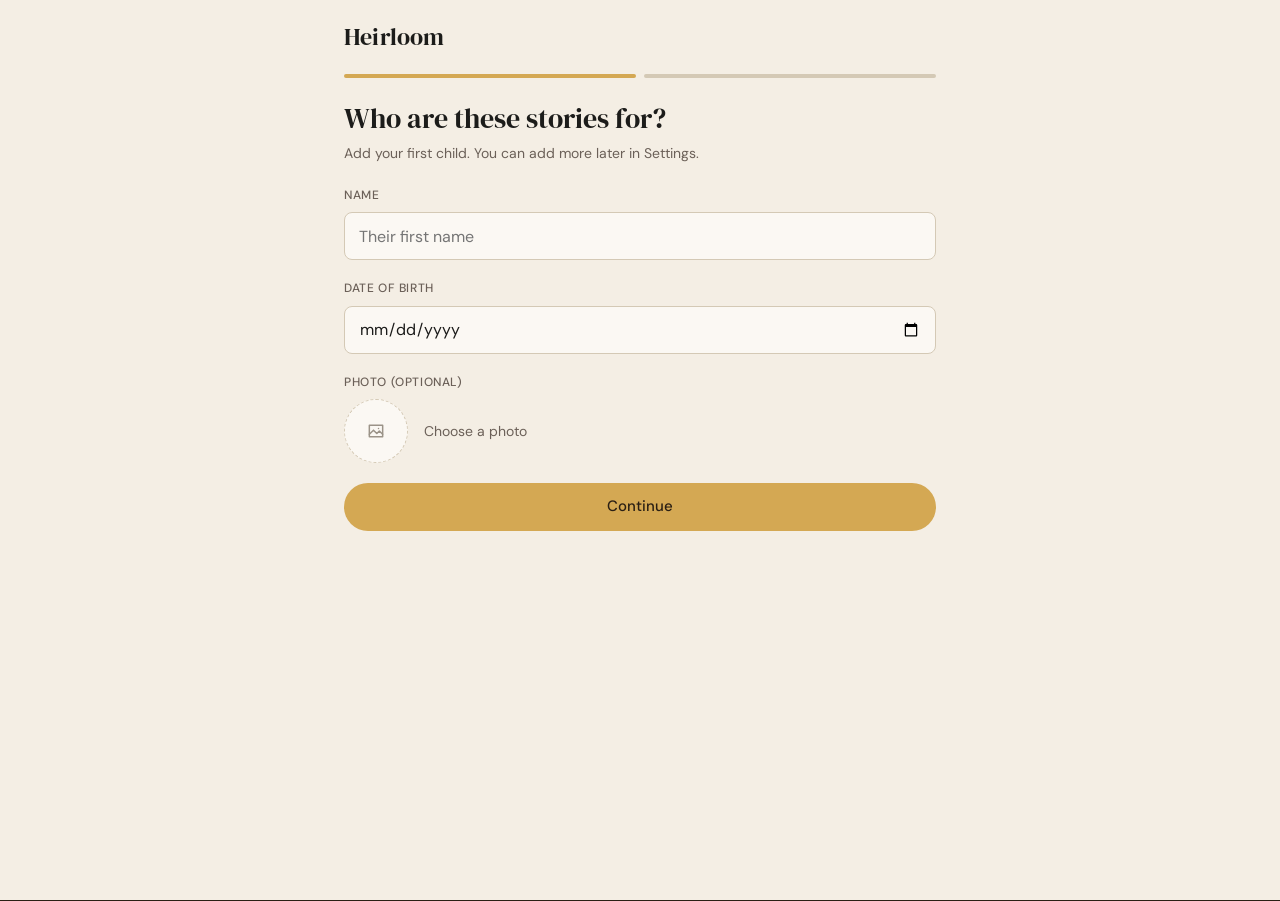
<file: heirloom-pwa/index.html>
<!doctype html>
<html lang="en">
<head>
<meta charset="utf-8">
<meta name="viewport" content="width=device-width, initial-scale=1, viewport-fit=cover">
<meta name="theme-color" content="#2A1F14">
<meta name="description" content="Record stories and messages for the people you love most.">
<meta name="apple-mobile-web-app-capable" content="yes">
<meta name="mobile-web-app-capable" content="yes">
<meta name="apple-mobile-web-app-status-bar-style" content="black-translucent">
<meta name="apple-mobile-web-app-title" content="Heirloom">
<title>Heirloom</title>
<link rel="manifest" href="manifest.json">
<link rel="icon" type="image/png" href="icons/icon-192.png">
<link rel="apple-touch-icon" href="icons/icon-192.png">
<link rel="preconnect" href="https://fonts.googleapis.com">
<link rel="preconnect" href="https://fonts.gstatic.com" crossorigin>
<link href="https://fonts.googleapis.com/css2?family=DM+Serif+Display:ital@0;1&family=DM+Sans:wght@300;400;500&display=swap" rel="stylesheet">
<link rel="stylesheet" href="styles.css">
</head>
<body>

<!-- 1. PIN gate -->
<section id="screen-pin" class="screen dark">
  <div class="pin-wrap">
    <div class="pin-brand">
      <h1 class="wordmark">Heirloom</h1>
      <p class="tagline">Stories worth keeping.</p>
    </div>
    <p class="pin-hint" id="pin-hint">Enter your PIN</p>
    <div class="pin-dots" id="pin-dots" aria-live="polite"><span></span><span></span><span></span><span></span></div>
    <div class="keypad" id="keypad">
      <button type="button" data-key="1">1</button>
      <button type="button" data-key="2">2</button>
      <button type="button" data-key="3">3</button>
      <button type="button" data-key="4">4</button>
      <button type="button" data-key="5">5</button>
      <button type="button" data-key="6">6</button>
      <button type="button" data-key="7">7</button>
      <button type="button" data-key="8">8</button>
      <button type="button" data-key="9">9</button>
      <button type="button" data-key="del" class="key-fn" aria-label="Delete"><span class="ic" data-icon="backspace"></span></button>
      <button type="button" data-key="0">0</button>
      <button type="button" data-key="ok" class="key-fn key-ok" aria-label="Confirm"><span class="ic" data-icon="arrowR"></span></button>
    </div>
    <button type="button" class="link-btn light" id="pin-add-contrib">Add contributor</button>
  </div>
</section>

<!-- 2. Onboarding -->
<section id="screen-onboard" class="screen parchment">
  <div class="pad onboard">
    <p class="wordmark dark-ink">Heirloom</p>
    <div class="ob-steps"><span class="ob-step active" id="ob-dot1"></span><span class="ob-step" id="ob-dot2"></span></div>
    <div id="ob-step1">
      <h1 class="h-serif">Who are these stories for?</h1>
      <p class="sub">Add your first child. You can add more later in Settings.</p>
      <label class="field"><span class="field-label">Name</span><input id="ob-child-name" type="text" autocomplete="off" maxlength="40" placeholder="Their first name"></label>
      <label class="field"><span class="field-label">Date of birth</span><input id="ob-child-dob" type="date"></label>
      <div class="field">
        <span class="field-label">Photo (optional)</span>
        <label class="photo-pick">
          <input type="file" id="ob-child-photo" accept="image/*" class="vh">
          <span class="photo-pick-preview" id="ob-child-photo-preview"><span class="ic" data-icon="image"></span></span>
          <span>Choose a photo</span>
        </label>
      </div>
      <button type="button" class="btn btn-gold btn-block" id="ob-next">Continue</button>
    </div>
    <div id="ob-step2" hidden>
      <h1 class="h-serif">Now, about you</h1>
      <p class="sub">Your name is how your recordings will be signed. Your PIN opens Heirloom on this device.</p>
      <label class="field"><span class="field-label">Your name</span><input id="ob-name" type="text" autocomplete="off" maxlength="40" placeholder="Dad, Mom, Grandma Rose"></label>
      <label class="field"><span class="field-label">4-digit PIN</span><input id="ob-pin" type="password" inputmode="numeric" pattern="[0-9]*" maxlength="4" autocomplete="new-password"></label>
      <label class="field"><span class="field-label">Confirm PIN</span><input id="ob-pin2" type="password" inputmode="numeric" pattern="[0-9]*" maxlength="4" autocomplete="new-password"></label>
      <button type="button" class="btn btn-gold btn-block" id="ob-finish">Start keeping stories</button>
      <button type="button" class="link-btn block" id="ob-back">Back</button>
    </div>
  </div>
</section>

<!-- 3. Home -->
<section id="screen-home" class="screen home">
  <div class="zone-a" id="zone-a">
    <div class="bg-layers" id="bg-layers"></div>
    <div class="bg-overlay"></div>
    <header class="home-header">
      <span class="wordmark sm">Heirloom</span>
      <div class="hdr-right">
        <button type="button" class="child-sel" id="child-sel"><span id="child-sel-name"></span><span class="ic" id="child-sel-chev" data-icon="chevD"></span></button>
        <button type="button" class="icon-btn glass-btn" id="btn-settings" aria-label="Settings"><span class="ic" data-icon="gear"></span></button>
        <button type="button" class="avatar" id="btn-avatar" aria-label="Switch contributor"><span id="avatar-initial"></span></button>
      </div>
    </header>
    <div class="zone-a-content">
      <div class="bg-dots" id="bg-dots"></div>
      <button type="button" class="gift-banner glass" id="gift-banner" hidden>
        <span class="ic gold" data-icon="gift"></span>
        <span class="gift-text"><span class="gift-label">Ready to gift</span><span class="gift-title" id="gift-title"></span></span>
        <span class="ic" data-icon="chevR"></span>
      </button>
      <div class="featured glass" id="featured" role="button" tabindex="0"></div>
    </div>
  </div>
  <div class="zone-b">
    <div class="zb-head">
      <h2 class="h-serif">All recordings</h2>
      <button type="button" class="btn btn-gold btn-sm" id="btn-record">＋ Record</button>
    </div>
    <div class="pills" id="filter-pills"></div>
    <div class="entry-list" id="entry-list"></div>
  </div>
</section>

<!-- 4.1 Choose a prompt -->
<section id="screen-prompt" class="screen parchment">
  <div class="topbar">
    <button type="button" class="icon-btn" id="prompt-close" aria-label="Cancel"><span class="ic" data-icon="close"></span></button>
    <span class="step-label">Step 1 of 4</span>
    <button type="button" class="link-btn" id="prompt-skip">Skip prompt</button>
  </div>
  <div class="pad">
    <h1 class="h-serif">What would you like to share?</h1>
    <div id="prompt-grid"></div>
  </div>
  <div class="sticky-foot"><button type="button" class="btn btn-gold btn-block" id="prompt-continue" disabled>Continue</button></div>
</section>

<!-- 4.2 Record -->
<section id="screen-record" class="screen dark rec">
  <div class="topbar">
    <button type="button" class="icon-btn light" id="rec-close" aria-label="Cancel"><span class="ic" data-icon="close"></span></button>
    <span class="step-label light">Step 2 of 4</span>
    <div class="mode-toggle" id="mode-toggle">
      <button type="button" data-mode="video" class="active" aria-label="Video">🎥</button>
      <button type="button" data-mode="audio" aria-label="Audio only">🎙</button>
    </div>
  </div>
  <div class="rec-stage">
    <p class="rec-prompt" id="rec-prompt"></p>
    <video id="rec-live" class="rec-live" playsinline muted autoplay hidden></video>
    <div id="rec-preview" class="rec-preview" hidden></div>
  </div>
  <div class="rec-controls" id="rec-controls">
    <div class="rec-status" id="rec-status"><span class="rec-dot"></span><span id="rec-time">0:00</span><span class="rec-limit" id="rec-limit">/ 1:00</span></div>
    <div class="dur-pills" id="dur-pills">
      <button type="button" data-min="1" class="active">1 min</button>
      <button type="button" data-min="3">3 min</button>
      <button type="button" data-min="5">5 min</button>
    </div>
    <button type="button" class="rec-btn" id="rec-btn" aria-label="Start recording"><span class="rec-btn-inner"><span class="ic" id="rec-btn-icon" data-icon="video"></span></span></button>
    <p class="rec-hint" id="rec-hint">Tap to start recording</p>
  </div>
  <div class="rec-after" id="rec-after" hidden>
    <button type="button" class="btn btn-ghost-light" id="rec-redo">Re-record</button>
    <button type="button" class="btn btn-gold" id="rec-continue">Continue</button>
  </div>
</section>

<!-- 4.3 Photos -->
<section id="screen-photos" class="screen parchment">
  <div class="topbar">
    <button type="button" class="icon-btn" id="photos-back" aria-label="Back"><span class="ic" data-icon="chevL"></span></button>
    <span class="step-label">Step 3 of 4</span>
    <span class="topbar-spacer"></span>
  </div>
  <div class="pad">
    <h1 class="h-serif">Add photos to this memory</h1>
    <p class="sub">Optional. Photos travel with the recording when you gift it.</p>
    <label class="drop-target">
      <input type="file" id="photo-input" accept="image/*" multiple class="vh">
      <span class="ic gold lg" data-icon="image"></span>
      <span class="drop-title">Tap to choose photos</span>
      <span class="drop-sub">From your camera roll or files</span>
    </label>
    <div class="thumb-row" id="photo-thumbs"></div>
  </div>
  <div class="sticky-foot two">
    <button type="button" class="btn btn-ghost" id="photos-skip">Skip</button>
    <button type="button" class="btn btn-gold" id="photos-continue">Continue</button>
  </div>
</section>

<!-- 4.4 Seal it (also used for Edit) -->
<section id="screen-seal" class="screen parchment">
  <div class="topbar">
    <button type="button" class="icon-btn" id="seal-back" aria-label="Back"><span class="ic" data-icon="chevL"></span></button>
    <span class="step-label" id="seal-step">Step 4 of 4</span>
    <span class="topbar-spacer"></span>
  </div>
  <div class="pad">
    <h1 class="h-serif" id="seal-heading">Seal it</h1>
    <label class="field"><span class="field-label">Title</span><input id="seal-title" type="text" maxlength="90"></label>
    <div class="field"><span class="field-label">Category</span><div class="pills wrap" id="seal-cats"></div></div>
    <label class="field"><span class="field-label">For</span><select id="seal-for"></select></label>
    <div class="field">
      <span class="field-label">Time-lock</span>
      <div class="tabs" id="lock-tabs">
        <button type="button" data-tab="date" class="active">By date</button>
        <button type="button" data-tab="milestone">By milestone</button>
      </div>
      <div class="lock-pane" id="lock-date-pane">
        <label class="field"><span class="field-label small">Opens on</span><input id="seal-date" type="date"></label>
      </div>
      <div class="lock-pane" id="lock-ms-pane" hidden>
        <div class="pills wrap" id="ms-grid"></div>
      </div>
      <label class="check-row"><input type="checkbox" id="seal-unsealed"><span>Leave unsealed (available now)</span></label>
    </div>
  </div>
  <div class="sticky-foot"><button type="button" class="btn btn-gold btn-block" id="seal-save">Save recording</button></div>
</section>

<!-- 5. Entry detail -->
<section id="screen-detail" class="screen parchment">
  <div class="topbar">
    <button type="button" class="icon-btn" id="detail-back" aria-label="Back"><span class="ic" data-icon="chevL"></span></button>
    <span class="topbar-spacer"></span>
    <button type="button" class="icon-btn" id="detail-menu" aria-label="More"><span class="ic" data-icon="more"></span></button>
  </div>
  <div class="pad" id="detail-body"></div>
</section>

<!-- 8. Settings -->
<section id="screen-settings" class="screen parchment">
  <div class="topbar">
    <button type="button" class="icon-btn" id="settings-back" aria-label="Back"><span class="ic" data-icon="chevL"></span></button>
    <span class="step-label">Settings</span>
    <span class="topbar-spacer"></span>
  </div>
  <div class="pad" id="settings-body"></div>
</section>

<!-- 7. Contributor add / edit -->
<section id="screen-contrib" class="screen parchment">
  <div class="topbar">
    <button type="button" class="icon-btn" id="contrib-back" aria-label="Back"><span class="ic" data-icon="chevL"></span></button>
    <span class="step-label" id="contrib-step">Contributor</span>
    <span class="topbar-spacer"></span>
  </div>
  <div class="pad" id="contrib-body"></div>
</section>

<!-- Child add / edit -->
<section id="screen-child" class="screen parchment">
  <div class="topbar">
    <button type="button" class="icon-btn" id="child-back" aria-label="Back"><span class="ic" data-icon="chevL"></span></button>
    <span class="step-label" id="child-step">Child</span>
    <span class="topbar-spacer"></span>
  </div>
  <div class="pad" id="child-body"></div>
</section>

<!-- Overlays -->
<div class="sheet-wrap" id="sheet" hidden>
  <div class="sheet-backdrop" id="sheet-backdrop"></div>
  <div class="sheet-panel" id="sheet-panel" role="dialog" aria-modal="true"></div>
</div>
<div class="modal-wrap" id="modal" hidden>
  <div class="modal-box" id="modal-box" role="alertdialog" aria-modal="true"></div>
</div>
<div class="viewer" id="viewer" hidden>
  <img id="viewer-img" alt="">
  <button type="button" class="icon-btn light viewer-close" id="viewer-close" aria-label="Close"><span class="ic" data-icon="close"></span></button>
</div>
<div class="toast" id="toast" role="status" aria-live="polite" hidden></div>
<input type="file" id="restore-input" class="vh" multiple aria-label="Choose a Heirloom backup to restore">
<noscript><p class="noscript">Heirloom needs JavaScript to run.</p></noscript>

<script src="app.js"></script>
</body>
</html>
</file>
<file: heirloom-pwa/styles.css>
/* Heirloom — Phase 1 styles */

:root {
  --bg-parchment: #F4EEE4;
  --bg-card: rgba(244,238,228,0.97);
  --bg-dark: #2A1F14;
  --text-primary: #1C1C1A;
  --text-secondary: #6B6058;
  --text-muted: #9B9388;
  --text-light: #F5EFE4;
  --accent-gold: #D4A853;
  --accent-gold-light: #E8C97A;
  --accent-gold-dim: rgba(212,168,83,0.25);
  --border-warm: #D4C9B5;
  --border-card: rgba(255,255,255,0.12);
  --shadow-panel: 0 -4px 24px rgba(0,0,0,0.3);

  --green: #5E8C5A;
  --red: #D9534F;
  --u: 8px;
  --side: 24px;
  --r-card: 8px;
  --r-glass: 10px;
  --r-panel: 18px 18px 0 0;
  --font-serif: 'DM Serif Display', Georgia, 'Times New Roman', serif;
  --font-sans: 'DM Sans', -apple-system, BlinkMacSystemFont, 'Segoe UI', Roboto, sans-serif;
  --safe-top: env(safe-area-inset-top, 0px);
  --safe-bottom: env(safe-area-inset-bottom, 0px);
}

* { box-sizing: border-box; }
[hidden] { display: none !important; }

html, body { margin: 0; padding: 0; }
html { -webkit-text-size-adjust: 100%; }
body {
  min-width: 320px;
  background: var(--bg-dark);
  color: var(--text-primary);
  font-family: var(--font-sans);
  font-weight: 400;
  font-size: 15px;
  line-height: 1.45;
  overflow-x: hidden;
  -webkit-font-smoothing: antialiased;
  -webkit-tap-highlight-color: transparent;
}

button, input, select, textarea { font: inherit; color: inherit; }
button { cursor: pointer; border: 0; background: none; padding: 0; }
button:disabled { cursor: default; opacity: 0.45; }
img { display: block; max-width: 100%; }

.vh {
  position: absolute !important; width: 1px; height: 1px; overflow: hidden;
  clip: rect(0 0 0 0); clip-path: inset(50%); white-space: nowrap; opacity: 0;
}

/* ---------- icons ---------- */
.ic { display: inline-flex; width: 20px; height: 20px; flex: 0 0 auto; }
.ic svg { width: 100%; height: 100%; }
.ic.sm { width: 16px; height: 16px; }
.ic.lg { width: 28px; height: 28px; }
.ic.gold { color: var(--accent-gold); }

/* ---------- screens ---------- */
.screen { display: none; min-height: 100vh; min-height: 100dvh; position: relative; }
.screen.active { display: block; }
.screen.dark { background: var(--bg-dark); color: var(--text-light); }
.screen.parchment { background: var(--bg-parchment); color: var(--text-primary); padding-bottom: calc(96px + var(--safe-bottom)); }
.pad { padding: 0 var(--side); }

.wordmark { font-family: var(--font-serif); font-weight: 400; font-size: 32px; letter-spacing: 0.2px; margin: 0; color: var(--text-light); line-height: 1.1; }
.wordmark.sm { font-size: 22px; }
.wordmark.dark-ink { color: var(--text-primary); font-size: 24px; padding-top: calc(24px + var(--safe-top)); }
.h-serif { font-family: var(--font-serif); font-weight: 400; font-size: 28px; line-height: 1.15; margin: 8px 0 8px; }
.sub { color: var(--text-secondary); font-size: 14px; margin: 0 0 24px; }
.tagline { font-size: 13px; color: var(--text-muted); margin: 8px 0 0; font-weight: 300; }

/* ---------- buttons ---------- */
.btn {
  display: inline-flex; align-items: center; justify-content: center; gap: 8px;
  min-height: 48px; padding: 0 24px; border-radius: 999px;
  font-weight: 500; font-size: 15px; transition: transform .1s, background .2s;
}
.btn:active { transform: scale(0.98); }
.btn-block { display: flex; width: 100%; }
.btn-sm { min-height: 36px; padding: 0 16px; font-size: 13px; }
.btn-gold { background: var(--accent-gold); color: var(--bg-dark); }
.btn-gold:hover { background: var(--accent-gold-light); }
.btn-ghost { border: 1px solid var(--border-warm); color: var(--text-primary); background: transparent; }
.btn-ghost-light { border: 1px solid rgba(255,255,255,0.3); color: var(--text-light); }
.btn-danger { background: transparent; color: var(--red); border: 1px solid rgba(217,83,79,0.4); }
.link-btn { color: var(--text-secondary); font-size: 14px; text-decoration: underline; text-underline-offset: 3px; padding: 12px 8px; }
.link-btn.light { color: var(--text-muted); }
.link-btn.block { display: block; margin: 8px auto 0; }
.icon-btn { width: 40px; height: 40px; border-radius: 50%; display: inline-flex; align-items: center; justify-content: center; color: var(--text-primary); }
.icon-btn.light { color: var(--text-light); }
.icon-btn .ic { width: 22px; height: 22px; }

/* ---------- forms ---------- */
.field { display: block; margin: 0 0 20px; }
.field-label { display: block; font-size: 12px; font-weight: 500; letter-spacing: 0.6px; text-transform: uppercase; color: var(--text-secondary); margin-bottom: 8px; }
.field-label.small { text-transform: none; letter-spacing: 0; font-weight: 400; }
.field input[type=text], .field input[type=password], .field input[type=date], .field select {
  display: block; width: 100%; min-height: 48px; padding: 10px 14px;
  border-radius: var(--r-card); border: 1px solid var(--border-warm); background: #FBF8F3;
  font-size: 16px; color: var(--text-primary); -webkit-appearance: none; appearance: none;
}
.field select { background-image: linear-gradient(45deg, transparent 50%, #6B6058 50%), linear-gradient(135deg, #6B6058 50%, transparent 50%); background-position: calc(100% - 20px) 21px, calc(100% - 15px) 21px; background-size: 5px 5px; background-repeat: no-repeat; }
.field input:focus, .field select:focus { outline: 2px solid var(--accent-gold); outline-offset: 1px; }
.check-row { display: flex; align-items: center; gap: 12px; padding: 14px 0 0; font-size: 15px; cursor: pointer; }
.check-row input { width: 22px; height: 22px; accent-color: var(--accent-gold); margin: 0; }
.check-list .check-row { padding: 10px 0; border-bottom: 1px solid rgba(212,201,181,0.5); }

.photo-pick { display: flex; align-items: center; gap: 16px; cursor: pointer; color: var(--text-secondary); font-size: 14px; }
.photo-pick-preview {
  width: 64px; height: 64px; border-radius: 50%; border: 1px dashed var(--border-warm);
  display: inline-flex; align-items: center; justify-content: center; overflow: hidden; background: #FBF8F3; color: var(--text-muted);
}
.photo-pick-preview img { width: 100%; height: 100%; object-fit: cover; }

/* ---------- topbar / sticky footer ---------- */
.topbar {
  display: flex; align-items: center; justify-content: space-between;
  padding: calc(8px + var(--safe-top)) 12px 8px; min-height: 56px;
}
.topbar-spacer { width: 40px; }
.step-label { font-size: 12px; letter-spacing: 0.6px; text-transform: uppercase; color: var(--text-muted); }
.step-label.light { color: rgba(245,239,228,0.55); }
.sticky-foot {
  position: fixed; left: 0; right: 0; bottom: 0; z-index: 5;
  padding: 16px var(--side) calc(16px + var(--safe-bottom));
  background: linear-gradient(to top, var(--bg-parchment) 70%, rgba(244,238,228,0));
}
.sticky-foot.two { display: flex; gap: 12px; }
.sticky-foot.two .btn { flex: 1; }

/* ---------- 1. PIN gate ---------- */
.pin-wrap {
  min-height: 100vh; min-height: 100dvh; display: flex; flex-direction: column; align-items: center; justify-content: center;
  padding: calc(32px + var(--safe-top)) var(--side) calc(24px + var(--safe-bottom)); text-align: center;
}
.pin-brand { margin-bottom: 40px; }
.pin-hint { font-size: 13px; color: rgba(245,239,228,0.7); margin: 0 0 16px; min-height: 20px; }
.pin-hint.error { color: #E8A39F; }
.pin-dots { display: flex; gap: 18px; justify-content: center; margin-bottom: 36px; }
.pin-dots span { width: 13px; height: 13px; border-radius: 50%; border: 1.5px solid var(--accent-gold); transition: background .15s; }
.pin-dots span.filled { background: var(--accent-gold); }
.pin-dots.shake { animation: shake .4s; }
@keyframes shake { 0%,100% { transform: translateX(0); } 20%,60% { transform: translateX(-8px); } 40%,80% { transform: translateX(8px); } }
.keypad { display: grid; grid-template-columns: repeat(3, 72px); gap: 16px 28px; justify-content: center; }
.keypad button {
  width: 72px; height: 72px; border-radius: 50%; font-size: 26px; font-weight: 300; color: var(--text-light);
  background: rgba(255,255,255,0.06); border: 1px solid rgba(255,255,255,0.08);
  display: inline-flex; align-items: center; justify-content: center; transition: background .12s;
}
.keypad button:active { background: rgba(212,168,83,0.3); }
.keypad .key-fn { background: transparent; border-color: transparent; }
.keypad .key-ok { color: var(--accent-gold); }
.keypad .ic { width: 26px; height: 26px; }
#pin-add-contrib { margin-top: 32px; }

/* ---------- 2. Onboarding ---------- */
.onboard { max-width: 480px; margin: 0 auto; padding-bottom: 32px; }
.ob-steps { display: flex; gap: 8px; margin: 24px 0 24px; }
.ob-step { height: 4px; flex: 1; border-radius: 2px; background: var(--border-warm); }
.ob-step.active { background: var(--accent-gold); }

/* ---------- 3. Home ---------- */
.screen.home { background: var(--bg-parchment); }
.zone-a {
  position: relative; min-height: 44vh; min-height: 44svh; color: var(--text-light);
  display: flex; flex-direction: column; background: var(--bg-dark); overflow: hidden;
}
.bg-layers, .bg-overlay { position: absolute; inset: 0; }
.bg-layer { position: absolute; inset: 0; width: 100%; height: 100%; object-fit: cover; opacity: 0; transition: opacity .6s ease; }
.bg-layer.active { opacity: 1; }
.bg-overlay { background: linear-gradient(to bottom, rgba(24,14,6,0.28) 0%, rgba(24,14,6,0.52) 55%, rgba(24,14,6,0.90) 100%); }
.home-header {
  position: relative; z-index: 2; display: flex; align-items: center; justify-content: space-between; gap: 8px;
  padding: calc(12px + var(--safe-top)) 16px 8px var(--side);
}
.hdr-right { display: flex; align-items: center; gap: 8px; min-width: 0; }
.child-sel {
  display: inline-flex; align-items: center; gap: 4px; color: var(--text-light); font-weight: 500; font-size: 14px;
  padding: 6px 10px; border-radius: 999px; max-width: 150px; min-height: 36px;
}
.child-sel span:first-child { overflow: hidden; text-overflow: ellipsis; white-space: nowrap; }
.child-sel .ic { width: 16px; height: 16px; }
.glass-btn { color: var(--text-light); width: 36px; height: 36px; }
.glass-btn .ic { width: 20px; height: 20px; }
.avatar {
  width: 36px; height: 36px; border-radius: 50%; background: var(--accent-gold); color: var(--bg-dark);
  font-weight: 500; font-size: 15px; display: inline-flex; align-items: center; justify-content: center;
  border: 2px solid rgba(255,255,255,0.35); flex: 0 0 auto;
}
.zone-a-content {
  position: relative; z-index: 2; margin-top: auto; padding: 16px var(--side) 40px;
  display: flex; flex-direction: column; gap: 12px;
}
.glass {
  background: rgba(255,255,255,0.07);
  -webkit-backdrop-filter: blur(12px); backdrop-filter: blur(12px);
  border: 1px solid rgba(255,255,255,0.12); border-radius: var(--r-glass); color: var(--text-light);
}
.bg-dots { display: flex; gap: 6px; justify-content: center; margin-bottom: 4px; }
.bg-dots span { width: 6px; height: 6px; border-radius: 3px; background: rgba(255,255,255,0.4); transition: width .3s, background .3s; }
.bg-dots span.active { width: 18px; background: var(--accent-gold-light); }
.gift-banner { display: flex; align-items: center; gap: 12px; padding: 12px 14px; text-align: left; width: 100%; }
.gift-text { flex: 1; min-width: 0; display: flex; flex-direction: column; }
.gift-label { font-size: 11px; letter-spacing: 0.8px; text-transform: uppercase; color: var(--accent-gold-light); }
.gift-title { font-family: var(--font-serif); font-style: italic; font-size: 16px; overflow: hidden; text-overflow: ellipsis; white-space: nowrap; }
.featured { padding: 14px 16px; cursor: pointer; }
.featured.empty { cursor: default; }
.featured-top { display: flex; align-items: center; gap: 8px; margin-bottom: 6px; }
.lock-badge {
  display: inline-flex; align-items: center; gap: 4px; font-size: 11px; letter-spacing: 0.6px; text-transform: uppercase;
  color: var(--accent-gold-light); background: rgba(212,168,83,0.18); border: 1px solid rgba(212,168,83,0.35);
  border-radius: 999px; padding: 3px 9px 3px 7px;
}
.lock-badge .ic { width: 12px; height: 12px; }
.featured-kicker { font-size: 11px; letter-spacing: 0.6px; text-transform: uppercase; color: rgba(245,239,228,0.6); }
.featured-title { font-family: var(--font-serif); font-style: italic; font-size: 22px; line-height: 1.2; margin: 0 0 4px; }
.featured-meta { font-size: 12px; color: rgba(245,239,228,0.62); }

.zone-b {
  position: relative; z-index: 3; margin-top: -18px; background: var(--bg-parchment); border-radius: var(--r-panel);
  box-shadow: var(--shadow-panel); padding: 24px 0 calc(32px + var(--safe-bottom)); min-height: 56vh;
}
.zb-head { display: flex; align-items: center; justify-content: space-between; padding: 0 var(--side); margin-bottom: 12px; }
.zb-head .h-serif { margin: 0; font-size: 24px; }

.pills {
  display: flex; gap: 8px; overflow-x: auto; padding: 4px var(--side) 12px; scrollbar-width: none;
  -webkit-overflow-scrolling: touch;
}
.pills::-webkit-scrollbar { display: none; }
.pills.wrap { flex-wrap: wrap; overflow: visible; padding: 0; }
.pill {
  flex: 0 0 auto; white-space: nowrap; font-size: 13px; padding: 8px 14px; border-radius: 999px;
  border: 1px solid var(--border-warm); color: var(--text-secondary); background: transparent; min-height: 36px;
}
.pill.active { background: var(--bg-dark); border-color: var(--bg-dark); color: var(--text-light); }
.pills.wrap .pill.active { background: var(--accent-gold-dim); border-color: var(--accent-gold); color: var(--text-primary); }

.entry-list { padding: 0 var(--side); }
.entry-row {
  display: flex; align-items: center; gap: 12px; width: 100%; text-align: left;
  padding: 12px 0; border-bottom: 1px solid rgba(212,201,181,0.6);
}
.entry-thumb {
  width: 40px; height: 40px; border-radius: var(--r-card); flex: 0 0 auto; overflow: hidden;
  display: inline-flex; align-items: center; justify-content: center; background: var(--bg-dark); color: var(--accent-gold);
}
.entry-thumb img { width: 100%; height: 100%; object-fit: cover; }
.entry-thumb .ic { width: 18px; height: 18px; }
.entry-main { flex: 1; min-width: 0; }
.entry-title { font-weight: 500; font-size: 13px; color: var(--text-primary); overflow: hidden; text-overflow: ellipsis; white-space: nowrap; }
.entry-meta { font-size: 12px; color: var(--text-muted); overflow: hidden; text-overflow: ellipsis; white-space: nowrap; margin-top: 2px; }
.ind-sealed { width: 8px; height: 8px; border-radius: 50%; background: var(--accent-gold); flex: 0 0 auto; margin-right: 6px; }
.ind-open { width: 20px; height: 20px; border-radius: 50%; background: var(--green); color: #fff; display: inline-flex; align-items: center; justify-content: center; flex: 0 0 auto; }
.ind-open .ic { width: 12px; height: 12px; }
.empty-state { text-align: center; color: var(--text-muted); font-size: 14px; padding: 40px 16px; }
.empty-state .h-serif { color: var(--text-secondary); font-size: 20px; }

/* ---------- 4.1 Prompts ---------- */
.prompt-group { margin: 24px 0 8px; }
.prompt-group h3 { font-family: var(--font-serif); font-weight: 400; font-size: 18px; margin: 0 0 12px; color: var(--text-secondary); }
.prompt-cards { display: grid; grid-template-columns: 1fr 1fr; gap: 10px; }
.prompt-card {
  text-align: left; background: var(--bg-card); border: 1.5px solid var(--border-warm); border-radius: var(--r-card);
  padding: 12px; font-size: 13px; line-height: 1.35; color: var(--text-primary); min-height: 84px; transition: border-color .15s, box-shadow .15s;
}
.prompt-card.selected { border-color: var(--accent-gold); box-shadow: 0 0 0 3px var(--accent-gold-dim); }

/* ---------- 4.2 Record ---------- */
.rec { display: none; flex-direction: column; }
.rec.active { display: flex; }
.mode-toggle { display: inline-flex; background: rgba(255,255,255,0.08); border-radius: 999px; padding: 3px; }
.mode-toggle button { width: 40px; height: 34px; border-radius: 999px; font-size: 17px; opacity: 0.55; }
.mode-toggle button.active { background: rgba(212,168,83,0.3); opacity: 1; }
.mode-toggle.locked { pointer-events: none; opacity: 0.5; }
.rec-stage { flex: 1; display: flex; flex-direction: column; align-items: center; justify-content: center; padding: 16px var(--side); gap: 24px; }
.rec-prompt { font-family: var(--font-serif); font-style: italic; font-size: 24px; line-height: 1.3; text-align: center; color: var(--text-light); margin: 0; max-width: 520px; }
.rec-prompt.muted { color: rgba(245,239,228,0.5); }
.rec-live { width: 100%; max-width: 360px; aspect-ratio: 3 / 4; object-fit: cover; border-radius: 14px; background: #000; transform: scaleX(-1); }
.rec-preview { width: 100%; max-width: 420px; display: flex; flex-direction: column; align-items: center; gap: 16px; }
.rec-preview video { width: 100%; max-height: 46vh; border-radius: 14px; background: #000; }
.rec-preview audio { width: 100%; }
.wave { display: flex; align-items: center; justify-content: center; gap: 4px; height: 48px; }
.wave span { width: 4px; height: 10px; border-radius: 2px; background: var(--accent-gold); opacity: .7; }
.wave.playing span { animation: wave 1s ease-in-out infinite; }
@keyframes wave { 0%,100% { height: 8px; } 50% { height: 44px; } }
.rec-controls { display: flex; flex-direction: column; align-items: center; gap: 16px; padding: 8px var(--side) calc(28px + var(--safe-bottom)); }
.rec-status { display: flex; align-items: center; gap: 8px; font-variant-numeric: tabular-nums; font-size: 15px; visibility: hidden; }
.rec-status.on { visibility: visible; }
.rec-dot { width: 10px; height: 10px; border-radius: 50%; background: #E5484D; animation: pulse 1.2s ease-in-out infinite; }
@keyframes pulse { 0%,100% { opacity: 1; transform: scale(1); } 50% { opacity: .35; transform: scale(.8); } }
.rec-limit { color: rgba(245,239,228,0.5); }
.dur-pills { display: flex; gap: 8px; }
.dur-pills button { padding: 7px 14px; border-radius: 999px; font-size: 13px; border: 1px solid rgba(255,255,255,0.18); color: rgba(245,239,228,0.7); }
.dur-pills button.active { border-color: var(--accent-gold); color: var(--accent-gold-light); background: rgba(212,168,83,0.12); }
.dur-pills.locked { opacity: .35; pointer-events: none; }
.rec-btn { width: 84px; height: 84px; border-radius: 50%; border: 3px solid var(--accent-gold); padding: 6px; display: inline-flex; }
.rec-btn-inner { flex: 1; border-radius: 50%; background: rgba(212,168,83,0.16); display: inline-flex; align-items: center; justify-content: center; color: var(--accent-gold-light); transition: all .2s; }
.rec-btn-inner .ic { width: 30px; height: 30px; }
.rec-btn.recording .rec-btn-inner { background: #E5484D; border-radius: 10px; margin: 14px; color: transparent; }
.rec-hint { margin: 0; font-size: 13px; color: rgba(245,239,228,0.55); }
.rec-after { display: flex; gap: 12px; padding: 8px var(--side) calc(28px + var(--safe-bottom)); }
.rec-after .btn { flex: 1; }

/* ---------- 4.3 Photos ---------- */
.drop-target {
  display: flex; flex-direction: column; align-items: center; justify-content: center; gap: 6px; cursor: pointer;
  border: 1.5px dashed var(--accent-gold); border-radius: var(--r-card); background: var(--bg-card); padding: 32px 16px; text-align: center;
}
.drop-title { font-weight: 500; }
.drop-sub { font-size: 13px; color: var(--text-muted); }
.thumb-row { display: flex; gap: 10px; overflow-x: auto; padding: 16px 0; margin: 0 calc(-1 * var(--side)); padding-left: var(--side); padding-right: var(--side); scrollbar-width: none; }
.thumb-row::-webkit-scrollbar { display: none; }
.thumb { position: relative; flex: 0 0 auto; width: 96px; height: 96px; border-radius: var(--r-card); overflow: hidden; background: var(--border-warm); }
.thumb img { width: 100%; height: 100%; object-fit: cover; }
.thumb-x { position: absolute; top: 4px; right: 4px; width: 26px; height: 26px; border-radius: 50%; background: rgba(28,28,26,0.7); color: #fff; display: inline-flex; align-items: center; justify-content: center; }
.thumb-x .ic { width: 14px; height: 14px; }

/* ---------- 4.4 Seal ---------- */
.tabs { display: flex; background: rgba(212,201,181,0.35); border-radius: 999px; padding: 3px; margin-bottom: 16px; }
.tabs button { flex: 1; min-height: 38px; border-radius: 999px; font-size: 14px; color: var(--text-secondary); }
.tabs button.active { background: #FBF8F3; color: var(--text-primary); font-weight: 500; box-shadow: 0 1px 3px rgba(0,0,0,0.08); }
.tabs.disabled { opacity: .4; pointer-events: none; }
.lock-pane.disabled { opacity: .4; pointer-events: none; }

/* ---------- 5. Detail ---------- */
.detail-title { font-family: var(--font-serif); font-weight: 400; font-size: 32px; line-height: 1.15; margin: 8px 0 16px; }
.meta-list { margin: 0 0 24px; padding: 0; list-style: none; border-top: 1px solid rgba(212,201,181,0.6); }
.meta-list li { display: flex; justify-content: space-between; gap: 16px; padding: 10px 0; border-bottom: 1px solid rgba(212,201,181,0.6); font-size: 14px; }
.meta-list li span:first-child { color: var(--text-muted); }
.meta-list li span:last-child { text-align: right; }
.sealed-panel { background: var(--bg-dark); color: var(--text-light); border-radius: var(--r-card); padding: 24px; text-align: center; margin-bottom: 24px; }
.sealed-panel .ic { width: 32px; height: 32px; color: var(--accent-gold); margin-bottom: 8px; }
.sealed-panel p { margin: 0 0 16px; }
.sealed-cond { font-family: var(--font-serif); font-style: italic; font-size: 20px; }
.sealed-note { font-size: 13px; color: rgba(245,239,228,0.6); }
.sealed-actions { display: flex; flex-direction: column; gap: 10px; }
.player { margin-bottom: 24px; }
.player video { width: 100%; border-radius: var(--r-card); background: #000; max-height: 60vh; }
.player audio { width: 100%; }
.player .wave { margin-bottom: 8px; }
.prompt-quote { font-family: var(--font-serif); font-style: italic; color: var(--text-secondary); font-size: 17px; margin: 0 0 20px; padding-left: 14px; border-left: 2px solid var(--accent-gold); }
.section-label { font-size: 12px; font-weight: 500; letter-spacing: 0.6px; text-transform: uppercase; color: var(--text-secondary); margin: 0 0 10px; }
.photo-strip { display: flex; gap: 10px; overflow-x: auto; margin: 0 calc(-1 * var(--side)) 24px; padding: 0 var(--side); scrollbar-width: none; }
.photo-strip::-webkit-scrollbar { display: none; }
.photo-strip button { flex: 0 0 auto; width: 120px; height: 120px; border-radius: var(--r-card); overflow: hidden; }
.photo-strip img { width: 100%; height: 100%; object-fit: cover; }
.shared-note { font-size: 13px; color: var(--green); text-align: center; margin: 10px 0 0; }

/* ---------- settings / lists ---------- */
.settings-section { margin: 8px 0 28px; }
.settings-section h2 { font-family: var(--font-serif); font-weight: 400; font-size: 22px; margin: 0 0 8px; }
.list-row {
  display: flex; align-items: center; gap: 12px; width: 100%; text-align: left; padding: 12px 0;
  border-bottom: 1px solid rgba(212,201,181,0.6); min-height: 56px;
}
.list-row .grow { flex: 1; min-width: 0; }
.list-row .row-title { font-weight: 500; font-size: 15px; display: block; overflow: hidden; text-overflow: ellipsis; white-space: nowrap; }
.list-row .row-sub { font-size: 12px; color: var(--text-muted); display: block; }
.list-row .ic { color: var(--text-muted); width: 18px; height: 18px; }
.list-row.add { color: var(--accent-gold); font-weight: 500; border-bottom: 0; }
.list-row.add .ic { color: var(--accent-gold); }
.list-row.danger { color: var(--red); }
.mini-avatar { width: 36px; height: 36px; border-radius: 50%; flex: 0 0 auto; background: var(--bg-dark); color: var(--accent-gold-light); display: inline-flex; align-items: center; justify-content: center; font-weight: 500; overflow: hidden; }
.mini-avatar img { width: 100%; height: 100%; object-fit: cover; }
.pin-mask { letter-spacing: 3px; color: var(--text-muted); font-size: 13px; }
.about { font-size: 13px; color: var(--text-muted); }
.form-actions { display: flex; flex-direction: column; gap: 12px; margin-top: 8px; }
.hint { font-size: 13px; color: var(--text-muted); margin: -8px 0 16px; }

/* ---------- sheets / modal / viewer / toast ---------- */
.sheet-wrap { position: fixed; inset: 0; z-index: 40; }
.sheet-backdrop { position: absolute; inset: 0; background: rgba(20,12,4,0.55); animation: fade .2s; }
.sheet-panel {
  position: absolute; left: 0; right: 0; bottom: 0; max-height: 86vh; overflow-y: auto;
  background: var(--bg-parchment); border-radius: var(--r-panel); box-shadow: var(--shadow-panel);
  padding: 12px var(--side) calc(24px + var(--safe-bottom)); animation: up .25s ease;
}
.sheet-grip { width: 40px; height: 4px; border-radius: 2px; background: var(--border-warm); margin: 0 auto 16px; }
.sheet-panel h2 { font-family: var(--font-serif); font-weight: 400; font-size: 24px; margin: 0 0 8px; }
.sheet-panel p { color: var(--text-secondary); font-size: 14px; margin: 0 0 20px; }
.sheet-actions { display: flex; flex-direction: column; gap: 10px; }
.sheet-option { display: flex; align-items: center; gap: 12px; width: 100%; padding: 12px 4px; border-bottom: 1px solid rgba(212,201,181,0.6); text-align: left; font-size: 15px; }
.sheet-option.active { font-weight: 500; }
.sheet-option .ic { margin-left: auto; color: var(--accent-gold); }
@keyframes up { from { transform: translateY(100%); } to { transform: translateY(0); } }
@keyframes fade { from { opacity: 0; } to { opacity: 1; } }

.modal-wrap { position: fixed; inset: 0; z-index: 50; background: rgba(20,12,4,0.6); display: flex; align-items: center; justify-content: center; padding: 24px; animation: fade .15s; }
.modal-box { background: var(--bg-parchment); border-radius: 14px; padding: 24px; width: 100%; max-width: 360px; }
.modal-box h2 { font-family: var(--font-serif); font-weight: 400; font-size: 22px; margin: 0 0 8px; }
.modal-box p { font-size: 14px; color: var(--text-secondary); margin: 0 0 16px; }
.modal-box .field { margin-bottom: 16px; }
.modal-actions { display: flex; flex-direction: column; gap: 10px; margin-top: 8px; }

.viewer { position: fixed; inset: 0; z-index: 60; background: rgba(0,0,0,0.94); display: flex; align-items: center; justify-content: center; animation: fade .2s; }
.viewer img { max-width: 100%; max-height: 100%; object-fit: contain; }
.viewer-close { position: absolute; top: calc(12px + var(--safe-top)); right: 12px; background: rgba(255,255,255,0.12); }

.toast {
  position: fixed; left: 50%; bottom: calc(96px + var(--safe-bottom)); transform: translateX(-50%); z-index: 70;
  background: var(--bg-dark); color: var(--text-light); border: 1px solid rgba(212,168,83,0.4);
  padding: 12px 18px; border-radius: 12px; font-size: 14px; max-width: calc(100vw - 32px); width: max-content;
  box-shadow: 0 6px 24px rgba(0,0,0,0.3); animation: fade .2s;
}
.toast.error { border-color: rgba(229,72,77,0.7); }
.fatal { padding: 48px var(--side); color: var(--text-light); text-align: center; }
.noscript { color: var(--text-light); text-align: center; padding: 48px 24px; }

@media (min-width: 640px) {
  .prompt-cards { grid-template-columns: repeat(3, 1fr); }
  .pad, .entry-list { max-width: 640px; margin-left: auto; margin-right: auto; }
}
@media (prefers-reduced-motion: reduce) {
  *, *::before, *::after { animation-duration: 0.01ms !important; transition-duration: 0.01ms !important; }
}
</file>
